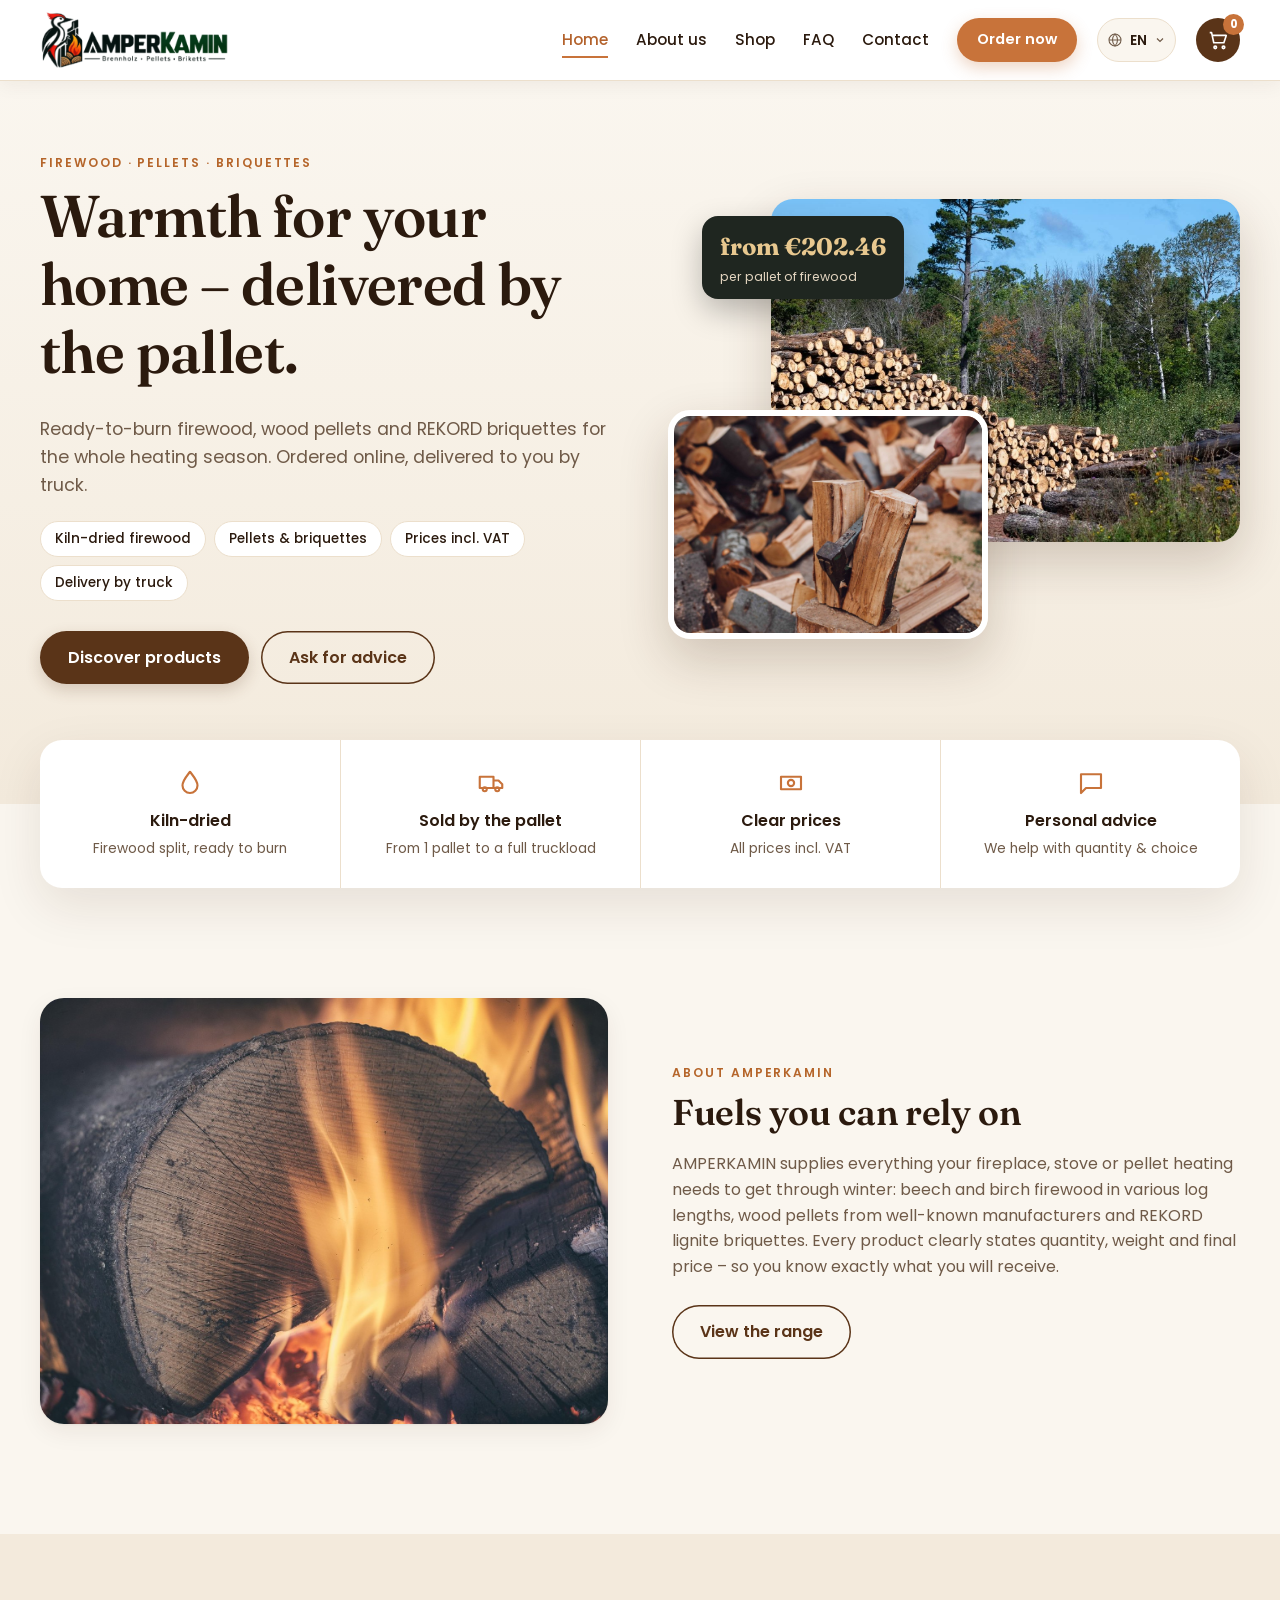
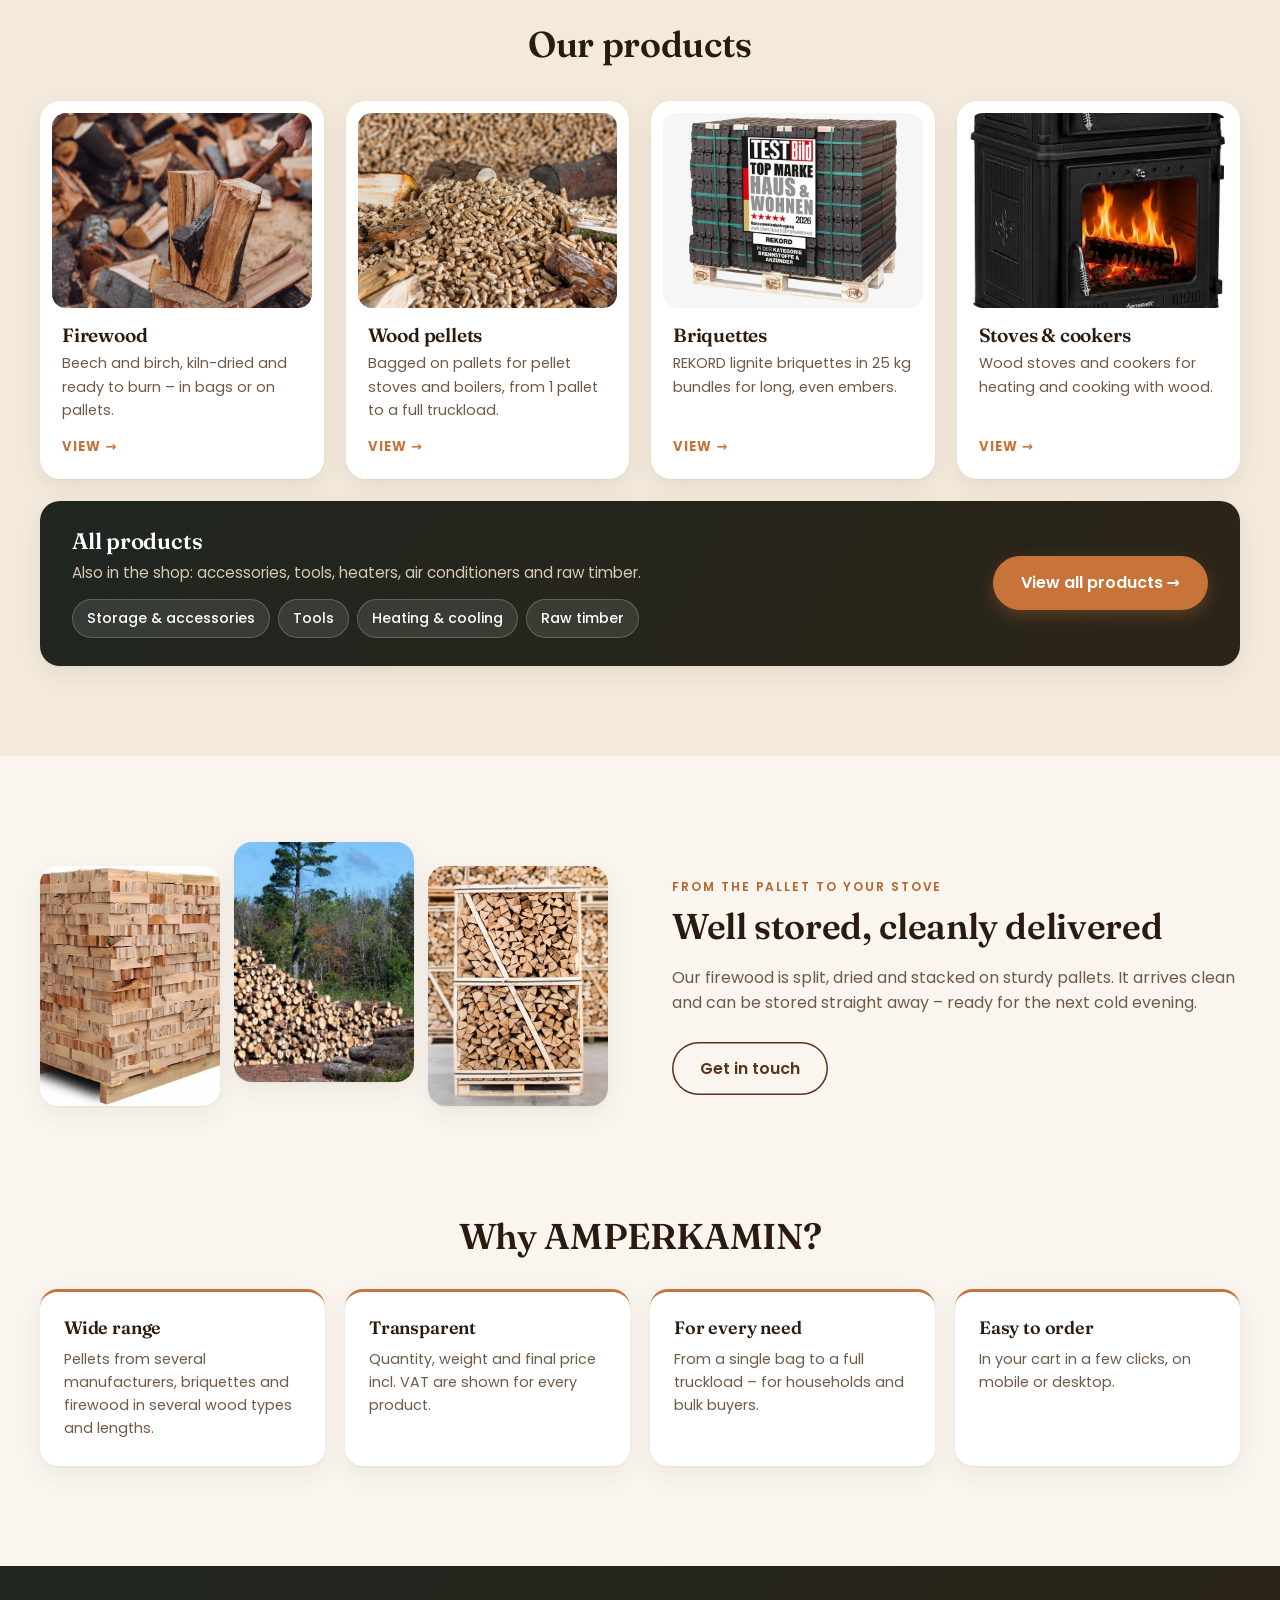
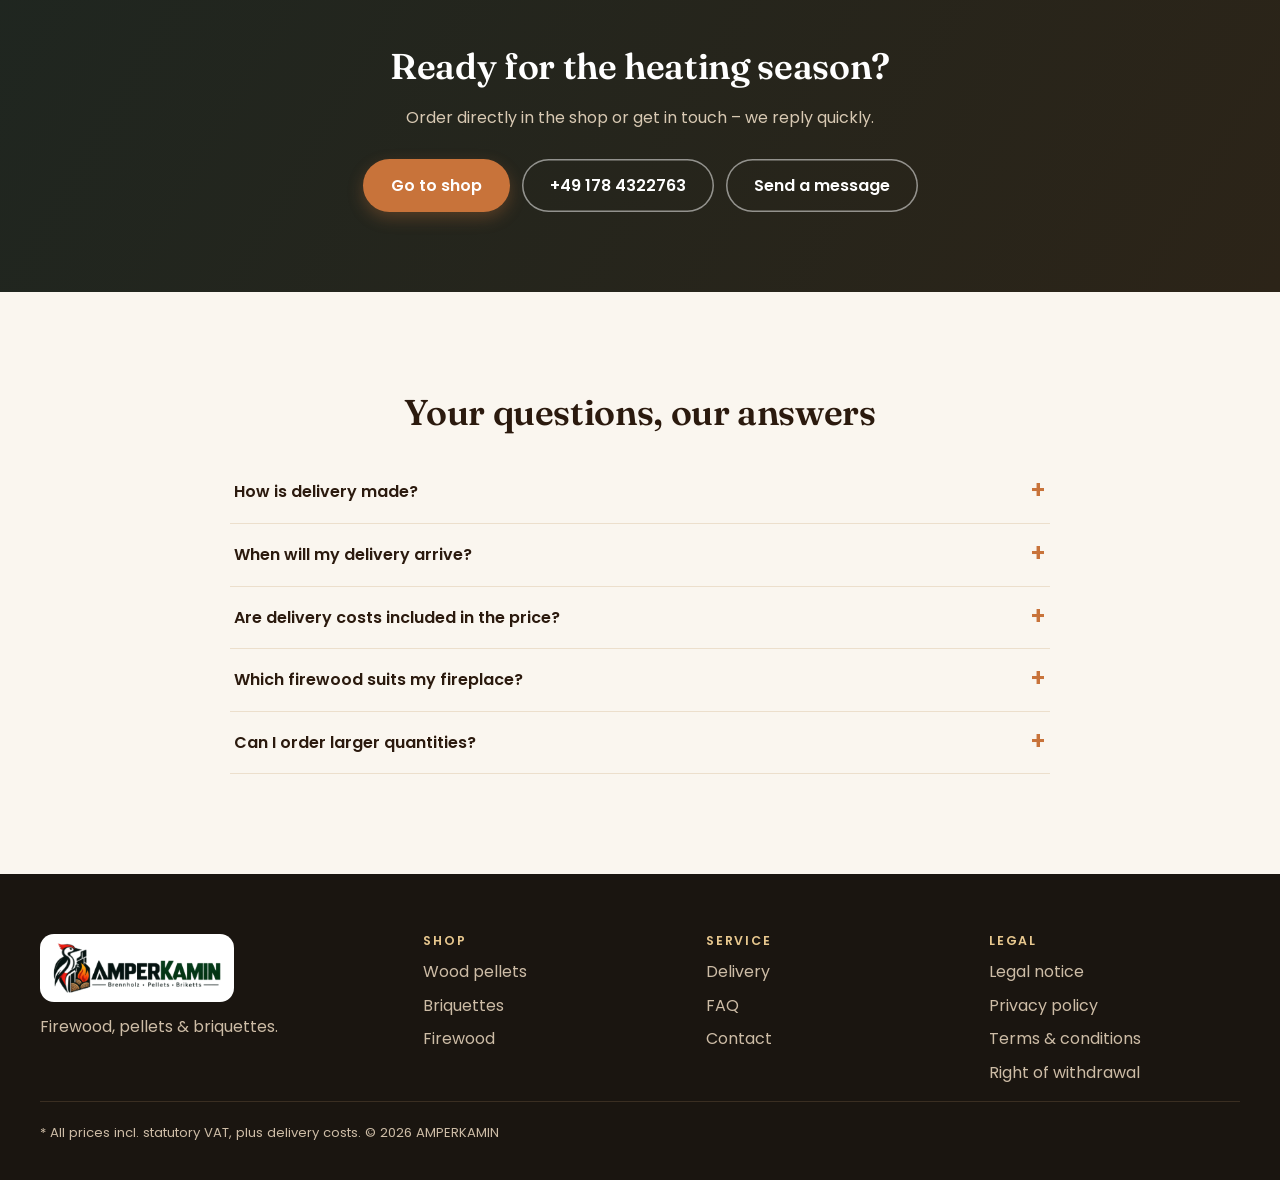
<file: index.html>
<!doctype html>
<html lang="de">
<head>
<meta charset="utf-8">
<meta name="viewport" content="width=device-width, initial-scale=1">
<title>AMPERKAMIN – Brennholz, Pellets & Briketts</title>
<meta name="description" content="Holzpellets, REKORD-Briketts und kammergetrocknetes Brennholz palettenweise bestellen – Preise inkl. MwSt., Lieferung per LKW.">
<meta name="theme-color" content="#1f2620">
<link rel="icon" type="image/png" href="assets/img/favicon.png">
<link rel="preconnect" href="https://fonts.googleapis.com">
<link rel="preconnect" href="https://fonts.gstatic.com" crossorigin>
<link href="https://fonts.googleapis.com/css2?family=Fraunces:opsz,wght@9..144,500;9..144,600&family=Poppins:wght@400;500;600;700&display=swap" rel="stylesheet">
<link rel="stylesheet" href="assets/style.css">
</head>
<body>
<a class="skip" href="#main">Zum Inhalt springen</a>

<header class="header">
  <div class="wrap header__in">
    <a href="index.html" class="logo" aria-label="AMPERKAMIN Startseite"><img src="assets/img/logo-amperkamin.png" alt="AMPERKAMIN – Brennholz · Pellets · Briketts" width="248" height="76"></a>
    <nav class="nav" id="nav" aria-label="Hauptnavigation">
      <a href="index.html" aria-current="page">Startseite</a>
      <a href="ueber-uns.html">Über uns</a>
      <a href="shop.html">Shop</a>
      <a href="#faq">Fragen</a>
      <a href="kontakt.html">Kontakt</a>
    </nav>
    <a href="shop.html" class="btn btn--orange btn--sm header__cta">Bestellen</a>
    <button class="cartbtn" id="openCart" aria-label="Warenkorb öffnen">
      <svg viewBox="0 0 24 24" aria-hidden="true"><path d="M3 4h2l2.4 11h11L21 7H6.2"/><circle cx="9" cy="20" r="1.4"/><circle cx="18" cy="20" r="1.4"/></svg>
      <span class="badge" id="cartCount" aria-live="polite">0</span>
    </button>
    <button class="menubtn" id="menuBtn" aria-label="Menü öffnen" aria-expanded="false" aria-controls="nav"><span></span></button>
  </div>
</header>

<main id="main">
  <!-- Hero -->
  <section class="hero">
    <div class="wrap hero__in">
      <div class="hero__text">
        <p class="eyebrow">Brennholz · Pellets · Briketts</p>
        <h1>Wärme für Ihr Zuhause – direkt auf Palette.</h1>
        <p class="lead">Ofenfertiges Brennholz, Holzpellets und REKORD-Briketts für die ganze Heizsaison. Online bestellt, per LKW zu Ihnen geliefert.</p>
        <ul class="pills">
          <li>Kammergetrocknetes Brennholz</li>
          <li>Pellets &amp; Briketts</li>
          <li>Preise inkl. MwSt.</li>
          <li>Lieferung per LKW</li>
        </ul>
        <div class="hero__cta">
          <a href="shop.html" class="btn">Produkte entdecken</a>
          <a href="kontakt.html" class="btn btn--ghost">Beratung anfragen</a>
        </div>
      </div>
      <div class="hero__collage">
        <img class="hero__img1" src="assets/img/design/holzlager.jpg" alt="Gestapeltes Stammholz am Waldrand" width="1600" height="1067" fetchpriority="high">
        <img class="hero__img2" src="assets/img/design/holzspalten.jpg" alt="Brennholz wird mit der Axt gespalten" width="1600" height="1067">
        <div class="hero__badge"><strong>ab 202,46 €</strong><span>pro Palette Brennholz</span></div>
      </div>
    </div>
  </section>

  <!-- Key facts -->
  <section class="wrap facts" aria-label="Unsere Vorteile">
    <div class="fact">
      <svg viewBox="0 0 24 24" aria-hidden="true"><path d="M12 3c3 4 6 7 6 11a6 6 0 0 1-12 0c0-4 3-7 6-11z"/></svg>
      <strong>Kammergetrocknet</strong><span>Brennholz ofenfertig gespalten</span>
    </div>
    <div class="fact">
      <svg viewBox="0 0 24 24" aria-hidden="true"><path d="M3 7h11v9H3zM14 10h4l3 3v3h-7"/><circle cx="7" cy="17" r="1.6"/><circle cx="17" cy="17" r="1.6"/></svg>
      <strong>Palettenware</strong><span>Von 1 Palette bis zur LKW-Ladung</span>
    </div>
    <div class="fact">
      <svg viewBox="0 0 24 24" aria-hidden="true"><path d="M4 7h16v10H4z"/><circle cx="12" cy="12" r="2.5"/></svg>
      <strong>Klare Preise</strong><span>Alle Preise inkl. MwSt.</span>
    </div>
    <div class="fact">
      <svg viewBox="0 0 24 24" aria-hidden="true"><path d="M4 5h16v11H8l-4 4z"/></svg>
      <strong>Persönliche Beratung</strong><span>Wir helfen bei Menge &amp; Wahl</span>
    </div>
  </section>

  <!-- About -->
  <section id="ueber" class="wrap split">
    <img src="assets/img/design/feuer.jpg" alt="Brennendes Holzscheit im Kamin" loading="lazy">
    <div>
      <p class="eyebrow">Über AMPERKAMIN</p>
      <h2>Brennstoffe, auf die Sie sich verlassen können</h2>
      <p>AMPERKAMIN liefert alles, was Ihren Kamin, Ofen oder Ihre Pelletheizung durch den Winter bringt: Buchen- und Birkenholz in verschiedenen Scheitlängen, Holzpellets bekannter Hersteller und REKORD-Braunkohlebriketts. Jedes Produkt ist mit Menge, Gewicht und Endpreis klar beschrieben – damit Sie genau wissen, was bei Ihnen ankommt.</p>
      <a href="shop.html" class="btn btn--ghost">Zum Sortiment</a>
    </div>
  </section>

  <!-- Categories -->
  <section id="kategorien" class="band">
    <div class="wrap">
      <h2 class="center">Unsere Produkte</h2>
      <div class="catcards">
        <a class="catcard" href="shop.html?cat=kaminholz">
          <img src="assets/img/design/holzspalten.jpg" alt="" loading="lazy">
          <h3>Kaminholz</h3><p>Buche und Birke, kammergetrocknet und ofenfertig – in Säcken oder auf Palette.</p><span class="more-link">Ansehen →</span>
        </a>
        <a class="catcard" href="shop.html?cat=holzpellets">
          <img src="assets/img/design/pellets.jpg" alt="" loading="lazy">
          <h3>Holzpellets</h3><p>Sackware auf Palette für Pelletöfen und -heizungen, von 1 Palette bis zur LKW-Ladung.</p><span class="more-link">Ansehen →</span>
        </a>
        <a class="catcard" href="shop.html?cat=briketts">
          <img src="assets/img/produkte/25kg-palette-testsiegel2026-produktbild_1920_1920x1920-1-800x800.jpg" alt="" loading="lazy">
          <h3>Briketts</h3><p>REKORD-Braunkohlebriketts im 25-kg-Gebinde für lange, gleichmäßige Glut.</p><span class="more-link">Ansehen →</span>
        </a>
        <a class="catcard" href="shop.html?cat=oefen">
          <img src="assets/img/design/kaminofen.jpg" alt="" loading="lazy">
          <h3>Öfen &amp; Herde</h3><p>Kaminöfen und Holz-Küchenherde für Wärme und Kochen mit Holz.</p><span class="more-link">Ansehen →</span>
        </a>
      </div>
      <div class="allprods">
        <div class="allprods__text">
          <h3>Alle Produkte</h3>
          <p>Außerdem im Shop: Zubehör, Werkzeug, Heizgeräte, Klimageräte und Rohholz.</p>
          <ul class="allprods__chips">
            <li><a href="shop.html?cat=zubehoer">Lagerung &amp; Zubehör</a></li>
            <li><a href="shop.html?cat=werkzeug">Werkzeug</a></li>
            <li><a href="shop.html?cat=klima">Heizen &amp; Klima</a></li>
            <li><a href="shop.html?cat=rohholz">Rohholz</a></li>
          </ul>
        </div>
        <a class="btn btn--orange" href="shop.html">Alle Produkte ansehen →</a>
      </div>
    </div>
  </section>

  <!-- Story -->
  <section class="wrap story">
    <div class="story__imgs">
      <img src="assets/img/produkte/Brennholz-Buche-Abschnitte-1-FM-1_2048x2048.jpg" alt="Buchenholz-Abschnitte" loading="lazy">
      <img src="assets/img/design/holzlager.jpg" alt="Holzstapel im Wald" loading="lazy">
      <img src="assets/img/produkte/hele-pallet-beukenhout-recht-blur-inzoom-light_2048x2048.jpg" alt="Palette mit gespaltenem Buchenholz" loading="lazy">
    </div>
    <div>
      <p class="eyebrow">Von der Palette in Ihren Ofen</p>
      <h2>Gut gelagert, sauber geliefert</h2>
      <p>Unser Brennholz wird gespalten, getrocknet und auf stabilen Paletten gestapelt. So kommt es sauber bei Ihnen an und lässt sich direkt einlagern – bereit für den nächsten kalten Abend.</p>
      <a href="kontakt.html" class="btn btn--ghost">Kontakt aufnehmen</a>
    </div>
  </section>

  <!-- Why us -->
  <section class="wrap why">
    <h2 class="center">Warum AMPERKAMIN?</h2>
    <div class="why__grid">
      <article><h3>Große Auswahl</h3><p>Pellets verschiedener Hersteller, Briketts und Brennholz in mehreren Holzarten und Längen.</p></article>
      <article><h3>Transparent</h3><p>Menge, Gewicht und Endpreis inkl. MwSt. stehen bei jedem Produkt.</p></article>
      <article><h3>Für jeden Bedarf</h3><p>Vom Einzelsack bis zur LKW-Ladung – passend für Haushalt und Großabnehmer.</p></article>
      <article><h3>Einfach bestellt</h3><p>In wenigen Klicks im Warenkorb, auf dem Handy wie am Computer.</p></article>
    </div>
  </section>

  <!-- CTA -->
  <section class="ctaband" id="kontakt">
    <div class="wrap">
      <h2>Bereit für die Heizsaison?</h2>
      <p>Bestellen Sie direkt im Shop oder sprechen Sie uns an – wir antworten schnell.</p>
      <div class="ctaband__btns">
        <a href="shop.html" class="btn btn--orange">Zum Shop</a>
        <a href="tel:+491784322763" class="btn btn--outline-light">+49 178 4322763</a>
        <a href="kontakt.html" class="btn btn--outline-light">Nachricht schreiben</a>
      </div>
    </div>
  </section>

  <!-- FAQ -->
  <section id="faq" class="wrap faq-single">
    <h2 class="center">Ihre Fragen, unsere Antworten</h2>
    <details><summary>Wie wird geliefert?</summary><p>Palettenware wird per LKW bis zur Bordsteinkante geliefert. Bitte sorgen Sie für eine befahrbare Zufahrt und einen ebenen Abladeplatz.</p></details>
    <details><summary>Wann kommt meine Lieferung?</summary><p>Nach Ihrer Bestellung melden wir uns, um einen passenden Liefertermin abzustimmen.</p></details>
    <details><summary>Sind die Lieferkosten im Preis enthalten?</summary><p>Die angezeigten Preise enthalten die gesetzliche MwSt. Die Lieferkosten werden vor Abschluss der Bestellung angezeigt.</p></details>
    <details><summary>Welches Brennholz eignet sich für meinen Kamin?</summary><p>Buche brennt lange und gleichmäßig, Birke zündet schnell und brennt mit schönem Flammenbild. Achten Sie auf die passende Scheitlänge (25, 28 oder 33 cm) für Ihren Brennraum.</p></details>
    <details><summary>Kann ich größere Mengen bestellen?</summary><p>Ja – für Großmengen und LKW-Ladungen sprechen Sie uns gerne für ein individuelles Angebot an.</p></details>
  </section>
</main>

<footer class="footer">
  <div class="wrap footer__in">
    <div>
      <a href="index.html" class="logo logo--card" aria-label="AMPERKAMIN Startseite"><img src="assets/img/logo-amperkamin.png" alt="AMPERKAMIN" width="248" height="76" loading="lazy"></a>
      <p>Brennholz, Pellets &amp; Briketts.</p>
    </div>
    <div><h3>Shop</h3><a href="shop.html?cat=holzpellets">Holzpellets</a><a href="shop.html?cat=briketts">Briketts</a><a href="shop.html?cat=kaminholz">Kaminholz</a></div>
    <div><h3>Service</h3><a href="#faq">Lieferung</a><a href="#faq">Häufige Fragen</a><a href="kontakt.html">Kontakt</a></div>
    <div><h3>Rechtliches</h3><a href="impressum.html">Impressum</a><a href="datenschutz.html">Datenschutz</a><a href="agb.html">AGB</a><a href="widerruf.html">Widerrufsbelehrung</a></div>
  </div>
  <p class="wrap footer__legal">* Alle Preise inkl. gesetzl. MwSt., zzgl. Lieferkosten. © 2026 AMPERKAMIN</p>
</footer>

<div class="overlay" id="overlay" hidden></div>
<aside class="drawer" id="drawer" aria-label="Warenkorb" aria-hidden="true" tabindex="-1">
  <div class="drawer__head"><h2>Warenkorb</h2><button class="icon" id="closeCart" aria-label="Warenkorb schließen">✕</button></div>
  <ul class="drawer__list" id="cartList"></ul>
  <div class="drawer__foot">
    <div class="sum"><span>Zwischensumme</span><strong id="cartSum">0,00 €</strong></div>
    <p class="muted small">inkl. MwSt., zzgl. Lieferkosten</p>
    <button class="btn btn--block" id="checkout">Zur Kasse</button>
  </div>
</aside>
<div class="toast" id="toast" role="status" aria-live="polite"></div>

<script src="data/catalogue.js"></script>
<script src="data/neue-produkte.js"></script>
<script src="assets/lang.js"></script>
<script src="assets/i18n.js"></script>
<script src="assets/app.js"></script>
</body>
</html>
</file>
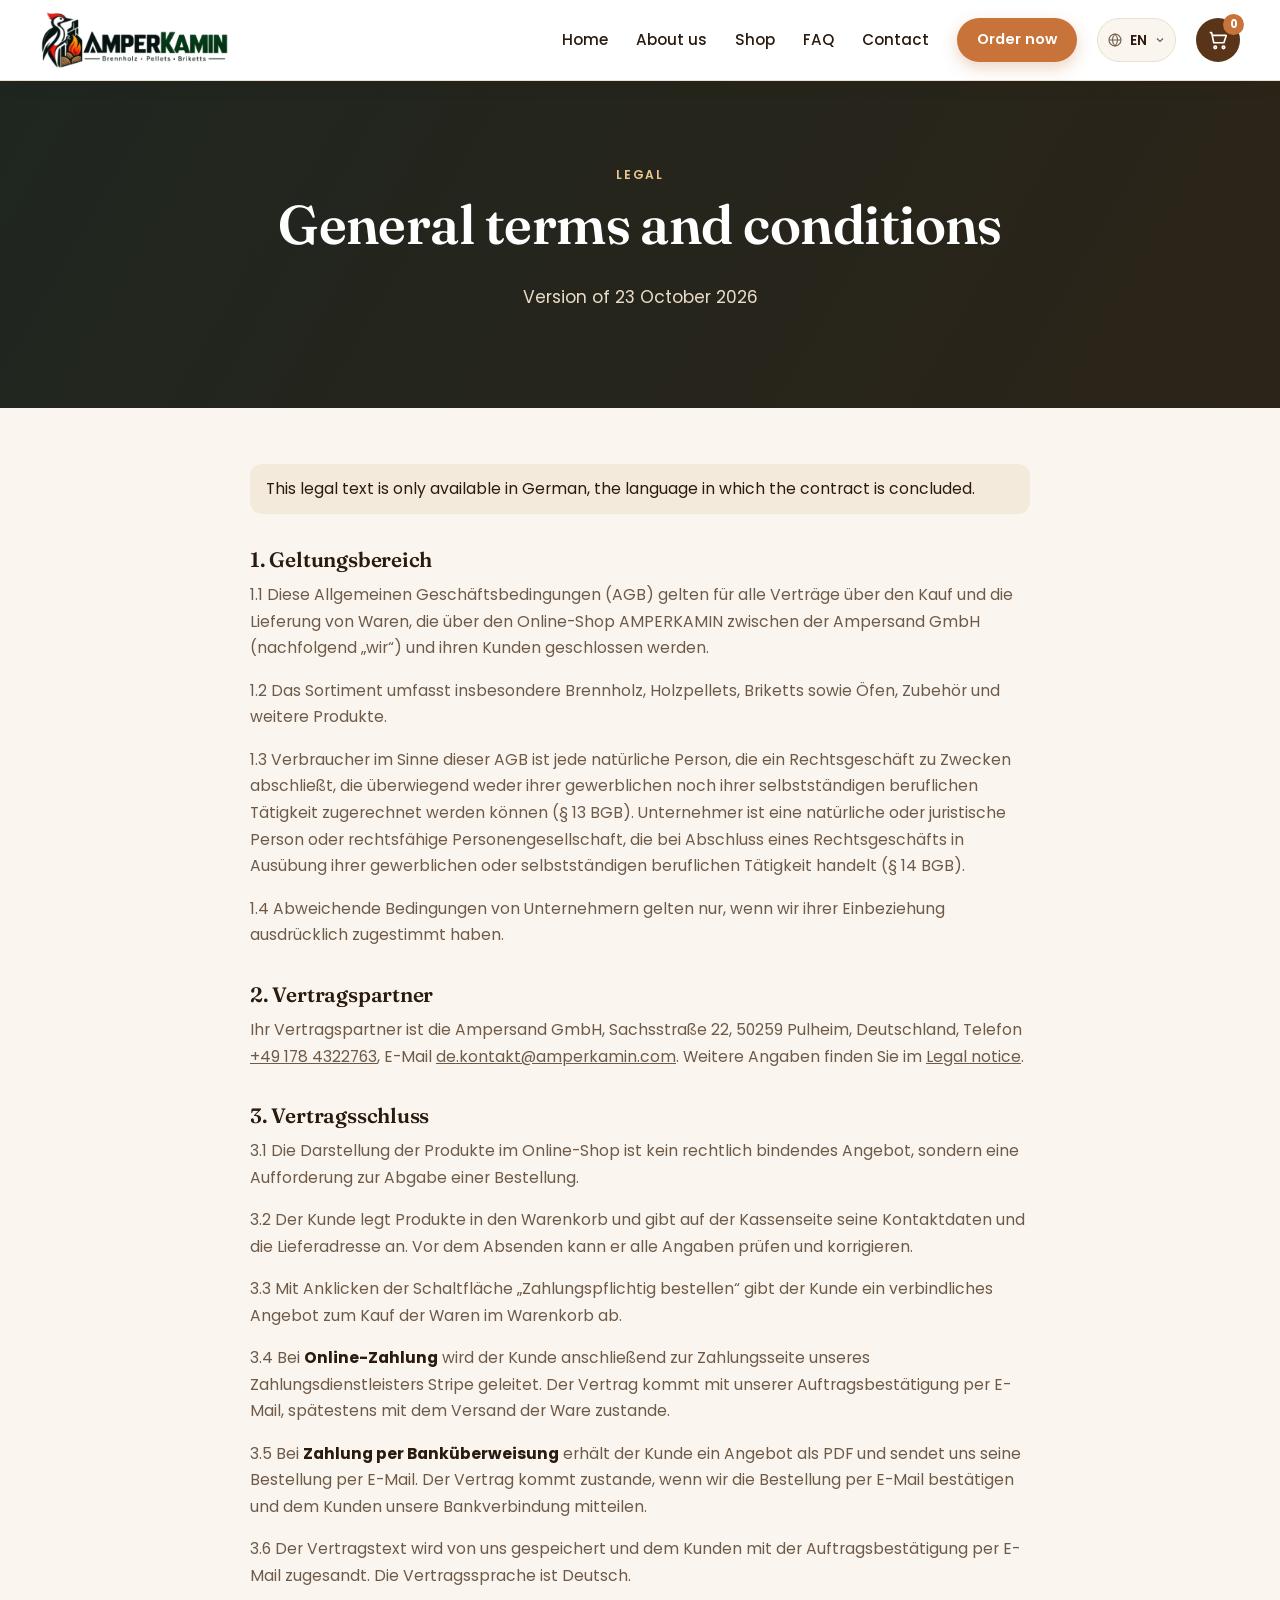
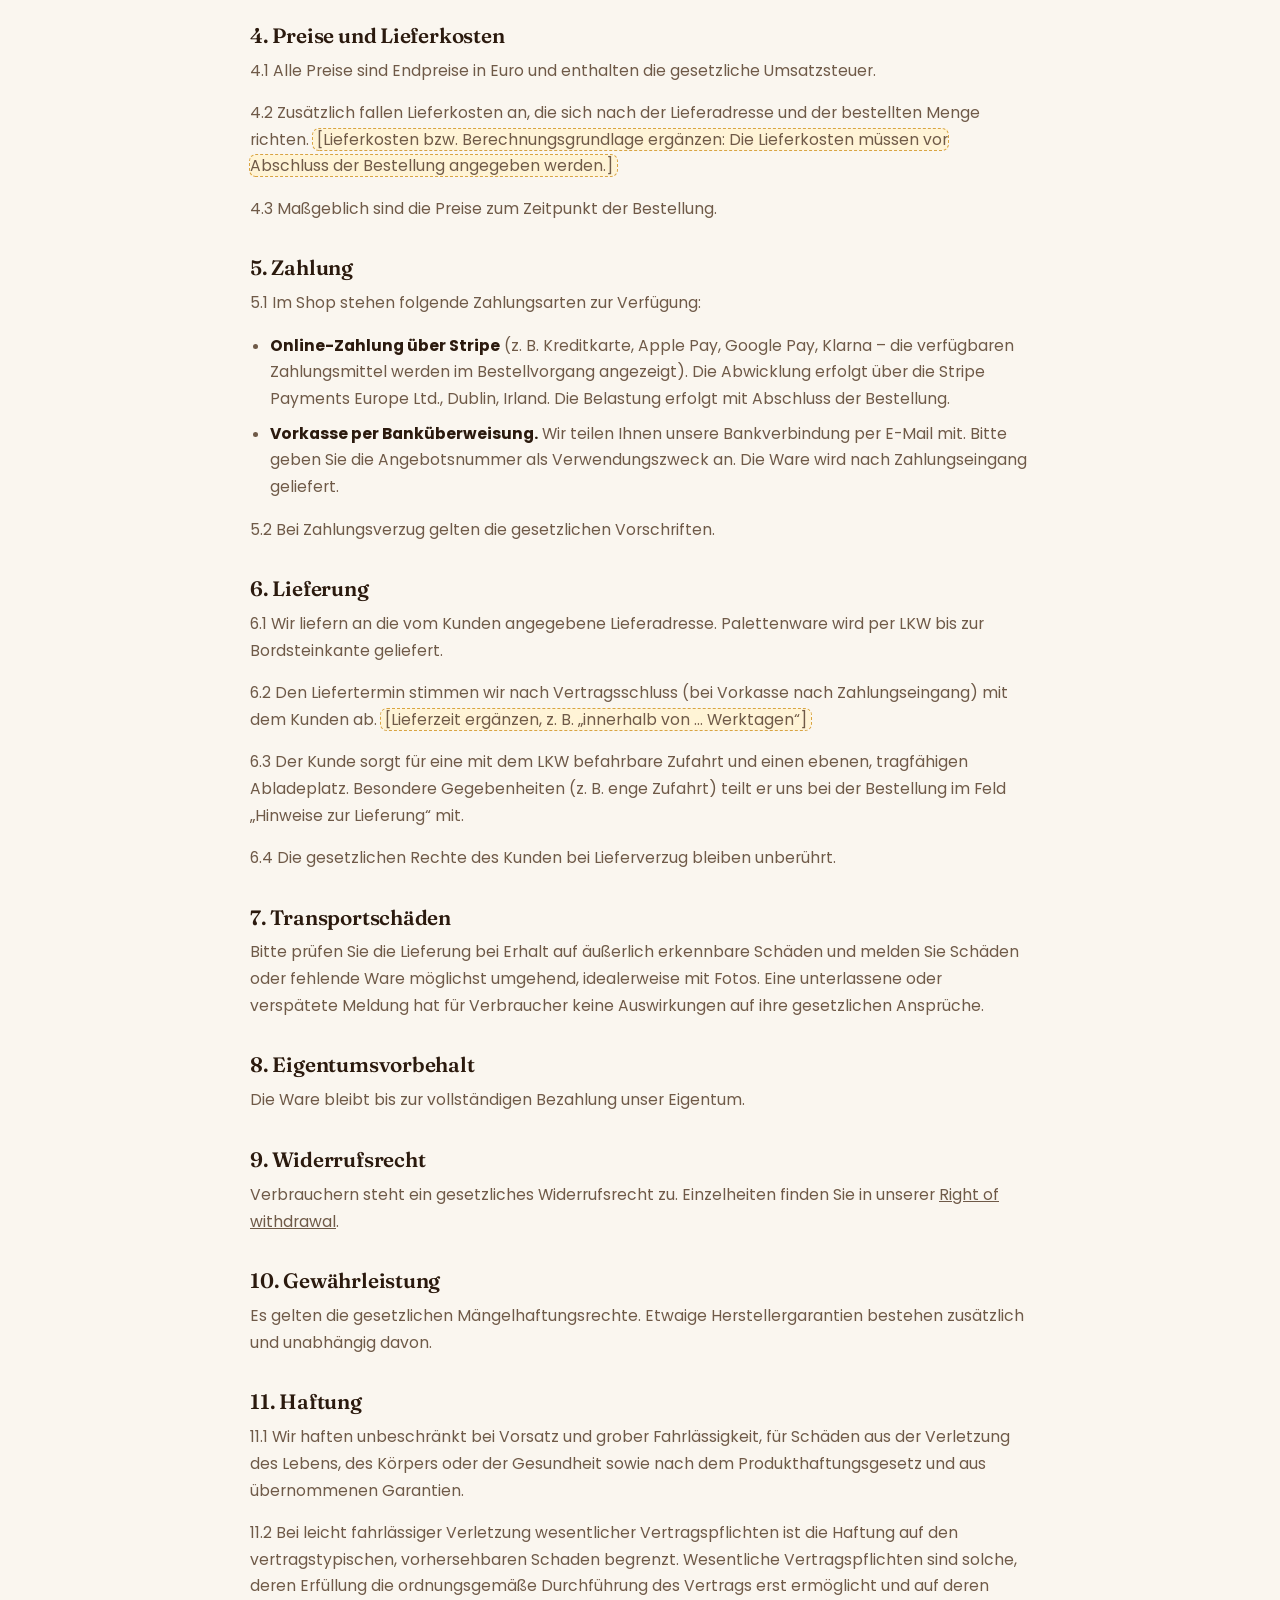
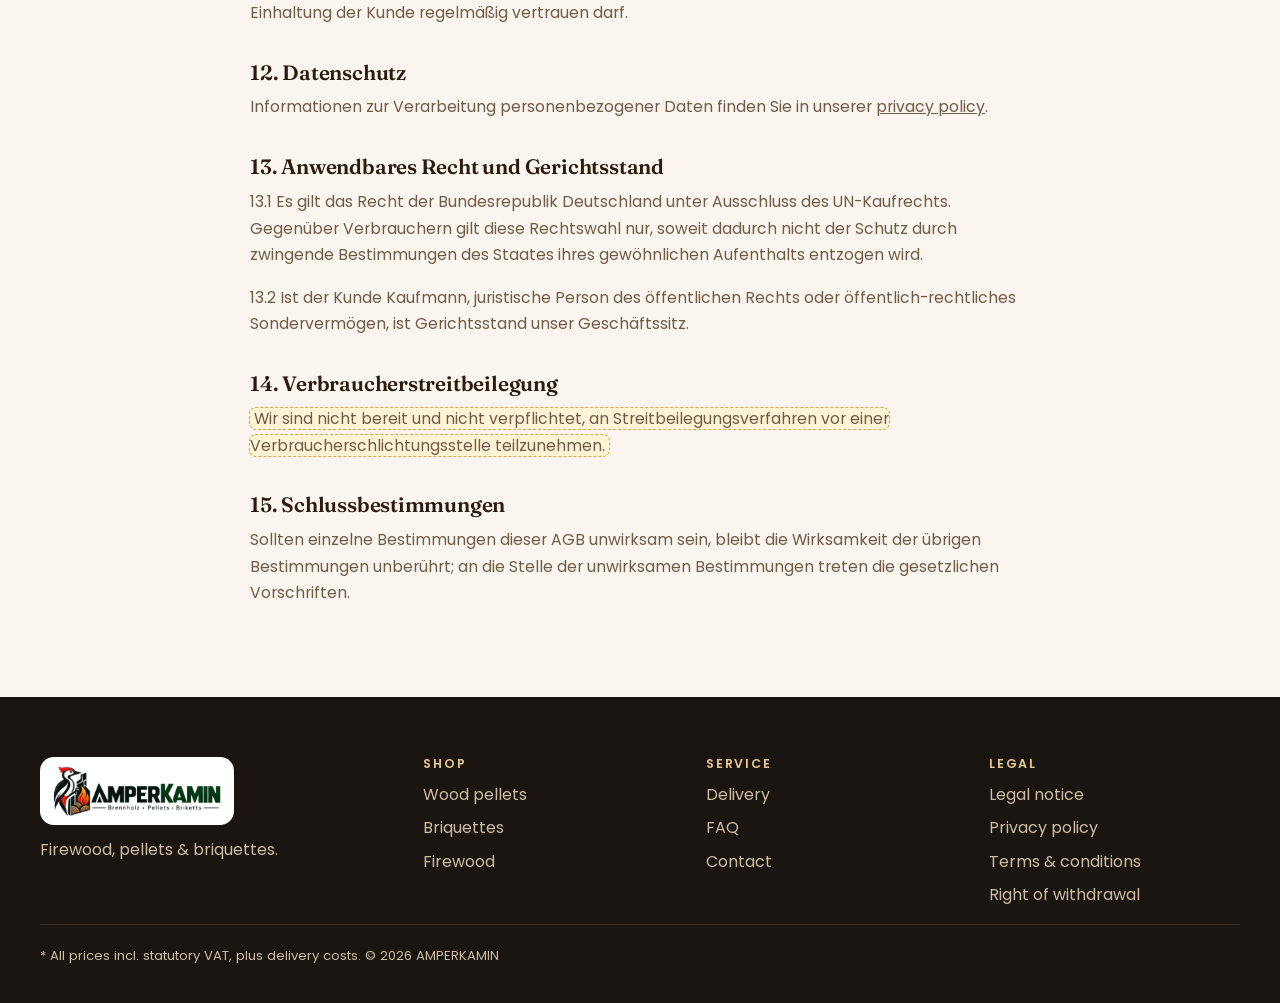
<file: agb.html>
<!doctype html>
<html lang="de">
<head>
<meta charset="utf-8">
<meta name="viewport" content="width=device-width, initial-scale=1">
<title>AGB – AMPERKAMIN</title>
<meta name="description" content="Allgemeine Geschäftsbedingungen des Online-Shops AMPERKAMIN.">
<meta name="theme-color" content="#1f2620">
<link rel="icon" type="image/png" href="assets/img/favicon.png">
<link rel="preconnect" href="https://fonts.googleapis.com">
<link rel="preconnect" href="https://fonts.gstatic.com" crossorigin>
<link href="https://fonts.googleapis.com/css2?family=Fraunces:opsz,wght@9..144,500;9..144,600&family=Poppins:wght@400;500;600;700&display=swap" rel="stylesheet">
<link rel="stylesheet" href="assets/style.css">
</head>
<body>
<a class="skip" href="#main">Zum Inhalt springen</a>

<header class="header">
  <div class="wrap header__in">
    <a href="index.html" class="logo" aria-label="AMPERKAMIN Startseite"><img src="assets/img/logo-amperkamin.png" alt="AMPERKAMIN – Brennholz · Pellets · Briketts" width="248" height="76"></a>
    <nav class="nav" id="nav" aria-label="Hauptnavigation">
      <a href="index.html">Startseite</a>
      <a href="ueber-uns.html">Über uns</a>
      <a href="shop.html">Shop</a>
      <a href="index.html#faq">Fragen</a>
      <a href="kontakt.html">Kontakt</a>
    </nav>
    <a href="shop.html" class="btn btn--orange btn--sm header__cta">Bestellen</a>
    <button class="cartbtn" id="openCart" aria-label="Warenkorb öffnen">
      <svg viewBox="0 0 24 24" aria-hidden="true"><path d="M3 4h2l2.4 11h11L21 7H6.2"/><circle cx="9" cy="20" r="1.4"/><circle cx="18" cy="20" r="1.4"/></svg>
      <span class="badge" id="cartCount" aria-live="polite">0</span>
    </button>
    <button class="menubtn" id="menuBtn" aria-label="Menü öffnen" aria-expanded="false" aria-controls="nav"><span></span></button>
  </div>
</header>

<main id="main">
  <section class="darkhead">
    <div class="wrap">
      <p class="eyebrow">Rechtliches</p>
      <h1>Allgemeine Geschäftsbedingungen</h1>
      <p>Stand: 23. Oktober 2026</p>
    </div>
  </section>

  <article class="wrap prose legal">
    <p class="legal__note">Dieser Rechtstext ist nur auf Deutsch verfügbar. Der Vertrag wird in deutscher Sprache geschlossen.</p>

    <h2>1. Geltungsbereich</h2>
    <p>1.1 Diese Allgemeinen Geschäftsbedingungen (AGB) gelten für alle Verträge über den Kauf und die Lieferung von Waren, die über den Online-Shop AMPERKAMIN zwischen der Ampersand GmbH (nachfolgend „wir“) und ihren Kunden geschlossen werden.</p>
    <p>1.2 Das Sortiment umfasst insbesondere Brennholz, Holzpellets, Briketts sowie Öfen, Zubehör und weitere Produkte.</p>
    <p>1.3 Verbraucher im Sinne dieser AGB ist jede natürliche Person, die ein Rechtsgeschäft zu Zwecken abschließt, die überwiegend weder ihrer gewerblichen noch ihrer selbstständigen beruflichen Tätigkeit zugerechnet werden können (§ 13 BGB). Unternehmer ist eine natürliche oder juristische Person oder rechtsfähige Personengesellschaft, die bei Abschluss eines Rechtsgeschäfts in Ausübung ihrer gewerblichen oder selbstständigen beruflichen Tätigkeit handelt (§ 14 BGB).</p>
    <p>1.4 Abweichende Bedingungen von Unternehmern gelten nur, wenn wir ihrer Einbeziehung ausdrücklich zugestimmt haben.</p>

    <h2>2. Vertragspartner</h2>
    <p>Ihr Vertragspartner ist die Ampersand GmbH, Sachsstraße 22, 50259 Pulheim, Deutschland, Telefon <a href="tel:+491784322763">+49 178 4322763</a>, E-Mail <a href="mailto:de.kontakt@amperkamin.com">de.kontakt@amperkamin.com</a>. Weitere Angaben finden Sie im <a href="impressum.html">Impressum</a>.</p>

    <h2>3. Vertragsschluss</h2>
    <p>3.1 Die Darstellung der Produkte im Online-Shop ist kein rechtlich bindendes Angebot, sondern eine Aufforderung zur Abgabe einer Bestellung.</p>
    <p>3.2 Der Kunde legt Produkte in den Warenkorb und gibt auf der Kassenseite seine Kontaktdaten und die Lieferadresse an. Vor dem Absenden kann er alle Angaben prüfen und korrigieren.</p>
    <p>3.3 Mit Anklicken der Schaltfläche „Zahlungspflichtig bestellen“ gibt der Kunde ein verbindliches Angebot zum Kauf der Waren im Warenkorb ab.</p>
    <p>3.4 Bei <strong>Online-Zahlung</strong> wird der Kunde anschließend zur Zahlungsseite unseres Zahlungsdienstleisters Stripe geleitet. Der Vertrag kommt mit unserer Auftragsbestätigung per E-Mail, spätestens mit dem Versand der Ware zustande.</p>
    <p>3.5 Bei <strong>Zahlung per Banküberweisung</strong> erhält der Kunde ein Angebot als PDF und sendet uns seine Bestellung per E-Mail. Der Vertrag kommt zustande, wenn wir die Bestellung per E-Mail bestätigen und dem Kunden unsere Bankverbindung mitteilen.</p>
    <p>3.6 Der Vertragstext wird von uns gespeichert und dem Kunden mit der Auftragsbestätigung per E-Mail zugesandt. Die Vertragssprache ist Deutsch.</p>

    <h2>4. Preise und Lieferkosten</h2>
    <p>4.1 Alle Preise sind Endpreise in Euro und enthalten die gesetzliche Umsatzsteuer.</p>
    <p>4.2 Zusätzlich fallen Lieferkosten an, die sich nach der Lieferadresse und der bestellten Menge richten. <span class="ph">[Lieferkosten bzw. Berechnungsgrundlage ergänzen: Die Lieferkosten müssen vor Abschluss der Bestellung angegeben werden.]</span></p>
    <p>4.3 Maßgeblich sind die Preise zum Zeitpunkt der Bestellung.</p>

    <h2>5. Zahlung</h2>
    <p>5.1 Im Shop stehen folgende Zahlungsarten zur Verfügung:</p>
    <ul>
      <li><strong>Online-Zahlung über Stripe</strong> (z. B. Kreditkarte, Apple Pay, Google Pay, Klarna – die verfügbaren Zahlungsmittel werden im Bestellvorgang angezeigt). Die Abwicklung erfolgt über die Stripe Payments Europe Ltd., Dublin, Irland. Die Belastung erfolgt mit Abschluss der Bestellung.</li>
      <li><strong>Vorkasse per Banküberweisung.</strong> Wir teilen Ihnen unsere Bankverbindung per E-Mail mit. Bitte geben Sie die Angebotsnummer als Verwendungszweck an. Die Ware wird nach Zahlungseingang geliefert.</li>
    </ul>
    <p>5.2 Bei Zahlungsverzug gelten die gesetzlichen Vorschriften.</p>

    <h2>6. Lieferung</h2>
    <p>6.1 Wir liefern an die vom Kunden angegebene Lieferadresse. Palettenware wird per LKW bis zur Bordsteinkante geliefert.</p>
    <p>6.2 Den Liefertermin stimmen wir nach Vertragsschluss (bei Vorkasse nach Zahlungseingang) mit dem Kunden ab. <span class="ph">[Lieferzeit ergänzen, z. B. „innerhalb von … Werktagen“]</span></p>
    <p>6.3 Der Kunde sorgt für eine mit dem LKW befahrbare Zufahrt und einen ebenen, tragfähigen Abladeplatz. Besondere Gegebenheiten (z. B. enge Zufahrt) teilt er uns bei der Bestellung im Feld „Hinweise zur Lieferung“ mit.</p>
    <p>6.4 Die gesetzlichen Rechte des Kunden bei Lieferverzug bleiben unberührt.</p>

    <h2>7. Transportschäden</h2>
    <p>Bitte prüfen Sie die Lieferung bei Erhalt auf äußerlich erkennbare Schäden und melden Sie Schäden oder fehlende Ware möglichst umgehend, idealerweise mit Fotos. Eine unterlassene oder verspätete Meldung hat für Verbraucher keine Auswirkungen auf ihre gesetzlichen Ansprüche.</p>

    <h2>8. Eigentumsvorbehalt</h2>
    <p>Die Ware bleibt bis zur vollständigen Bezahlung unser Eigentum.</p>

    <h2>9. Widerrufsrecht</h2>
    <p>Verbrauchern steht ein gesetzliches Widerrufsrecht zu. Einzelheiten finden Sie in unserer <a href="widerruf.html">Widerrufsbelehrung</a>.</p>

    <h2>10. Gewährleistung</h2>
    <p>Es gelten die gesetzlichen Mängelhaftungsrechte. Etwaige Herstellergarantien bestehen zusätzlich und unabhängig davon.</p>

    <h2>11. Haftung</h2>
    <p>11.1 Wir haften unbeschränkt bei Vorsatz und grober Fahrlässigkeit, für Schäden aus der Verletzung des Lebens, des Körpers oder der Gesundheit sowie nach dem Produkthaftungsgesetz und aus übernommenen Garantien.</p>
    <p>11.2 Bei leicht fahrlässiger Verletzung wesentlicher Vertragspflichten ist die Haftung auf den vertragstypischen, vorhersehbaren Schaden begrenzt. Wesentliche Vertragspflichten sind solche, deren Erfüllung die ordnungsgemäße Durchführung des Vertrags erst ermöglicht und auf deren Einhaltung der Kunde regelmäßig vertrauen darf.</p>

    <h2>12. Datenschutz</h2>
    <p>Informationen zur Verarbeitung personenbezogener Daten finden Sie in unserer <a href="datenschutz.html">Datenschutzerklärung</a>.</p>

    <h2>13. Anwendbares Recht und Gerichtsstand</h2>
    <p>13.1 Es gilt das Recht der Bundesrepublik Deutschland unter Ausschluss des UN-Kaufrechts. Gegenüber Verbrauchern gilt diese Rechtswahl nur, soweit dadurch nicht der Schutz durch zwingende Bestimmungen des Staates ihres gewöhnlichen Aufenthalts entzogen wird.</p>
    <p>13.2 Ist der Kunde Kaufmann, juristische Person des öffentlichen Rechts oder öffentlich-rechtliches Sondervermögen, ist Gerichtsstand unser Geschäftssitz.</p>

    <h2>14. Verbraucherstreitbeilegung</h2>
    <p><span class="ph">Wir sind nicht bereit und nicht verpflichtet, an Streitbeilegungsverfahren vor einer Verbraucherschlichtungsstelle teilzunehmen.</span></p>

    <h2>15. Schlussbestimmungen</h2>
    <p>Sollten einzelne Bestimmungen dieser AGB unwirksam sein, bleibt die Wirksamkeit der übrigen Bestimmungen unberührt; an die Stelle der unwirksamen Bestimmungen treten die gesetzlichen Vorschriften.</p>
  </article>
</main>

<footer class="footer">
  <div class="wrap footer__in">
    <div>
      <a href="index.html" class="logo logo--card" aria-label="AMPERKAMIN Startseite"><img src="assets/img/logo-amperkamin.png" alt="AMPERKAMIN" width="248" height="76" loading="lazy"></a>
      <p>Brennholz, Pellets &amp; Briketts.</p>
    </div>
    <div><h3>Shop</h3><a href="shop.html?cat=holzpellets">Holzpellets</a><a href="shop.html?cat=briketts">Briketts</a><a href="shop.html?cat=kaminholz">Kaminholz</a></div>
    <div><h3>Service</h3><a href="index.html#faq">Lieferung</a><a href="index.html#faq">Häufige Fragen</a><a href="kontakt.html">Kontakt</a></div>
    <div><h3>Rechtliches</h3><a href="impressum.html">Impressum</a><a href="datenschutz.html">Datenschutz</a><a href="agb.html">AGB</a><a href="widerruf.html">Widerrufsbelehrung</a></div>
  </div>
  <p class="wrap footer__legal">* Alle Preise inkl. gesetzl. MwSt., zzgl. Lieferkosten. © 2026 AMPERKAMIN</p>
</footer>

<div class="overlay" id="overlay" hidden></div>
<aside class="drawer" id="drawer" aria-label="Warenkorb" aria-hidden="true" tabindex="-1">
  <div class="drawer__head"><h2>Warenkorb</h2><button class="icon" id="closeCart" aria-label="Warenkorb schließen">✕</button></div>
  <ul class="drawer__list" id="cartList"></ul>
  <div class="drawer__foot">
    <div class="sum"><span>Zwischensumme</span><strong id="cartSum">0,00 €</strong></div>
    <p class="muted small">inkl. MwSt., zzgl. Lieferkosten</p>
    <button class="btn btn--block" id="checkout">Zur Kasse</button>
  </div>
</aside>
<div class="toast" id="toast" role="status" aria-live="polite"></div>

<script src="data/catalogue.js"></script>
<script src="data/neue-produkte.js"></script>
<script src="assets/lang.js"></script>
<script src="assets/i18n.js"></script>
<script src="assets/app.js"></script>
</body>
</html>
</file>
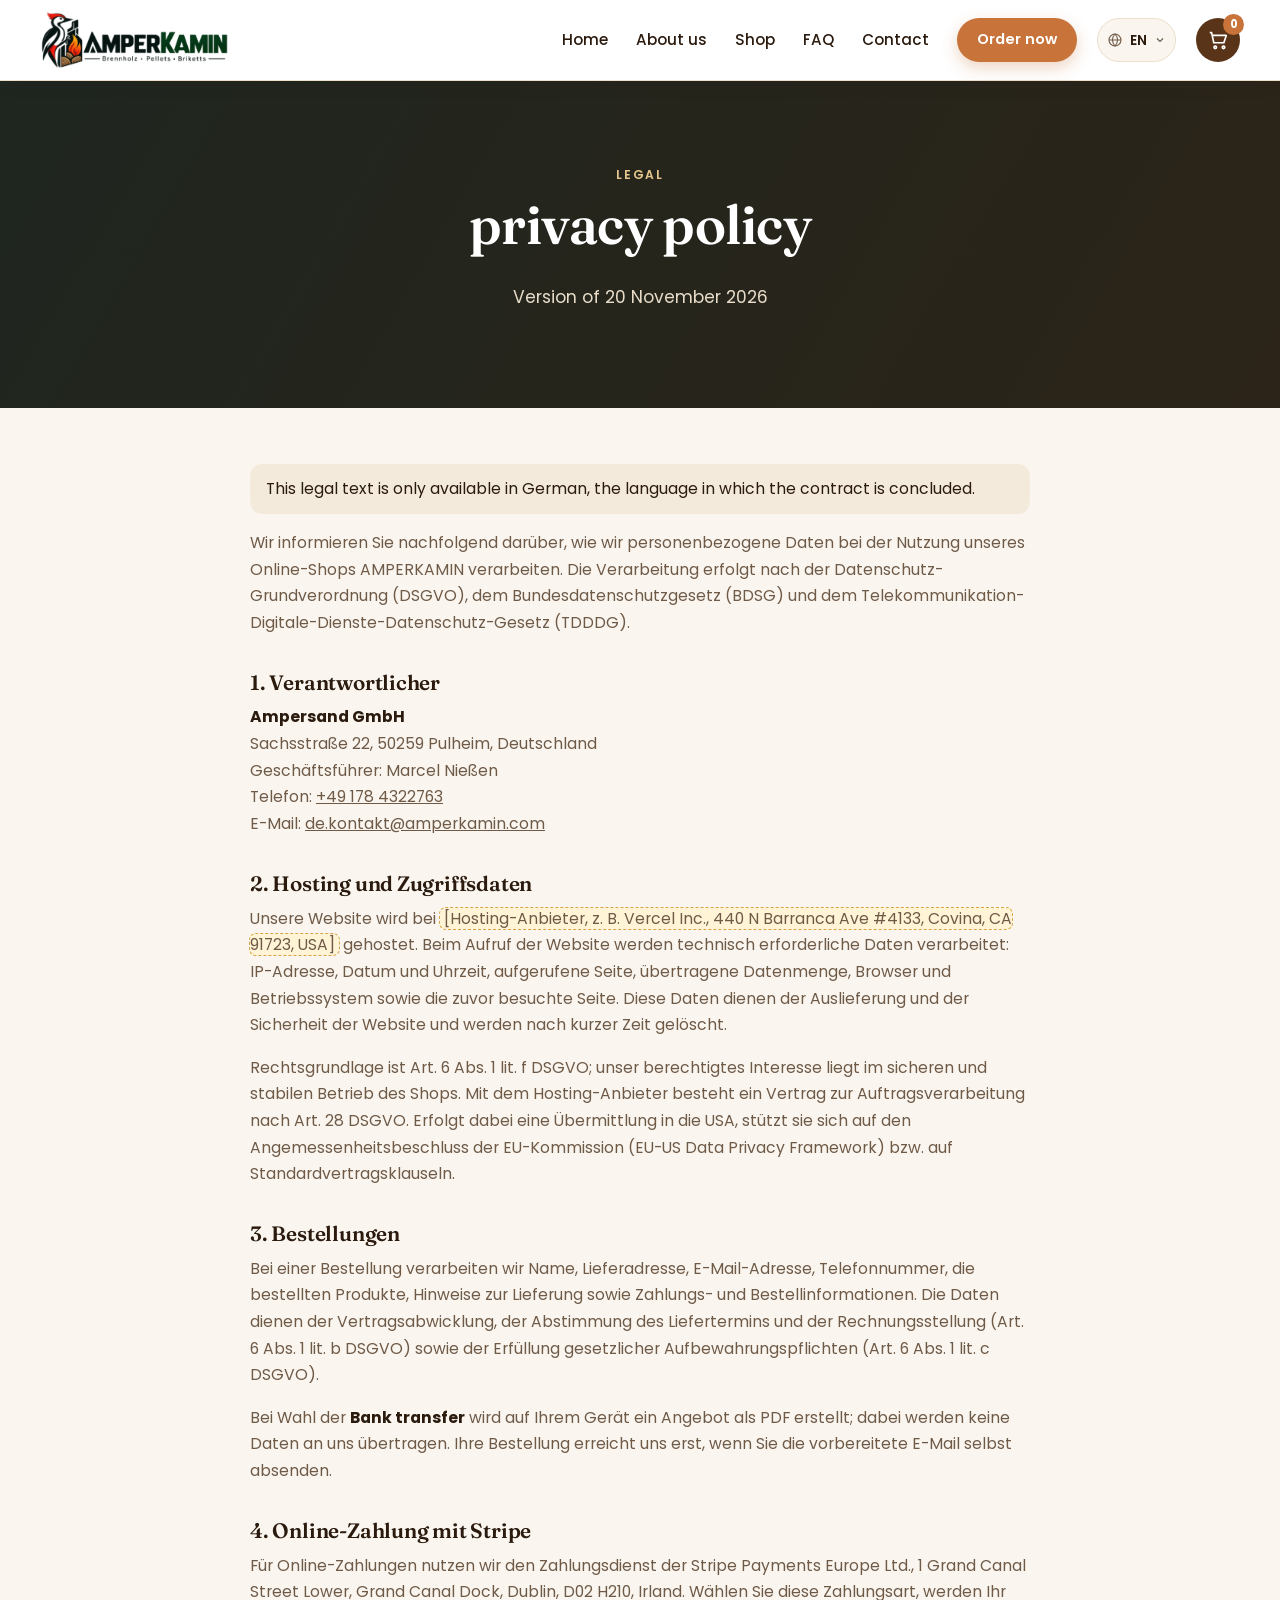
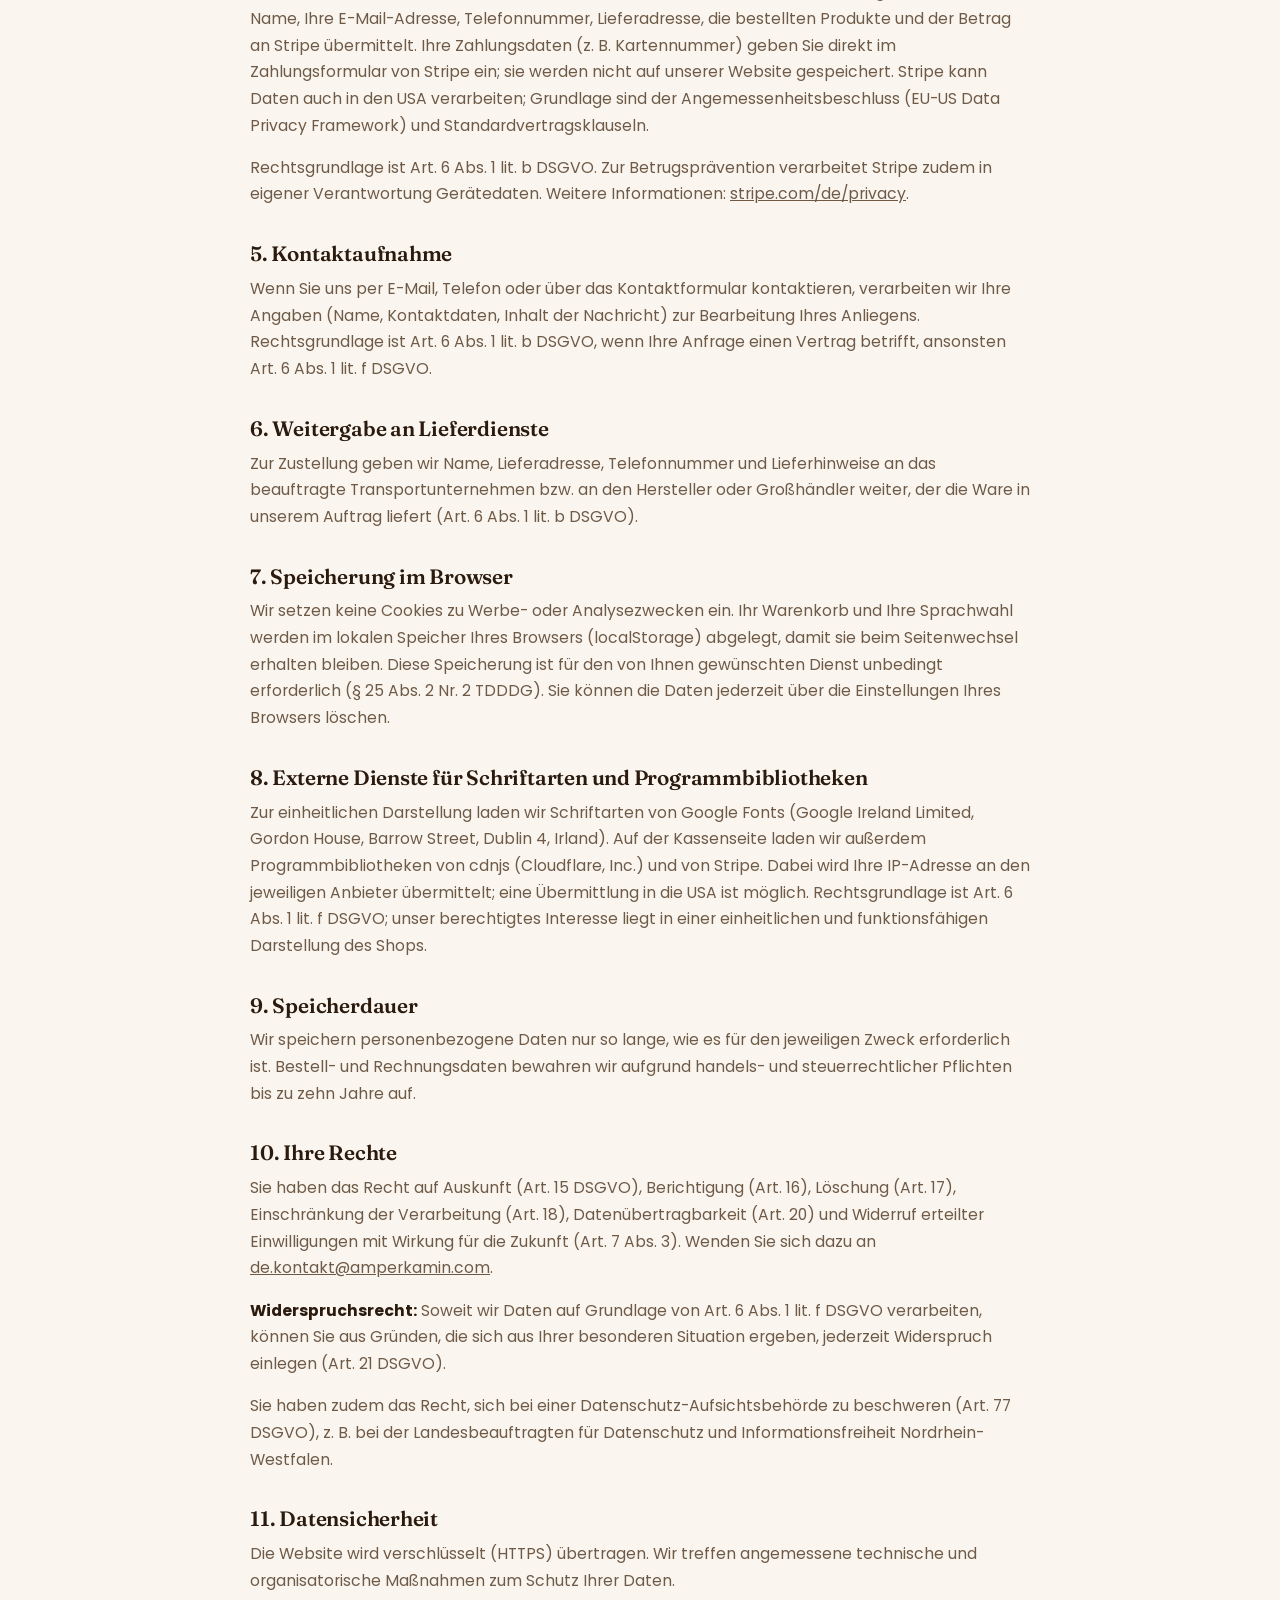
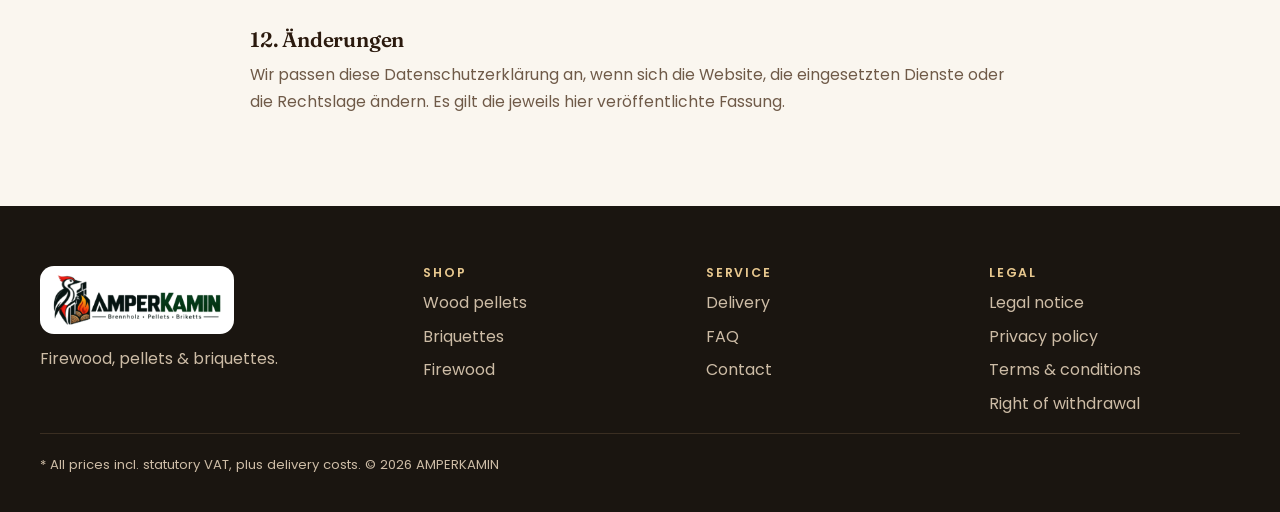
<file: datenschutz.html>
<!doctype html>
<html lang="de">
<head>
<meta charset="utf-8">
<meta name="viewport" content="width=device-width, initial-scale=1">
<title>Datenschutzerklärung – AMPERKAMIN</title>
<meta name="description" content="Datenschutzerklärung des Online-Shops AMPERKAMIN.">
<meta name="theme-color" content="#1f2620">
<link rel="icon" type="image/png" href="assets/img/favicon.png">
<link rel="preconnect" href="https://fonts.googleapis.com">
<link rel="preconnect" href="https://fonts.gstatic.com" crossorigin>
<link href="https://fonts.googleapis.com/css2?family=Fraunces:opsz,wght@9..144,500;9..144,600&family=Poppins:wght@400;500;600;700&display=swap" rel="stylesheet">
<link rel="stylesheet" href="assets/style.css">
</head>
<body>
<a class="skip" href="#main">Zum Inhalt springen</a>

<header class="header">
  <div class="wrap header__in">
    <a href="index.html" class="logo" aria-label="AMPERKAMIN Startseite"><img src="assets/img/logo-amperkamin.png" alt="AMPERKAMIN – Brennholz · Pellets · Briketts" width="248" height="76"></a>
    <nav class="nav" id="nav" aria-label="Hauptnavigation">
      <a href="index.html">Startseite</a>
      <a href="ueber-uns.html">Über uns</a>
      <a href="shop.html">Shop</a>
      <a href="index.html#faq">Fragen</a>
      <a href="kontakt.html">Kontakt</a>
    </nav>
    <a href="shop.html" class="btn btn--orange btn--sm header__cta">Bestellen</a>
    <button class="cartbtn" id="openCart" aria-label="Warenkorb öffnen">
      <svg viewBox="0 0 24 24" aria-hidden="true"><path d="M3 4h2l2.4 11h11L21 7H6.2"/><circle cx="9" cy="20" r="1.4"/><circle cx="18" cy="20" r="1.4"/></svg>
      <span class="badge" id="cartCount" aria-live="polite">0</span>
    </button>
    <button class="menubtn" id="menuBtn" aria-label="Menü öffnen" aria-expanded="false" aria-controls="nav"><span></span></button>
  </div>
</header>

<main id="main">
  <section class="darkhead">
    <div class="wrap">
      <p class="eyebrow">Rechtliches</p>
      <h1>Datenschutzerklärung</h1>
      <p>Stand: 20. November 2026</p>
    </div>
  </section>

  <article class="wrap prose legal">
    <p class="legal__note">Dieser Rechtstext ist nur auf Deutsch verfügbar. Der Vertrag wird in deutscher Sprache geschlossen.</p>

    <p>Wir informieren Sie nachfolgend darüber, wie wir personenbezogene Daten bei der Nutzung unseres Online-Shops AMPERKAMIN verarbeiten. Die Verarbeitung erfolgt nach der Datenschutz-Grundverordnung (DSGVO), dem Bundesdatenschutzgesetz (BDSG) und dem Telekommunikation-Digitale-Dienste-Datenschutz-Gesetz (TDDDG).</p>

    <h2>1. Verantwortlicher</h2>
    <p><strong>Ampersand GmbH</strong><br>Sachsstraße 22, 50259 Pulheim, Deutschland<br>Geschäftsführer: Marcel Nießen<br>Telefon: <a href="tel:+491784322763">+49 178 4322763</a><br>E-Mail: <a href="mailto:de.kontakt@amperkamin.com">de.kontakt@amperkamin.com</a></p>

    <h2>2. Hosting und Zugriffsdaten</h2>
    <p>Unsere Website wird bei <span class="ph">[Hosting-Anbieter, z. B. Vercel Inc., 440 N Barranca Ave #4133, Covina, CA 91723, USA]</span> gehostet. Beim Aufruf der Website werden technisch erforderliche Daten verarbeitet: IP-Adresse, Datum und Uhrzeit, aufgerufene Seite, übertragene Datenmenge, Browser und Betriebssystem sowie die zuvor besuchte Seite. Diese Daten dienen der Auslieferung und der Sicherheit der Website und werden nach kurzer Zeit gelöscht.</p>
    <p>Rechtsgrundlage ist Art. 6 Abs. 1 lit. f DSGVO; unser berechtigtes Interesse liegt im sicheren und stabilen Betrieb des Shops. Mit dem Hosting-Anbieter besteht ein Vertrag zur Auftragsverarbeitung nach Art. 28 DSGVO. Erfolgt dabei eine Übermittlung in die USA, stützt sie sich auf den Angemessenheitsbeschluss der EU-Kommission (EU-US Data Privacy Framework) bzw. auf Standardvertragsklauseln.</p>

    <h2>3. Bestellungen</h2>
    <p>Bei einer Bestellung verarbeiten wir Name, Lieferadresse, E-Mail-Adresse, Telefonnummer, die bestellten Produkte, Hinweise zur Lieferung sowie Zahlungs- und Bestellinformationen. Die Daten dienen der Vertragsabwicklung, der Abstimmung des Liefertermins und der Rechnungsstellung (Art. 6 Abs. 1 lit. b DSGVO) sowie der Erfüllung gesetzlicher Aufbewahrungspflichten (Art. 6 Abs. 1 lit. c DSGVO).</p>
    <p>Bei Wahl der <strong>Banküberweisung</strong> wird auf Ihrem Gerät ein Angebot als PDF erstellt; dabei werden keine Daten an uns übertragen. Ihre Bestellung erreicht uns erst, wenn Sie die vorbereitete E-Mail selbst absenden.</p>

    <h2>4. Online-Zahlung mit Stripe</h2>
    <p>Für Online-Zahlungen nutzen wir den Zahlungsdienst der Stripe Payments Europe Ltd., 1 Grand Canal Street Lower, Grand Canal Dock, Dublin, D02 H210, Irland. Wählen Sie diese Zahlungsart, werden Ihr Name, Ihre E-Mail-Adresse, Telefonnummer, Lieferadresse, die bestellten Produkte und der Betrag an Stripe übermittelt. Ihre Zahlungsdaten (z. B. Kartennummer) geben Sie direkt im Zahlungsformular von Stripe ein; sie werden nicht auf unserer Website gespeichert. Stripe kann Daten auch in den USA verarbeiten; Grundlage sind der Angemessenheitsbeschluss (EU-US Data Privacy Framework) und Standardvertragsklauseln.</p>
    <p>Rechtsgrundlage ist Art. 6 Abs. 1 lit. b DSGVO. Zur Betrugsprävention verarbeitet Stripe zudem in eigener Verantwortung Gerätedaten. Weitere Informationen: <a href="https://stripe.com/de/privacy" target="_blank" rel="noopener">stripe.com/de/privacy</a>.</p>

    <h2>5. Kontaktaufnahme</h2>
    <p>Wenn Sie uns per E-Mail, Telefon oder über das Kontaktformular kontaktieren, verarbeiten wir Ihre Angaben (Name, Kontaktdaten, Inhalt der Nachricht) zur Bearbeitung Ihres Anliegens. Rechtsgrundlage ist Art. 6 Abs. 1 lit. b DSGVO, wenn Ihre Anfrage einen Vertrag betrifft, ansonsten Art. 6 Abs. 1 lit. f DSGVO.</p>

    <h2>6. Weitergabe an Lieferdienste</h2>
    <p>Zur Zustellung geben wir Name, Lieferadresse, Telefonnummer und Lieferhinweise an das beauftragte Transportunternehmen bzw. an den Hersteller oder Großhändler weiter, der die Ware in unserem Auftrag liefert (Art. 6 Abs. 1 lit. b DSGVO).</p>

    <h2>7. Speicherung im Browser</h2>
    <p>Wir setzen keine Cookies zu Werbe- oder Analysezwecken ein. Ihr Warenkorb und Ihre Sprachwahl werden im lokalen Speicher Ihres Browsers (localStorage) abgelegt, damit sie beim Seitenwechsel erhalten bleiben. Diese Speicherung ist für den von Ihnen gewünschten Dienst unbedingt erforderlich (§ 25 Abs. 2 Nr. 2 TDDDG). Sie können die Daten jederzeit über die Einstellungen Ihres Browsers löschen.</p>

    <h2>8. Externe Dienste für Schriftarten und Programmbibliotheken</h2>
    <p>Zur einheitlichen Darstellung laden wir Schriftarten von Google Fonts (Google Ireland Limited, Gordon House, Barrow Street, Dublin 4, Irland). Auf der Kassenseite laden wir außerdem Programmbibliotheken von cdnjs (Cloudflare, Inc.) und von Stripe. Dabei wird Ihre IP-Adresse an den jeweiligen Anbieter übermittelt; eine Übermittlung in die USA ist möglich. Rechtsgrundlage ist Art. 6 Abs. 1 lit. f DSGVO; unser berechtigtes Interesse liegt in einer einheitlichen und funktionsfähigen Darstellung des Shops.</p>

    <h2>9. Speicherdauer</h2>
    <p>Wir speichern personenbezogene Daten nur so lange, wie es für den jeweiligen Zweck erforderlich ist. Bestell- und Rechnungsdaten bewahren wir aufgrund handels- und steuerrechtlicher Pflichten bis zu zehn Jahre auf.</p>

    <h2>10. Ihre Rechte</h2>
    <p>Sie haben das Recht auf Auskunft (Art. 15 DSGVO), Berichtigung (Art. 16), Löschung (Art. 17), Einschränkung der Verarbeitung (Art. 18), Datenübertragbarkeit (Art. 20) und Widerruf erteilter Einwilligungen mit Wirkung für die Zukunft (Art. 7 Abs. 3). Wenden Sie sich dazu an <a href="mailto:de.kontakt@amperkamin.com">de.kontakt@amperkamin.com</a>.</p>
    <p><strong>Widerspruchsrecht:</strong> Soweit wir Daten auf Grundlage von Art. 6 Abs. 1 lit. f DSGVO verarbeiten, können Sie aus Gründen, die sich aus Ihrer besonderen Situation ergeben, jederzeit Widerspruch einlegen (Art. 21 DSGVO).</p>
    <p>Sie haben zudem das Recht, sich bei einer Datenschutz-Aufsichtsbehörde zu beschweren (Art. 77 DSGVO), z. B. bei der Landesbeauftragten für Datenschutz und Informationsfreiheit Nordrhein-Westfalen.</p>

    <h2>11. Datensicherheit</h2>
    <p>Die Website wird verschlüsselt (HTTPS) übertragen. Wir treffen angemessene technische und organisatorische Maßnahmen zum Schutz Ihrer Daten.</p>

    <h2>12. Änderungen</h2>
    <p>Wir passen diese Datenschutzerklärung an, wenn sich die Website, die eingesetzten Dienste oder die Rechtslage ändern. Es gilt die jeweils hier veröffentlichte Fassung.</p>
  </article>
</main>

<footer class="footer">
  <div class="wrap footer__in">
    <div>
      <a href="index.html" class="logo logo--card" aria-label="AMPERKAMIN Startseite"><img src="assets/img/logo-amperkamin.png" alt="AMPERKAMIN" width="248" height="76" loading="lazy"></a>
      <p>Brennholz, Pellets &amp; Briketts.</p>
    </div>
    <div><h3>Shop</h3><a href="shop.html?cat=holzpellets">Holzpellets</a><a href="shop.html?cat=briketts">Briketts</a><a href="shop.html?cat=kaminholz">Kaminholz</a></div>
    <div><h3>Service</h3><a href="index.html#faq">Lieferung</a><a href="index.html#faq">Häufige Fragen</a><a href="kontakt.html">Kontakt</a></div>
    <div><h3>Rechtliches</h3><a href="impressum.html">Impressum</a><a href="datenschutz.html">Datenschutz</a><a href="agb.html">AGB</a><a href="widerruf.html">Widerrufsbelehrung</a></div>
  </div>
  <p class="wrap footer__legal">* Alle Preise inkl. gesetzl. MwSt., zzgl. Lieferkosten. © 2026 AMPERKAMIN</p>
</footer>

<div class="overlay" id="overlay" hidden></div>
<aside class="drawer" id="drawer" aria-label="Warenkorb" aria-hidden="true" tabindex="-1">
  <div class="drawer__head"><h2>Warenkorb</h2><button class="icon" id="closeCart" aria-label="Warenkorb schließen">✕</button></div>
  <ul class="drawer__list" id="cartList"></ul>
  <div class="drawer__foot">
    <div class="sum"><span>Zwischensumme</span><strong id="cartSum">0,00 €</strong></div>
    <p class="muted small">inkl. MwSt., zzgl. Lieferkosten</p>
    <button class="btn btn--block" id="checkout">Zur Kasse</button>
  </div>
</aside>
<div class="toast" id="toast" role="status" aria-live="polite"></div>

<script src="data/catalogue.js"></script>
<script src="data/neue-produkte.js"></script>
<script src="assets/lang.js"></script>
<script src="assets/i18n.js"></script>
<script src="assets/app.js"></script>
</body>
</html>
</file>
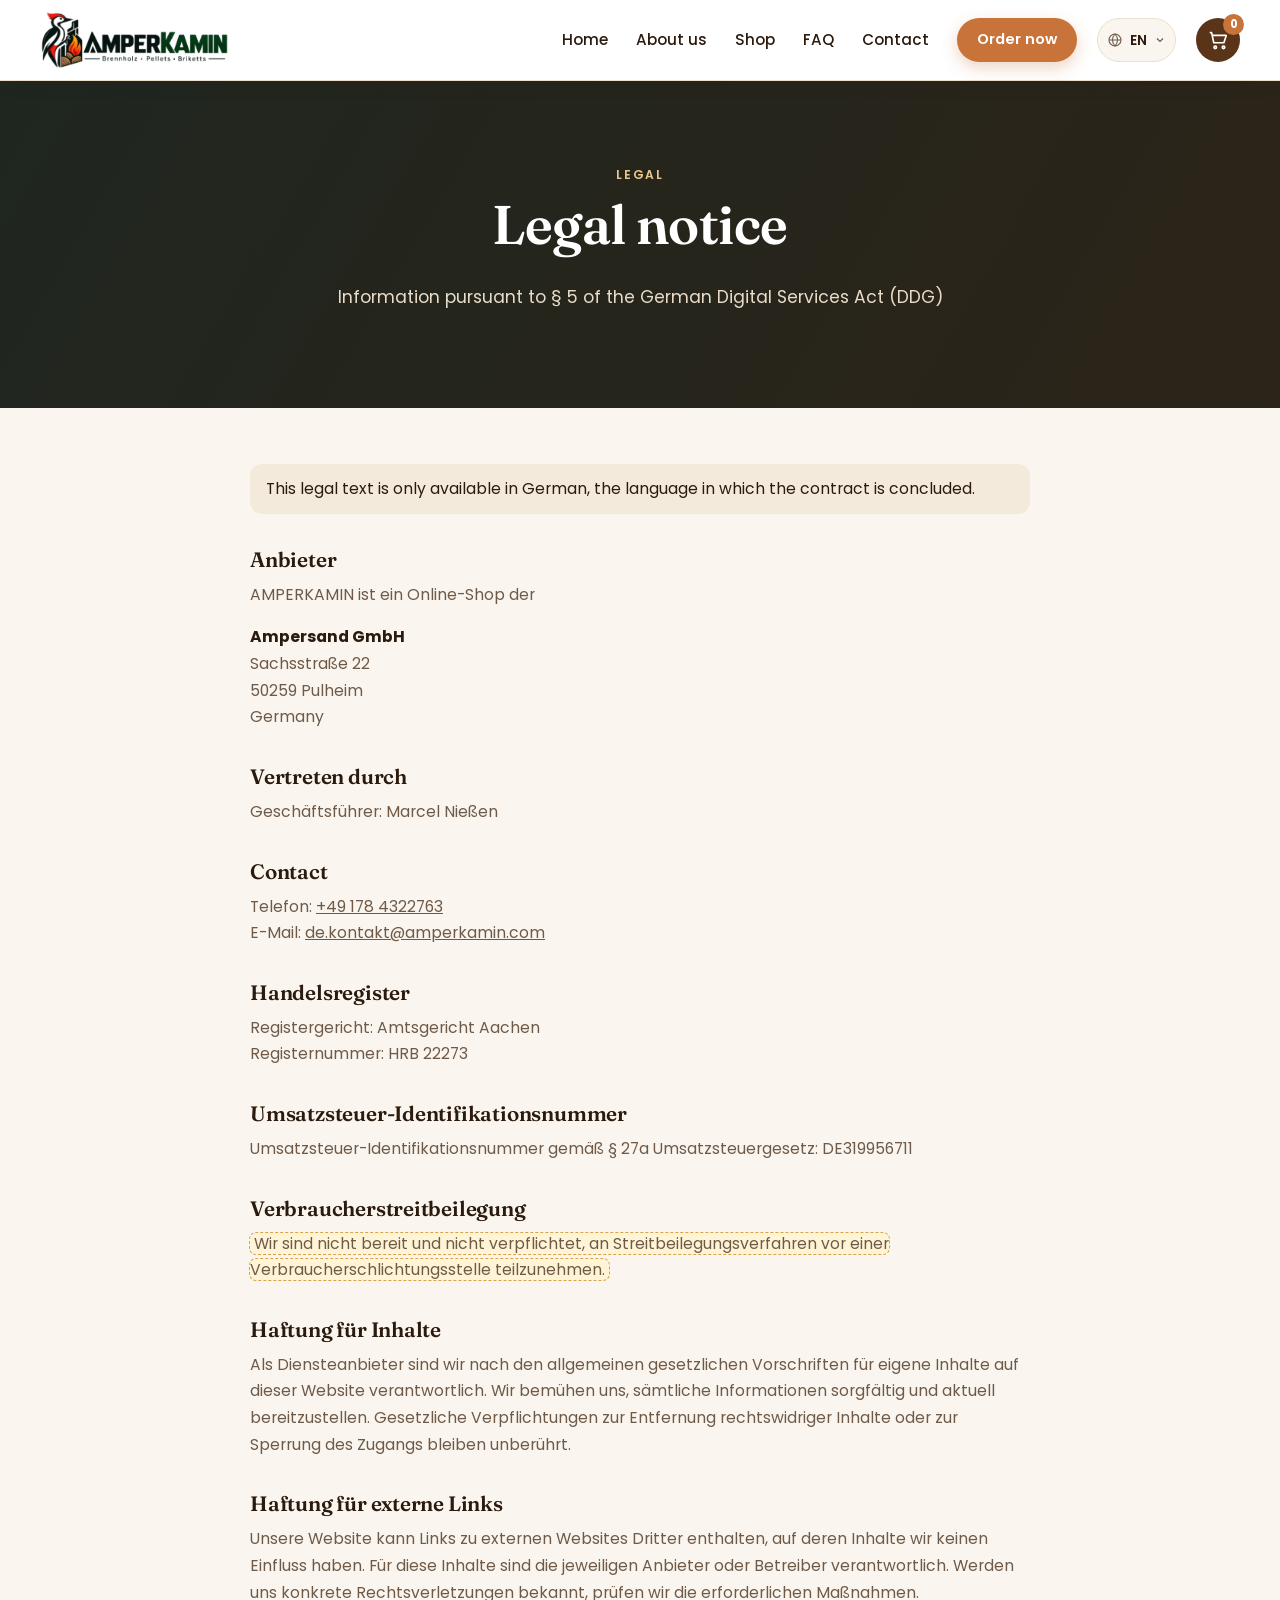
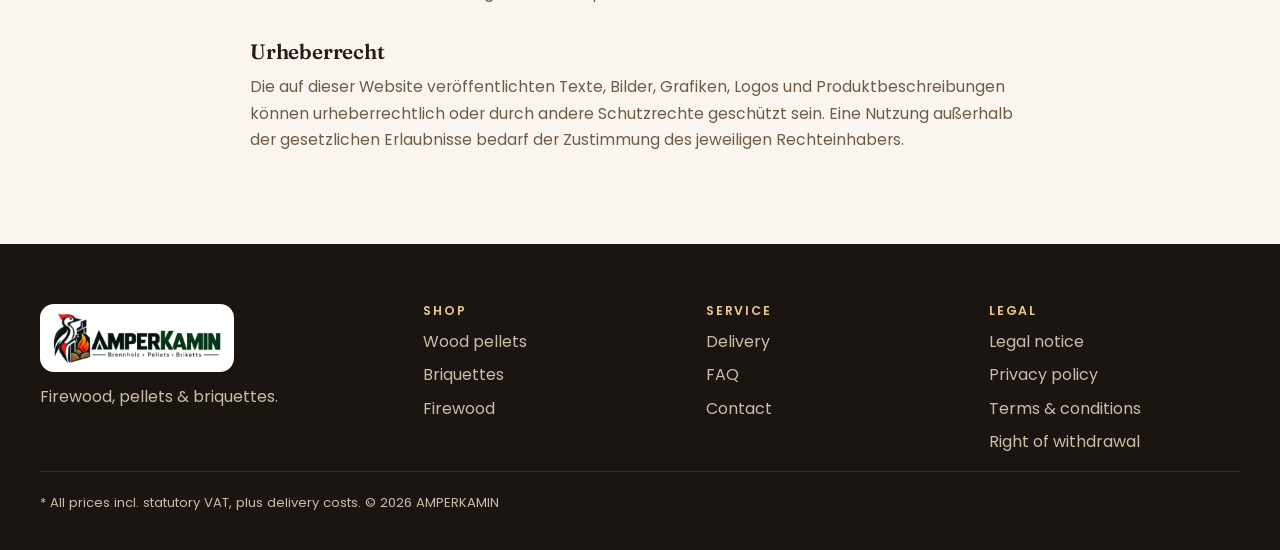
<file: impressum.html>
<!doctype html>
<html lang="de">
<head>
<meta charset="utf-8">
<meta name="viewport" content="width=device-width, initial-scale=1">
<title>Impressum – AMPERKAMIN</title>
<meta name="description" content="Impressum und Anbieterkennzeichnung von AMPERKAMIN, einem Online-Shop der Ampersand GmbH.">
<meta name="theme-color" content="#1f2620">
<link rel="icon" type="image/png" href="assets/img/favicon.png">
<link rel="preconnect" href="https://fonts.googleapis.com">
<link rel="preconnect" href="https://fonts.gstatic.com" crossorigin>
<link href="https://fonts.googleapis.com/css2?family=Fraunces:opsz,wght@9..144,500;9..144,600&family=Poppins:wght@400;500;600;700&display=swap" rel="stylesheet">
<link rel="stylesheet" href="assets/style.css">
</head>
<body>
<a class="skip" href="#main">Zum Inhalt springen</a>

<header class="header">
  <div class="wrap header__in">
    <a href="index.html" class="logo" aria-label="AMPERKAMIN Startseite"><img src="assets/img/logo-amperkamin.png" alt="AMPERKAMIN – Brennholz · Pellets · Briketts" width="248" height="76"></a>
    <nav class="nav" id="nav" aria-label="Hauptnavigation">
      <a href="index.html">Startseite</a>
      <a href="ueber-uns.html">Über uns</a>
      <a href="shop.html">Shop</a>
      <a href="index.html#faq">Fragen</a>
      <a href="kontakt.html">Kontakt</a>
    </nav>
    <a href="shop.html" class="btn btn--orange btn--sm header__cta">Bestellen</a>
    <button class="cartbtn" id="openCart" aria-label="Warenkorb öffnen">
      <svg viewBox="0 0 24 24" aria-hidden="true"><path d="M3 4h2l2.4 11h11L21 7H6.2"/><circle cx="9" cy="20" r="1.4"/><circle cx="18" cy="20" r="1.4"/></svg>
      <span class="badge" id="cartCount" aria-live="polite">0</span>
    </button>
    <button class="menubtn" id="menuBtn" aria-label="Menü öffnen" aria-expanded="false" aria-controls="nav"><span></span></button>
  </div>
</header>

<main id="main">
  <section class="darkhead">
    <div class="wrap">
      <p class="eyebrow">Rechtliches</p>
      <h1>Impressum</h1>
      <p>Angaben gemäß § 5 Digitale-Dienste-Gesetz (DDG)</p>
    </div>
  </section>

  <article class="wrap prose legal">
    <p class="legal__note">Dieser Rechtstext ist nur auf Deutsch verfügbar. Der Vertrag wird in deutscher Sprache geschlossen.</p>

    <h2>Anbieter</h2>
    <p>AMPERKAMIN ist ein Online-Shop der</p>
    <p><strong>Ampersand GmbH</strong><br>Sachsstraße 22<br>50259 Pulheim<br>Deutschland</p>

    <h2>Vertreten durch</h2>
    <p>Geschäftsführer: Marcel Nießen</p>

    <h2>Kontakt</h2>
    <p>Telefon: <a href="tel:+491784322763">+49 178 4322763</a><br>E-Mail: <a href="mailto:de.kontakt@amperkamin.com">de.kontakt@amperkamin.com</a></p>

    <h2>Handelsregister</h2>
    <p>Registergericht: Amtsgericht Aachen<br>Registernummer: HRB 22273</p>

    <h2>Umsatzsteuer-Identifikationsnummer</h2>
    <p>Umsatzsteuer-Identifikationsnummer gemäß § 27a Umsatzsteuergesetz: DE319956711</p>

    <h2>Verbraucherstreitbeilegung</h2>
    <p><span class="ph">Wir sind nicht bereit und nicht verpflichtet, an Streitbeilegungsverfahren vor einer Verbraucherschlichtungsstelle teilzunehmen.</span></p>

    <h2>Haftung für Inhalte</h2>
    <p>Als Diensteanbieter sind wir nach den allgemeinen gesetzlichen Vorschriften für eigene Inhalte auf dieser Website verantwortlich. Wir bemühen uns, sämtliche Informationen sorgfältig und aktuell bereitzustellen. Gesetzliche Verpflichtungen zur Entfernung rechtswidriger Inhalte oder zur Sperrung des Zugangs bleiben unberührt.</p>

    <h2>Haftung für externe Links</h2>
    <p>Unsere Website kann Links zu externen Websites Dritter enthalten, auf deren Inhalte wir keinen Einfluss haben. Für diese Inhalte sind die jeweiligen Anbieter oder Betreiber verantwortlich. Werden uns konkrete Rechtsverletzungen bekannt, prüfen wir die erforderlichen Maßnahmen.</p>

    <h2>Urheberrecht</h2>
    <p>Die auf dieser Website veröffentlichten Texte, Bilder, Grafiken, Logos und Produktbeschreibungen können urheberrechtlich oder durch andere Schutzrechte geschützt sein. Eine Nutzung außerhalb der gesetzlichen Erlaubnisse bedarf der Zustimmung des jeweiligen Rechteinhabers.</p>
  </article>
</main>

<footer class="footer">
  <div class="wrap footer__in">
    <div>
      <a href="index.html" class="logo logo--card" aria-label="AMPERKAMIN Startseite"><img src="assets/img/logo-amperkamin.png" alt="AMPERKAMIN" width="248" height="76" loading="lazy"></a>
      <p>Brennholz, Pellets &amp; Briketts.</p>
    </div>
    <div><h3>Shop</h3><a href="shop.html?cat=holzpellets">Holzpellets</a><a href="shop.html?cat=briketts">Briketts</a><a href="shop.html?cat=kaminholz">Kaminholz</a></div>
    <div><h3>Service</h3><a href="index.html#faq">Lieferung</a><a href="index.html#faq">Häufige Fragen</a><a href="kontakt.html">Kontakt</a></div>
    <div><h3>Rechtliches</h3><a href="impressum.html">Impressum</a><a href="datenschutz.html">Datenschutz</a><a href="agb.html">AGB</a><a href="widerruf.html">Widerrufsbelehrung</a></div>
  </div>
  <p class="wrap footer__legal">* Alle Preise inkl. gesetzl. MwSt., zzgl. Lieferkosten. © 2026 AMPERKAMIN</p>
</footer>

<div class="overlay" id="overlay" hidden></div>
<aside class="drawer" id="drawer" aria-label="Warenkorb" aria-hidden="true" tabindex="-1">
  <div class="drawer__head"><h2>Warenkorb</h2><button class="icon" id="closeCart" aria-label="Warenkorb schließen">✕</button></div>
  <ul class="drawer__list" id="cartList"></ul>
  <div class="drawer__foot">
    <div class="sum"><span>Zwischensumme</span><strong id="cartSum">0,00 €</strong></div>
    <p class="muted small">inkl. MwSt., zzgl. Lieferkosten</p>
    <button class="btn btn--block" id="checkout">Zur Kasse</button>
  </div>
</aside>
<div class="toast" id="toast" role="status" aria-live="polite"></div>

<script src="data/catalogue.js"></script>
<script src="data/neue-produkte.js"></script>
<script src="assets/lang.js"></script>
<script src="assets/i18n.js"></script>
<script src="assets/app.js"></script>
</body>
</html>
</file>
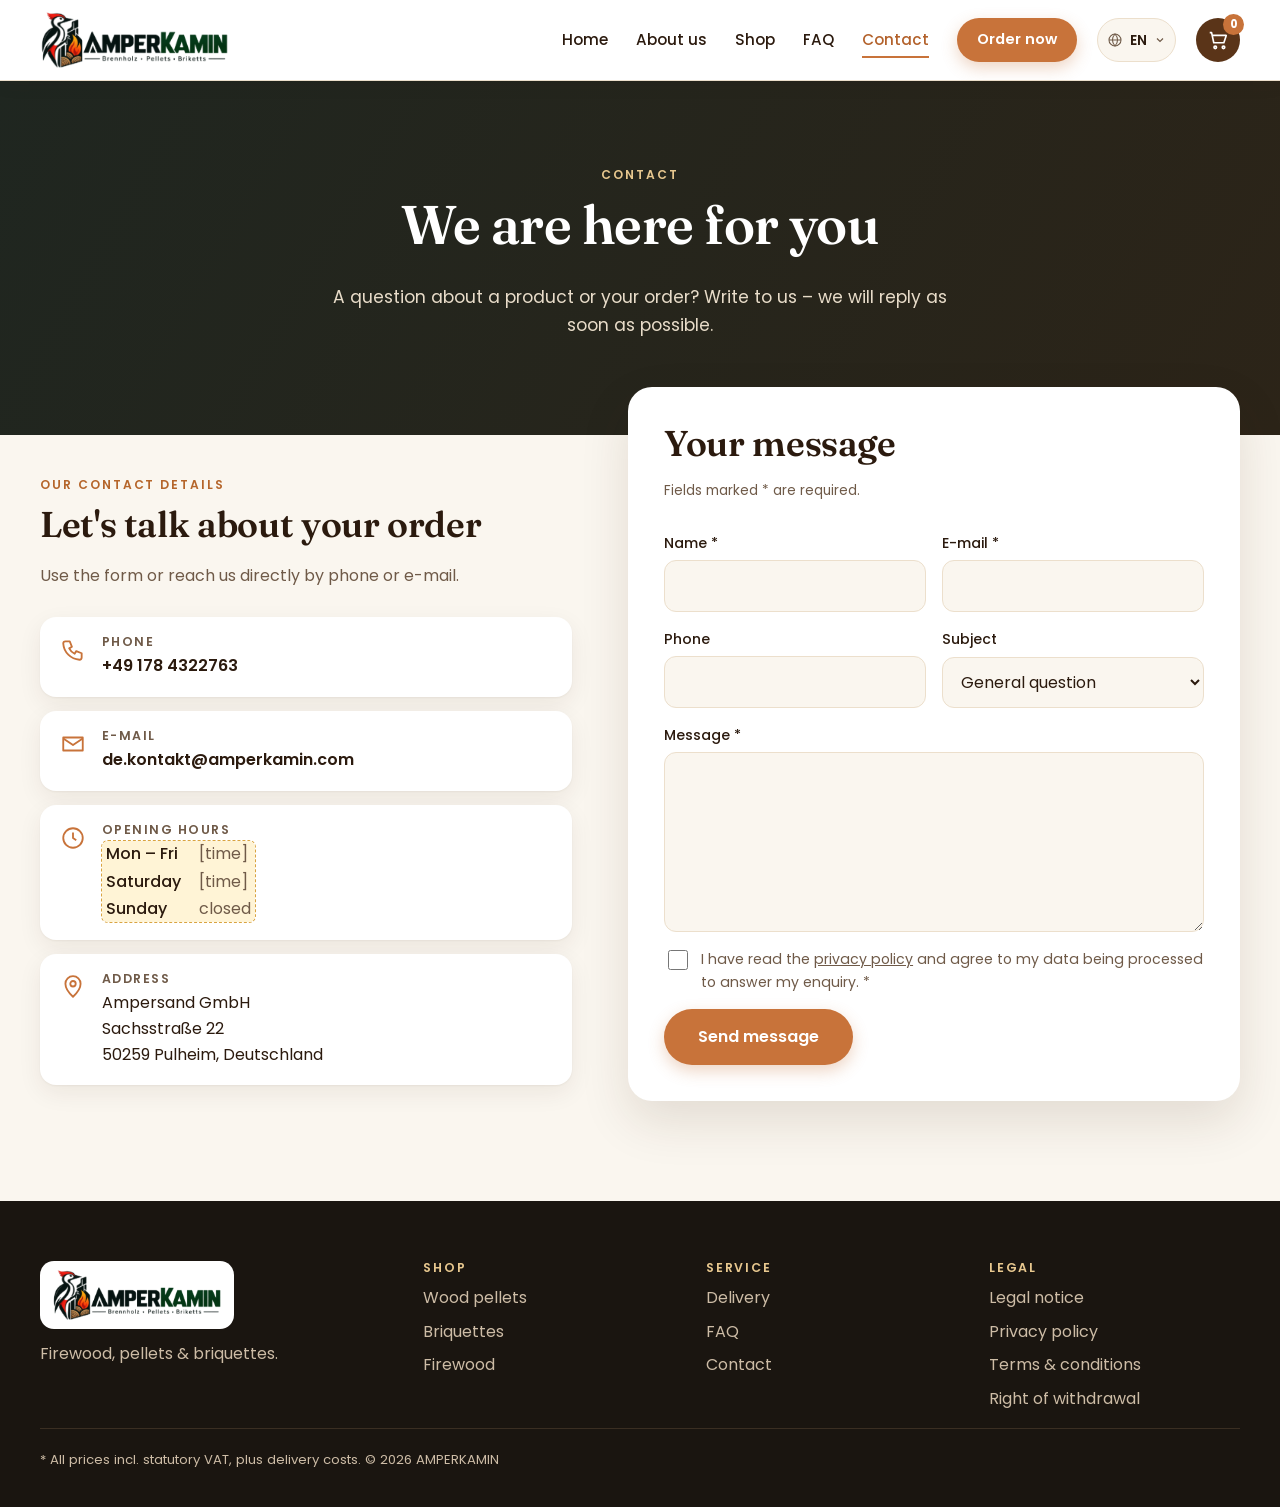
<file: kontakt.html>
<!doctype html>
<html lang="de">
<head>
<meta charset="utf-8">
<meta name="viewport" content="width=device-width, initial-scale=1">
<title>Kontakt – AMPERKAMIN</title>
<meta name="description" content="Fragen zu Brennholz, Pellets oder Ihrer Bestellung? Kontaktieren Sie AMPERKAMIN per Formular, E-Mail oder Telefon.">
<meta name="theme-color" content="#1f2620">
<link rel="icon" type="image/png" href="assets/img/favicon.png">
<link rel="preconnect" href="https://fonts.googleapis.com">
<link rel="preconnect" href="https://fonts.gstatic.com" crossorigin>
<link href="https://fonts.googleapis.com/css2?family=Fraunces:opsz,wght@9..144,500;9..144,600&family=Poppins:wght@400;500;600;700&display=swap" rel="stylesheet">
<link rel="stylesheet" href="assets/style.css">
</head>
<body>
<a class="skip" href="#main">Zum Inhalt springen</a>

<header class="header">
  <div class="wrap header__in">
    <a href="index.html" class="logo" aria-label="AMPERKAMIN Startseite"><img src="assets/img/logo-amperkamin.png" alt="AMPERKAMIN – Brennholz · Pellets · Briketts" width="248" height="76"></a>
    <nav class="nav" id="nav" aria-label="Hauptnavigation">
      <a href="index.html">Startseite</a>
      <a href="ueber-uns.html">Über uns</a>
      <a href="shop.html">Shop</a>
      <a href="index.html#faq">Fragen</a>
      <a href="kontakt.html" aria-current="page">Kontakt</a>
    </nav>
    <a href="shop.html" class="btn btn--orange btn--sm header__cta">Bestellen</a>
    <button class="cartbtn" id="openCart" aria-label="Warenkorb öffnen">
      <svg viewBox="0 0 24 24" aria-hidden="true"><path d="M3 4h2l2.4 11h11L21 7H6.2"/><circle cx="9" cy="20" r="1.4"/><circle cx="18" cy="20" r="1.4"/></svg>
      <span class="badge" id="cartCount" aria-live="polite">0</span>
    </button>
    <button class="menubtn" id="menuBtn" aria-label="Menü öffnen" aria-expanded="false" aria-controls="nav"><span></span></button>
  </div>
</header>

<main id="main">
  <section class="darkhead">
    <div class="wrap">
      <p class="eyebrow">Kontakt</p>
      <h1>Wir sind für Sie da</h1>
      <p>Eine Frage zu einem Produkt oder Ihrer Bestellung? Schreiben Sie uns – wir antworten so schnell wie möglich.</p>
    </div>
  </section>

  <section class="wrap contact">
    <div class="contact__info">
      <p class="eyebrow">Unsere Kontaktdaten</p>
      <h2>Sprechen wir über Ihre Bestellung</h2>
      <p class="muted">Nutzen Sie das Formular oder erreichen Sie uns direkt per Telefon oder E-Mail.</p>

      <ul class="infolist">
        <li>
          <svg viewBox="0 0 24 24" aria-hidden="true"><path d="M5 4h4l2 5-2.5 1.5a11 11 0 0 0 5 5L15 13l5 2v4a2 2 0 0 1-2 2A16 16 0 0 1 3 6a2 2 0 0 1 2-2"/></svg>
          <div><h3>Telefon</h3><a href="tel:+491784322763">+49 178 4322763</a></div>
        </li>
        <li>
          <svg viewBox="0 0 24 24" aria-hidden="true"><path d="M3 6h18v12H3z"/><path d="m3 7 9 6 9-6"/></svg>
          <div><h3>E-Mail</h3><a href="mailto:de.kontakt@amperkamin.com">de.kontakt@amperkamin.com</a></div>
        </li>
        <li>
          <svg viewBox="0 0 24 24" aria-hidden="true"><circle cx="12" cy="12" r="9"/><path d="M12 7v5l3 2"/></svg>
          <div><h3>Öffnungszeiten</h3>
            <dl class="hours ph">
              <dt>Mo – Fr</dt><dd>[Uhrzeit]</dd>
              <dt>Samstag</dt><dd>[Uhrzeit]</dd>
              <dt>Sonntag</dt><dd>geschlossen</dd>
            </dl>
          </div>
        </li>
        <li>
          <svg viewBox="0 0 24 24" aria-hidden="true"><path d="M12 21s-7-6.5-7-12a7 7 0 0 1 14 0c0 5.5-7 12-7 12z"/><circle cx="12" cy="9" r="2.5"/></svg>
          <div><h3>Adresse</h3><address>Ampersand GmbH<br>Sachsstraße 22<br>50259 Pulheim, Deutschland</address></div>
        </li>
      </ul>
    </div>

    <form class="form" id="contactForm" novalidate>
      <h2>Ihre Nachricht</h2>
      <p class="muted small">Felder mit * sind Pflichtfelder.</p>
      <div class="form__row">
        <label>Name *<input name="name" autocomplete="name" required></label>
        <label>E-Mail *<input name="email" type="email" autocomplete="email" required></label>
      </div>
      <div class="form__row">
        <label>Telefon<input name="tel" type="tel" autocomplete="tel"></label>
        <label>Betreff
          <select name="betreff" id="betreff">
            <option>Allgemeine Frage</option>
            <option>Frage zu einem Produkt</option>
            <option>Frage zu meiner Bestellung</option>
            <option>Angebot für Großmengen</option>
            <option>Anfrage Öfen &amp; Zubehör</option>
          </select>
        </label>
      </div>
      <label>Nachricht *<textarea name="message" rows="6" required></textarea></label>
      <label class="hp" aria-hidden="true">Bitte leer lassen<input name="website" tabindex="-1" autocomplete="off"></label>
      <label class="check"><input type="checkbox" name="consent" required><span>Ich habe die <a href="datenschutz.html" target="_blank">Datenschutzerklärung</a> gelesen und bin mit der Verarbeitung meiner Angaben zur Beantwortung der Anfrage einverstanden. *</span></label>
      <p class="form__error" id="formError" role="alert" hidden></p>
      <button class="btn btn--orange" type="submit">Nachricht senden</button>
      <div class="form__ok" id="formOk" hidden role="status">
        <svg viewBox="0 0 24 24" aria-hidden="true"><circle cx="12" cy="12" r="10"/><path d="m8 12 3 3 5-6"/></svg>
        <h3>Vielen Dank!</h3><p>Ihre Nachricht ist eingegangen. Wir melden uns schnellstmöglich bei Ihnen.</p>
      </div>
    </form>
  </section>
</main>

<footer class="footer">
  <div class="wrap footer__in">
    <div>
      <a href="index.html" class="logo logo--card" aria-label="AMPERKAMIN Startseite"><img src="assets/img/logo-amperkamin.png" alt="AMPERKAMIN" width="248" height="76" loading="lazy"></a>
      <p>Brennholz, Pellets &amp; Briketts.</p>
    </div>
    <div><h3>Shop</h3><a href="shop.html?cat=holzpellets">Holzpellets</a><a href="shop.html?cat=briketts">Briketts</a><a href="shop.html?cat=kaminholz">Kaminholz</a></div>
    <div><h3>Service</h3><a href="index.html#faq">Lieferung</a><a href="index.html#faq">Häufige Fragen</a><a href="kontakt.html">Kontakt</a></div>
    <div><h3>Rechtliches</h3><a href="impressum.html">Impressum</a><a href="datenschutz.html">Datenschutz</a><a href="agb.html">AGB</a><a href="widerruf.html">Widerrufsbelehrung</a></div>
  </div>
  <p class="wrap footer__legal">* Alle Preise inkl. gesetzl. MwSt., zzgl. Lieferkosten. © 2026 AMPERKAMIN</p>
</footer>

<div class="overlay" id="overlay" hidden></div>
<aside class="drawer" id="drawer" aria-label="Warenkorb" aria-hidden="true" tabindex="-1">
  <div class="drawer__head"><h2>Warenkorb</h2><button class="icon" id="closeCart" aria-label="Warenkorb schließen">✕</button></div>
  <ul class="drawer__list" id="cartList"></ul>
  <div class="drawer__foot">
    <div class="sum"><span>Zwischensumme</span><strong id="cartSum">0,00 €</strong></div>
    <p class="muted small">inkl. MwSt., zzgl. Lieferkosten</p>
    <button class="btn btn--block" id="checkout">Zur Kasse</button>
  </div>
</aside>
<div class="toast" id="toast" role="status" aria-live="polite"></div>

<script src="data/catalogue.js"></script>
<script src="data/neue-produkte.js"></script>
<script src="assets/lang.js"></script>
<script src="assets/i18n.js"></script>
<script src="assets/app.js"></script>
</body>
</html>
</file>
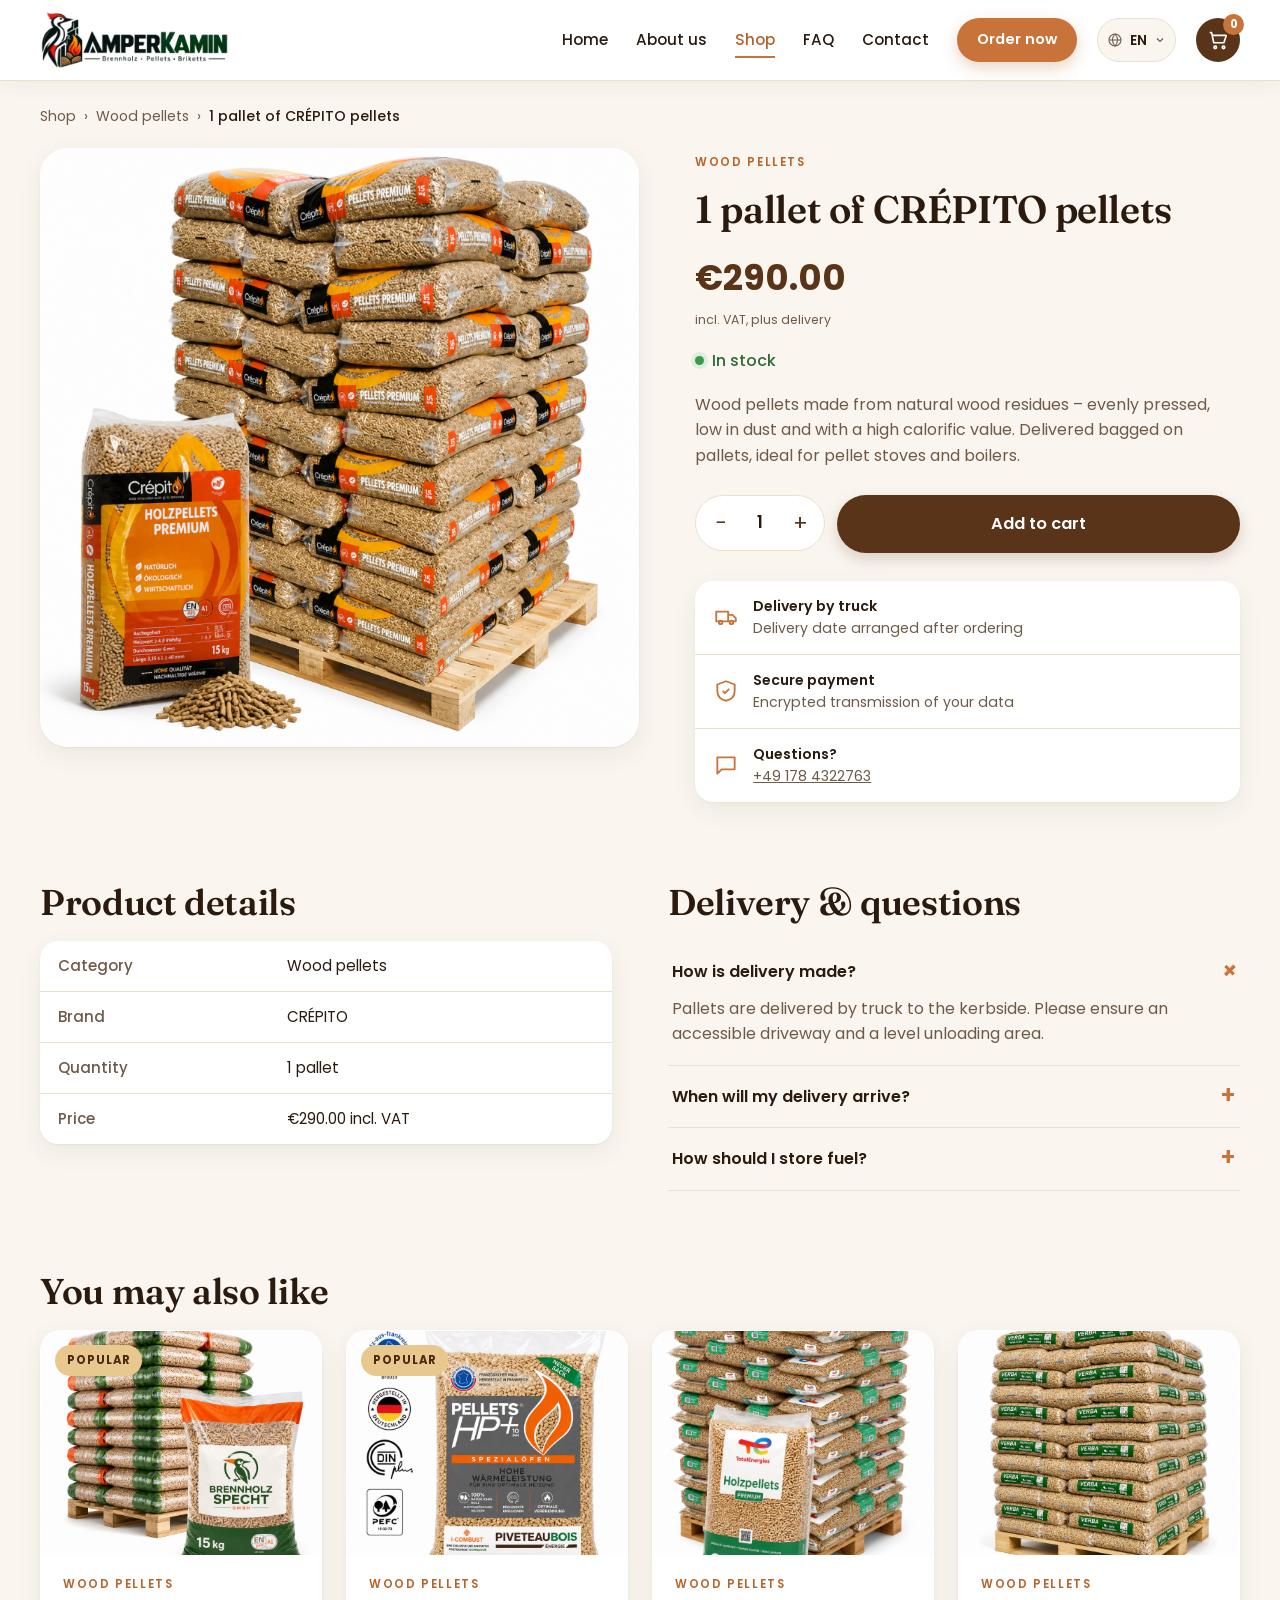
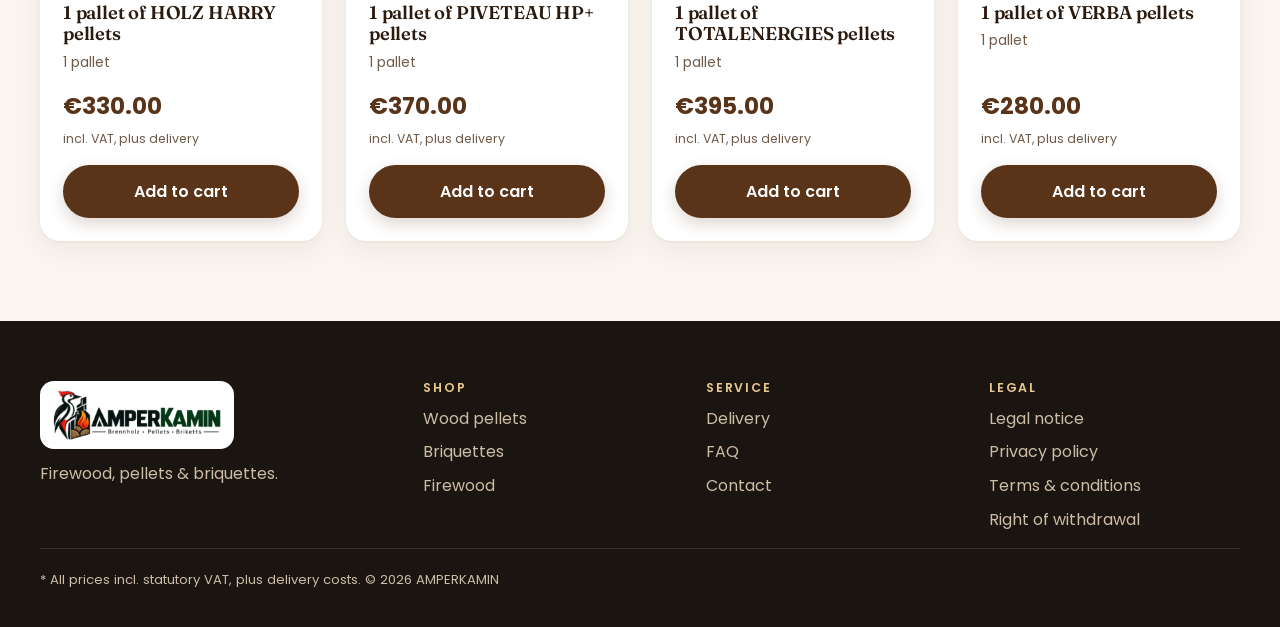
<file: produkt.html>
<!doctype html>
<html lang="de">
<head>
<meta charset="utf-8">
<meta name="viewport" content="width=device-width, initial-scale=1">
<title>Produkt – AMPERKAMIN</title>
<meta name="theme-color" content="#5a3418">
<link rel="icon" type="image/png" href="assets/img/favicon.png">
<link rel="preconnect" href="https://fonts.googleapis.com">
<link rel="preconnect" href="https://fonts.gstatic.com" crossorigin>
<link href="https://fonts.googleapis.com/css2?family=Fraunces:opsz,wght@9..144,500;9..144,600&family=Poppins:wght@400;500;600;700&display=swap" rel="stylesheet">
<link rel="stylesheet" href="assets/style.css">
</head>
<body>
<a class="skip" href="#pd">Zum Produkt springen</a>

<header class="header">
  <div class="wrap header__in">
    <a href="index.html" class="logo" aria-label="AMPERKAMIN Startseite"><img src="assets/img/logo-amperkamin.png" alt="AMPERKAMIN – Brennholz · Pellets · Briketts" width="248" height="76"></a>
    <nav class="nav" id="nav" aria-label="Hauptnavigation">
      <a href="index.html">Startseite</a>
      <a href="ueber-uns.html">Über uns</a>
      <a href="shop.html" aria-current="page">Shop</a>
      <a href="index.html#faq">Fragen</a>
      <a href="kontakt.html">Kontakt</a>
    </nav>
    <a href="shop.html" class="btn btn--orange btn--sm header__cta">Bestellen</a>
    <button class="cartbtn" id="openCart" aria-label="Warenkorb öffnen">
      <svg viewBox="0 0 24 24" aria-hidden="true"><path d="M3 4h2l2.4 11h11L21 7H6.2"/><circle cx="9" cy="20" r="1.4"/><circle cx="18" cy="20" r="1.4"/></svg>
      <span class="badge" id="cartCount" aria-live="polite">0</span>
    </button>
    <button class="menubtn" id="menuBtn" aria-label="Menü öffnen" aria-expanded="false" aria-controls="nav"><span></span></button>
  </div>
</header>

<main class="wrap">
  <nav class="crumbs" aria-label="Brotkrumen">
    <a href="shop.html">Shop</a><span aria-hidden="true">›</span>
    <a id="crumbCat" href="shop.html">Kategorie</a><span aria-hidden="true">›</span>
    <span id="crumbTitle" aria-current="page"></span>
  </nav>

  <section class="pd" id="pd"></section>

  <section class="pd__details">
    <div>
      <h2>Produktdetails</h2>
      <table class="specs"><tbody id="specs"></tbody></table>
    </div>
    <div class="qa">
      <h2>Lieferung &amp; Fragen</h2>
      <details open><summary>Wie wird geliefert?</summary><p>Palettenware wird per LKW bis zur Bordsteinkante geliefert. Bitte sorgen Sie für eine befahrbare Zufahrt und einen ebenen Abladeplatz.</p></details>
      <details><summary>Wann kommt meine Lieferung?</summary><p>Nach Ihrer Bestellung melden wir uns, um einen passenden Liefertermin abzustimmen.</p></details>
      <details><summary>Wie lagere ich Brennstoffe richtig?</summary><p>Trocken, gut belüftet und vor Regen geschützt. Pellets und Briketts am besten in der Originalverpackung lagern.</p></details>
    </div>
  </section>

  <section class="related">
    <h2>Das könnte Sie auch interessieren</h2>
    <div class="grid" id="related"></div>
  </section>
</main>

<footer class="footer" id="kontakt">
  <div class="wrap footer__in">
    <div>
      <a href="index.html" class="logo logo--card" aria-label="AMPERKAMIN Startseite"><img src="assets/img/logo-amperkamin.png" alt="AMPERKAMIN" width="248" height="76" loading="lazy"></a>
      <p>Brennholz, Pellets &amp; Briketts.</p>
    </div>
    <div><h3>Shop</h3><a href="shop.html?cat=holzpellets">Holzpellets</a><a href="shop.html?cat=briketts">Briketts</a><a href="shop.html?cat=kaminholz">Kaminholz</a></div>
    <div><h3>Service</h3><a href="index.html#faq">Lieferung</a><a href="index.html#faq">Häufige Fragen</a><a href="kontakt.html">Kontakt</a></div>
    <div><h3>Rechtliches</h3><a href="impressum.html">Impressum</a><a href="datenschutz.html">Datenschutz</a><a href="agb.html">AGB</a><a href="widerruf.html">Widerrufsbelehrung</a></div>
  </div>
  <p class="wrap footer__legal">* Alle Preise inkl. gesetzl. MwSt., zzgl. Lieferkosten. © 2026 AMPERKAMIN</p>
</footer>

<div class="overlay" id="overlay" hidden></div>
<aside class="drawer" id="drawer" aria-label="Warenkorb" aria-hidden="true" tabindex="-1">
  <div class="drawer__head"><h2>Warenkorb</h2><button class="icon" id="closeCart" aria-label="Warenkorb schließen">✕</button></div>
  <ul class="drawer__list" id="cartList"></ul>
  <div class="drawer__foot">
    <div class="sum"><span>Zwischensumme</span><strong id="cartSum">0,00 €</strong></div>
    <p class="muted small">inkl. MwSt., zzgl. Lieferkosten</p>
    <button class="btn btn--block" id="checkout">Zur Kasse</button>
  </div>
</aside>
<div class="toast" id="toast" role="status" aria-live="polite"></div>

<script src="data/catalogue.js"></script>
<script src="data/neue-produkte.js"></script>
<script src="assets/lang.js"></script>
<script src="assets/i18n.js"></script>
<script src="assets/app.js"></script>
</body>
</html>
</file>
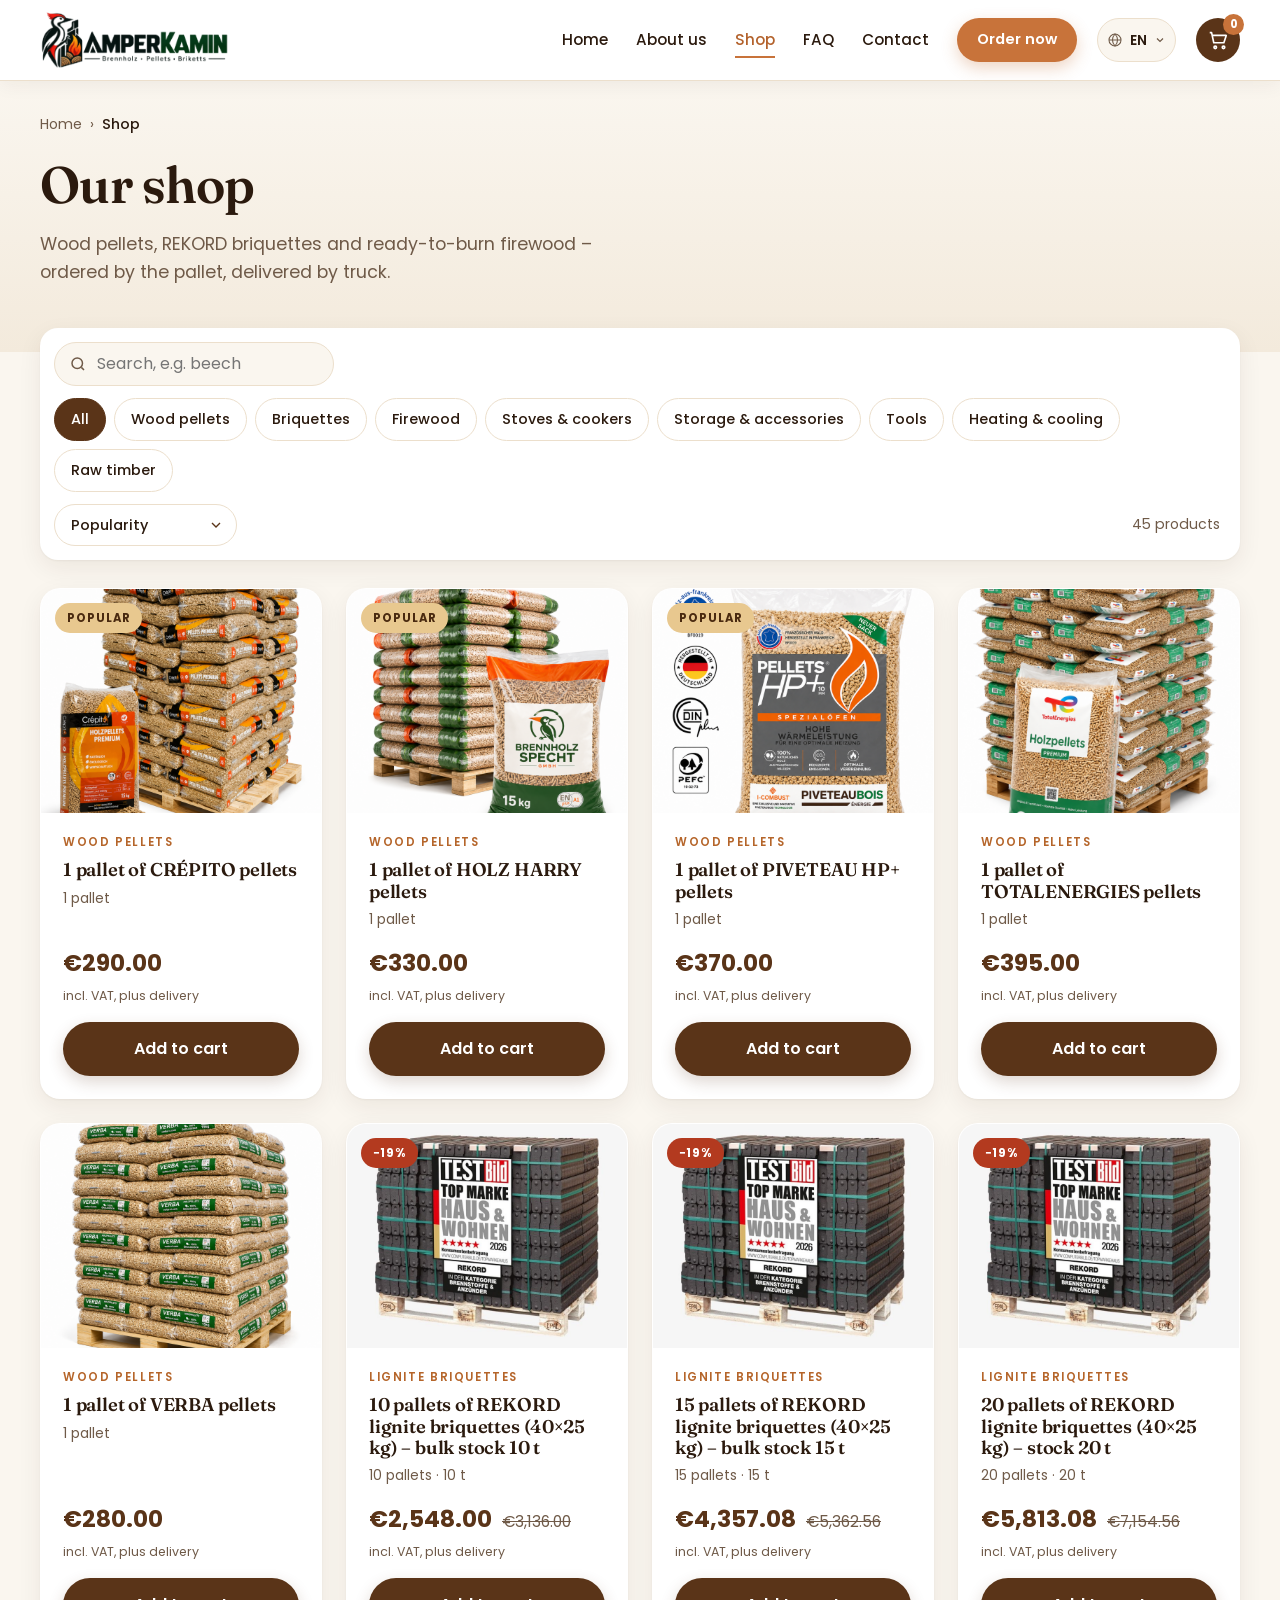
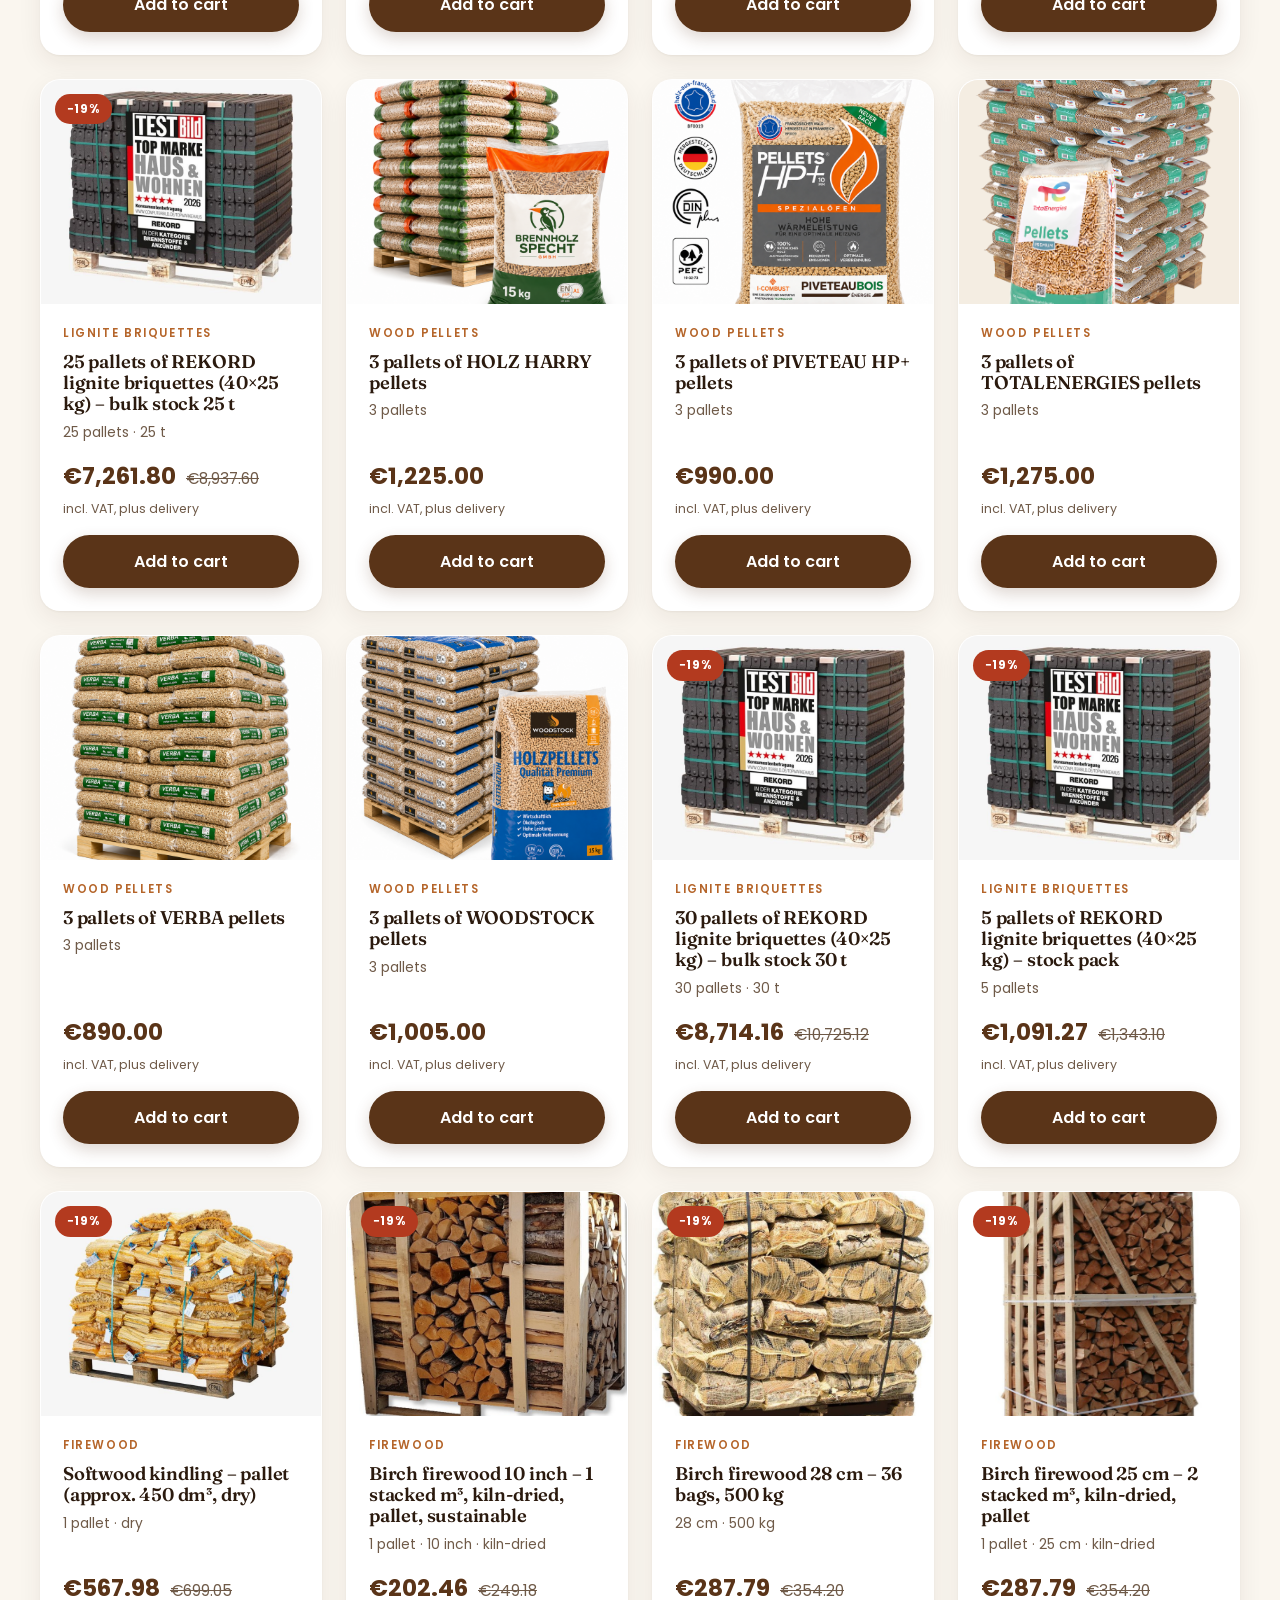
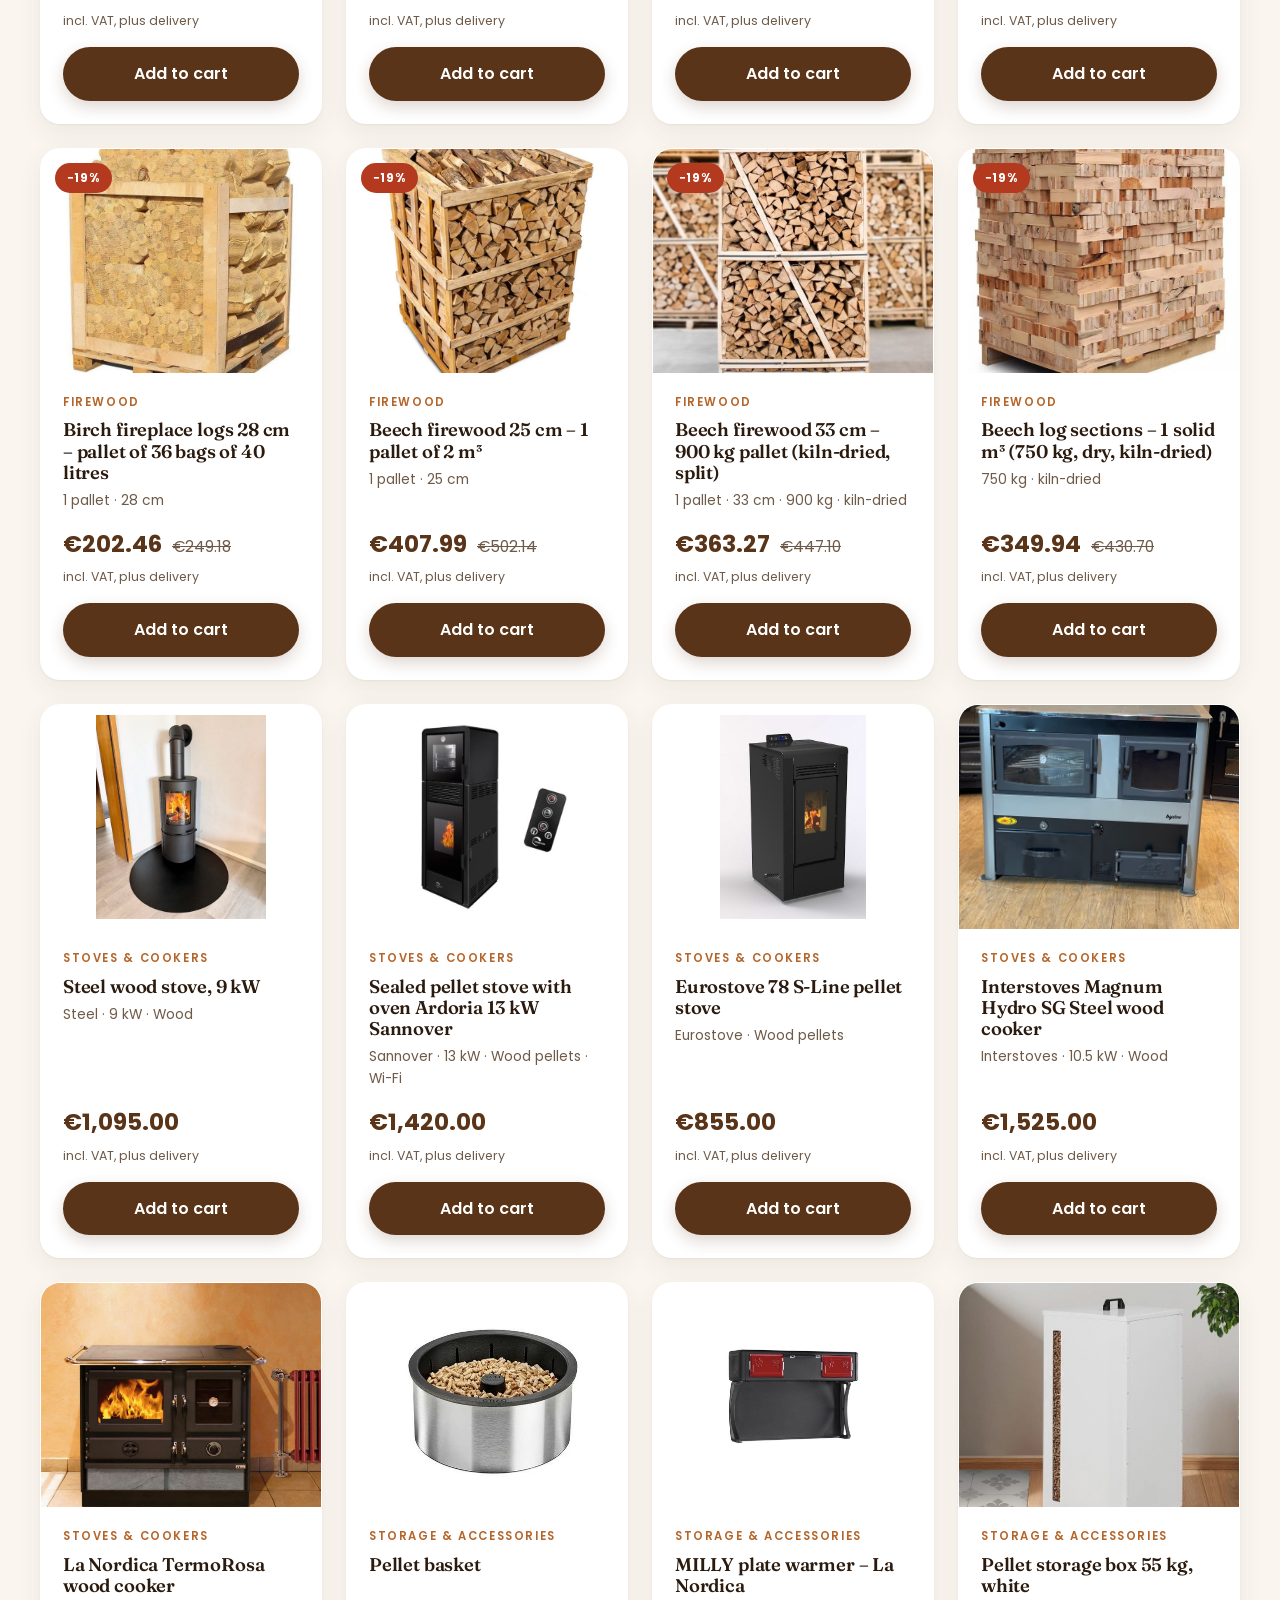
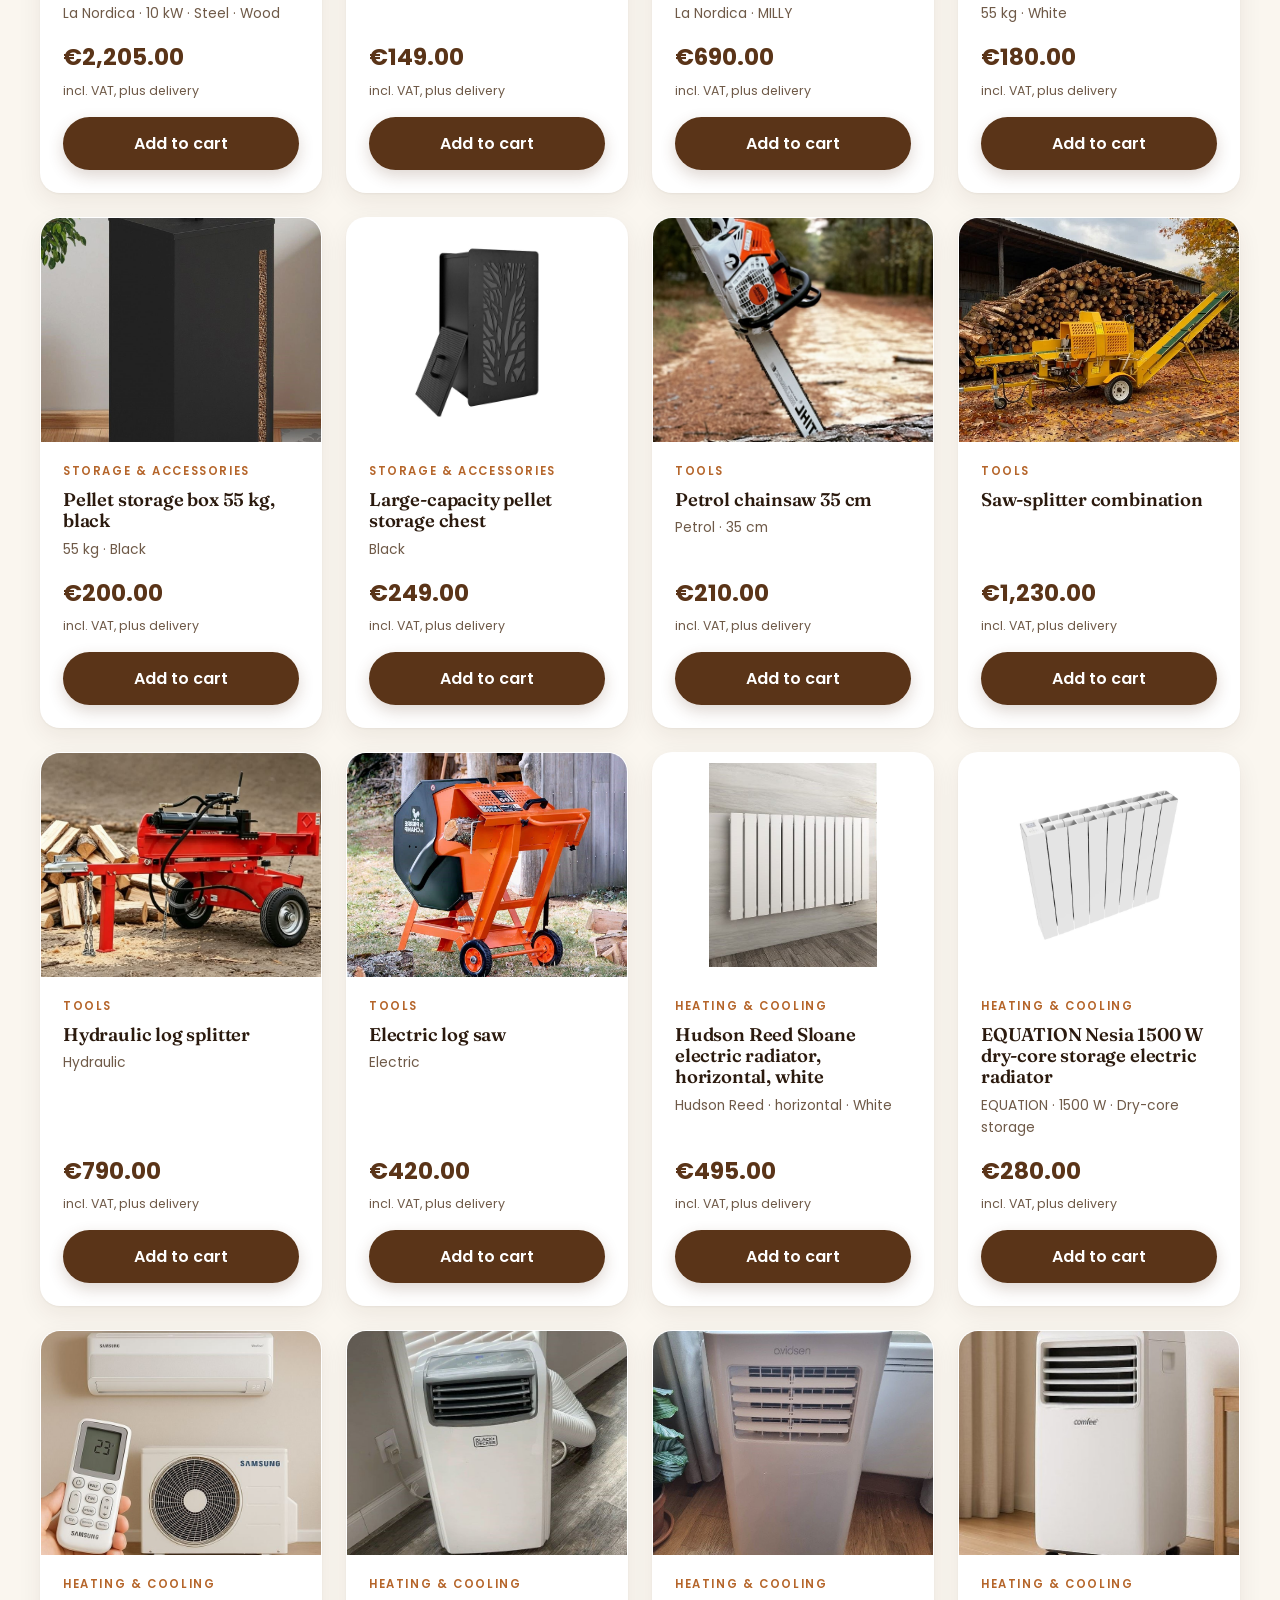
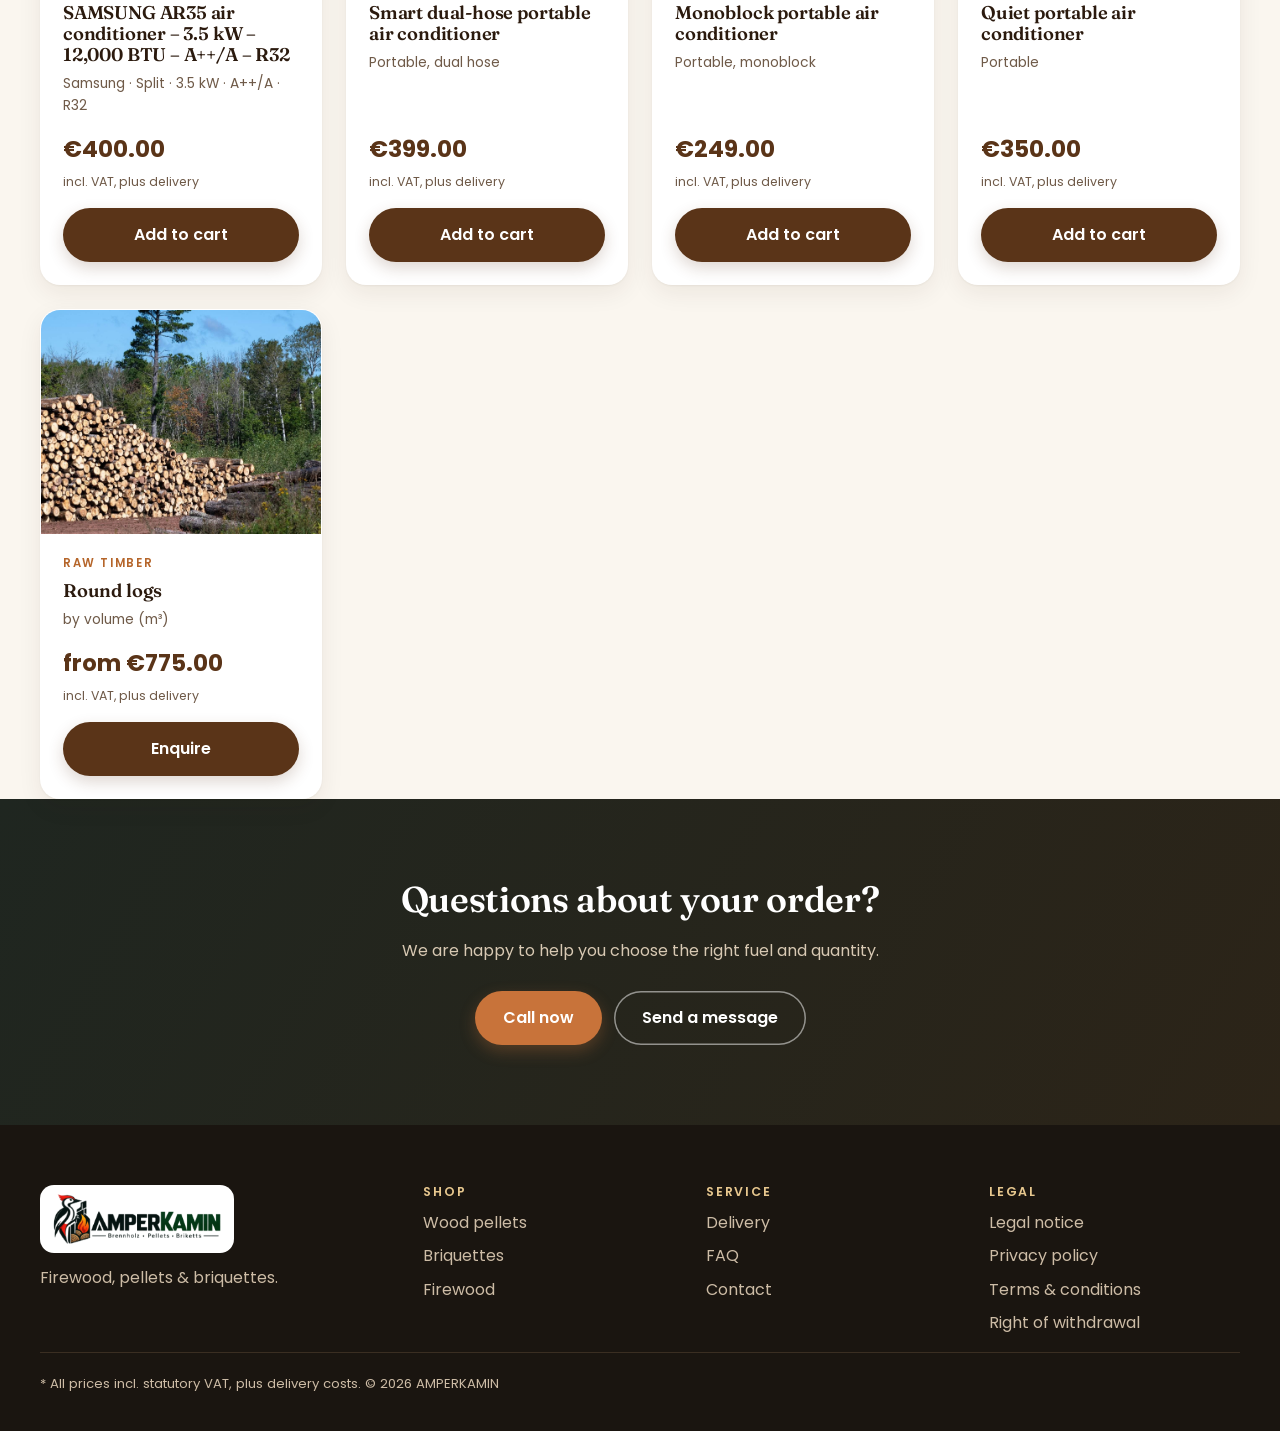
<file: shop.html>
<!doctype html>
<html lang="de">
<head>
<meta charset="utf-8">
<meta name="viewport" content="width=device-width, initial-scale=1">
<title>Shop – AMPERKAMIN · Brennholz, Pellets & Briketts</title>
<meta name="description" content="Holzpellets, Braunkohlebriketts und kammergetrocknetes Brennholz palettenweise online bestellen – Preise inkl. MwSt.">
<meta name="theme-color" content="#1f2620">
<link rel="icon" type="image/png" href="assets/img/favicon.png">
<link rel="preconnect" href="https://fonts.googleapis.com">
<link rel="preconnect" href="https://fonts.gstatic.com" crossorigin>
<link href="https://fonts.googleapis.com/css2?family=Fraunces:opsz,wght@9..144,500;9..144,600&family=Poppins:wght@400;500;600;700&display=swap" rel="stylesheet">
<link rel="stylesheet" href="assets/style.css">
</head>
<body>
<a class="skip" href="#produkte">Zum Sortiment springen</a>

<header class="header">
  <div class="wrap header__in">
    <a href="index.html" class="logo" aria-label="AMPERKAMIN Startseite"><img src="assets/img/logo-amperkamin.png" alt="AMPERKAMIN – Brennholz · Pellets · Briketts" width="248" height="76"></a>
    <nav class="nav" id="nav" aria-label="Hauptnavigation">
      <a href="index.html">Startseite</a>
      <a href="ueber-uns.html">Über uns</a>
      <a href="shop.html" aria-current="page">Shop</a>
      <a href="index.html#faq">Fragen</a>
      <a href="kontakt.html">Kontakt</a>
    </nav>
    <a href="#produkte" class="btn btn--orange btn--sm header__cta">Bestellen</a>
    <button class="cartbtn" id="openCart" aria-label="Warenkorb öffnen">
      <svg viewBox="0 0 24 24" aria-hidden="true"><path d="M3 4h2l2.4 11h11L21 7H6.2"/><circle cx="9" cy="20" r="1.4"/><circle cx="18" cy="20" r="1.4"/></svg>
      <span class="badge" id="cartCount" aria-live="polite">0</span>
    </button>
    <button class="menubtn" id="menuBtn" aria-label="Menü öffnen" aria-expanded="false" aria-controls="nav"><span></span></button>
  </div>
</header>

<main>
  <section class="pagehead">
    <div class="wrap">
      <nav class="crumbs" aria-label="Brotkrumen"><a href="index.html">Startseite</a><span aria-hidden="true">›</span><span aria-current="page">Shop</span></nav>
      <h1>Unser Shop</h1>
      <p class="lead">Holzpellets, REKORD-Briketts und ofenfertiges Brennholz – palettenweise bestellt, per LKW geliefert.</p>
    </div>
  </section>

  <section id="produkte" class="shop wrap" aria-labelledby="shopTitle">
    <h2 id="shopTitle" class="sr">Produkte</h2>
    <div class="toolbar">
      <label class="search">
        <span class="sr">Produkte suchen</span>
        <svg viewBox="0 0 24 24" aria-hidden="true"><circle cx="11" cy="11" r="7"/><path d="m20 20-3.5-3.5"/></svg>
        <input id="q" type="search" placeholder="Suchen, z. B. Buche" autocomplete="off">
      </label>
      <div class="chips" id="chips" role="group" aria-label="Kategorie filtern"></div>
      <label class="select"><span class="sr">Sortieren</span>
        <select id="sort">
          <option value="pop">Beliebtheit</option>
          <option value="asc">Preis aufsteigend</option>
          <option value="desc">Preis absteigend</option>
          <option value="sale">Angebote zuerst</option>
        </select>
      </label>
      <p class="muted toolbar__count" id="resultInfo" aria-live="polite"></p>
    </div>
    <div class="grid" id="grid"></div>
    <p class="empty" id="empty" hidden>Keine Produkte gefunden. <button class="link" id="reset">Filter zurücksetzen</button></p>
  </section>

  <section class="ctaband">
    <div class="wrap">
      <h2>Fragen zu Ihrer Bestellung?</h2>
      <p>Wir helfen Ihnen gerne bei der Wahl des passenden Brennstoffs und der richtigen Menge.</p>
      <div class="ctaband__btns"><a href="tel:+491784322763" class="btn btn--orange">Jetzt anrufen</a><a href="kontakt.html" class="btn btn--outline-light">Nachricht schreiben</a></div>
    </div>
  </section>
</main>

<footer class="footer">
  <div class="wrap footer__in">
    <div>
      <a href="index.html" class="logo logo--card" aria-label="AMPERKAMIN Startseite"><img src="assets/img/logo-amperkamin.png" alt="AMPERKAMIN" width="248" height="76" loading="lazy"></a>
      <p>Brennholz, Pellets &amp; Briketts.</p>
    </div>
    <div><h3>Shop</h3><a href="shop.html?cat=holzpellets">Holzpellets</a><a href="shop.html?cat=briketts">Briketts</a><a href="shop.html?cat=kaminholz">Kaminholz</a></div>
    <div><h3>Service</h3><a href="index.html#faq">Lieferung</a><a href="index.html#faq">Häufige Fragen</a><a href="kontakt.html">Kontakt</a></div>
    <div><h3>Rechtliches</h3><a href="impressum.html">Impressum</a><a href="datenschutz.html">Datenschutz</a><a href="agb.html">AGB</a><a href="widerruf.html">Widerrufsbelehrung</a></div>
  </div>
  <p class="wrap footer__legal">* Alle Preise inkl. gesetzl. MwSt., zzgl. Lieferkosten. © 2026 AMPERKAMIN</p>
</footer>

<div class="overlay" id="overlay" hidden></div>
<aside class="drawer" id="drawer" aria-label="Warenkorb" aria-hidden="true" tabindex="-1">
  <div class="drawer__head"><h2>Warenkorb</h2><button class="icon" id="closeCart" aria-label="Warenkorb schließen">✕</button></div>
  <ul class="drawer__list" id="cartList"></ul>
  <div class="drawer__foot">
    <div class="sum"><span>Zwischensumme</span><strong id="cartSum">0,00 €</strong></div>
    <p class="muted small">inkl. MwSt., zzgl. Lieferkosten</p>
    <button class="btn btn--block" id="checkout">Zur Kasse</button>
  </div>
</aside>
<div class="toast" id="toast" role="status" aria-live="polite"></div>

<script src="data/catalogue.js"></script>
<script src="data/neue-produkte.js"></script>
<script src="assets/lang.js"></script>
<script src="assets/i18n.js"></script>
<script src="assets/app.js"></script>
</body>
</html>
</file>
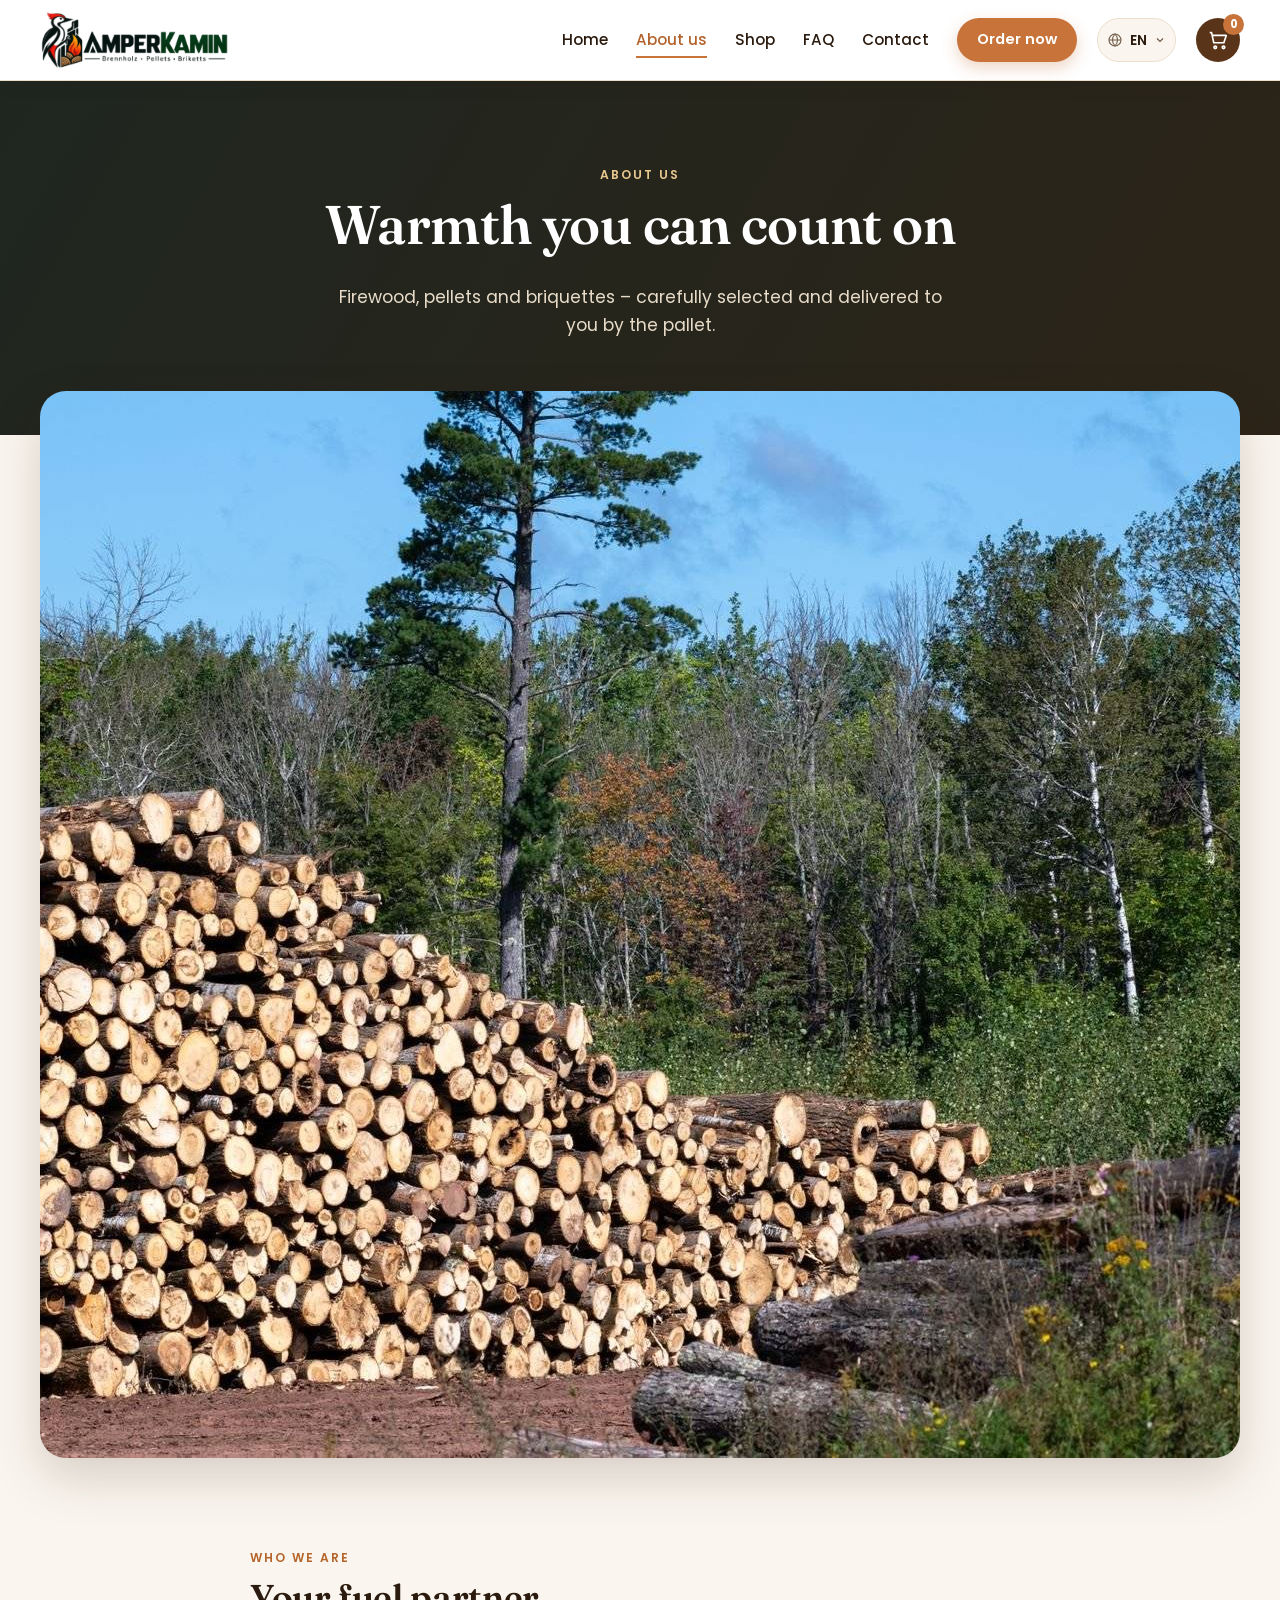
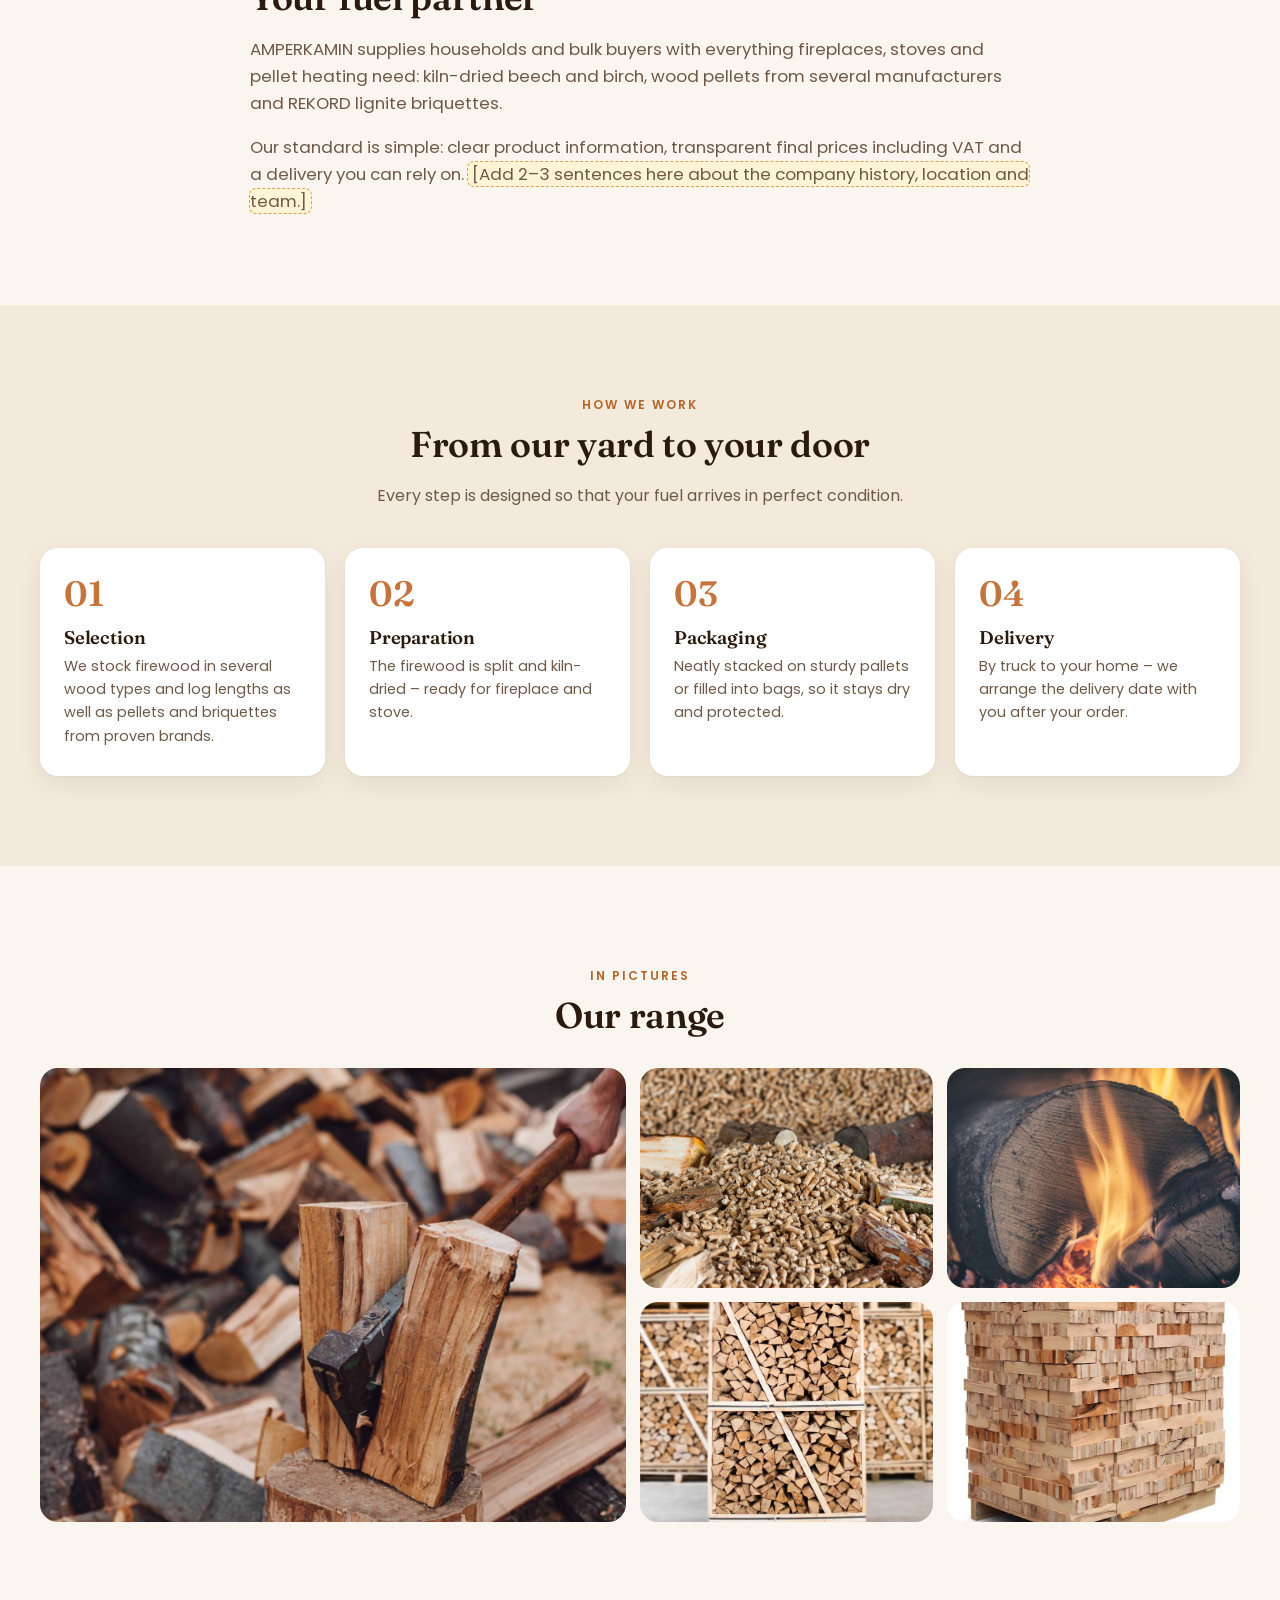
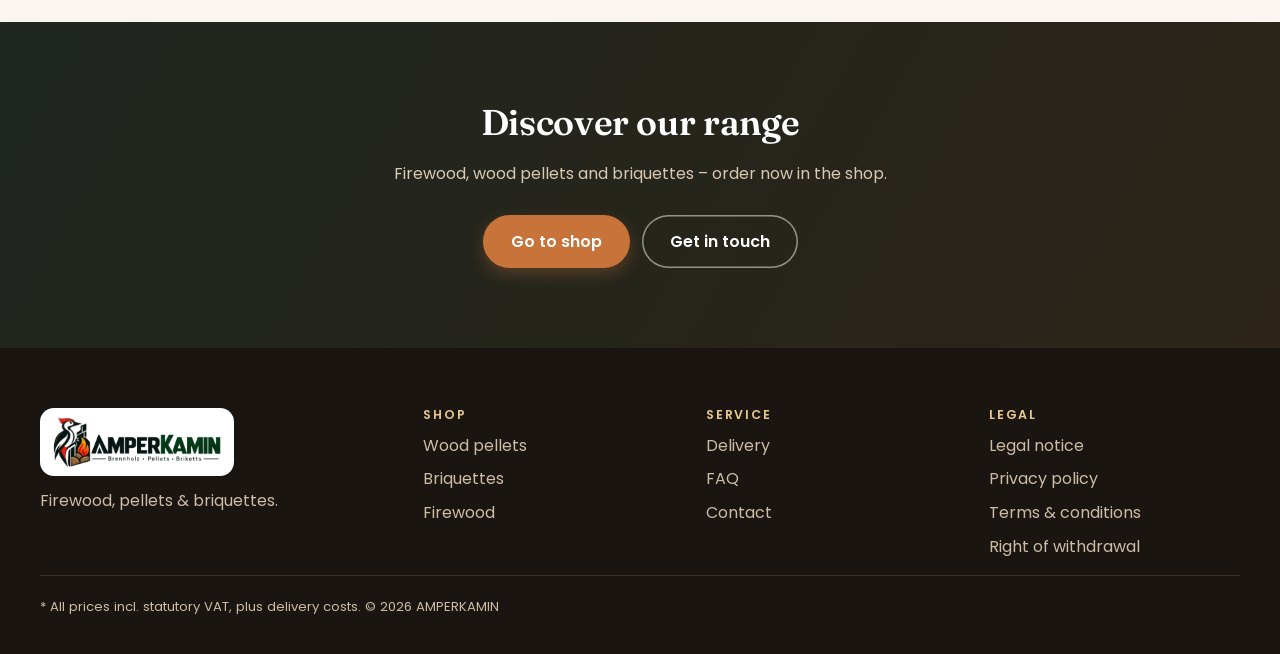
<file: ueber-uns.html>
<!doctype html>
<html lang="de">
<head>
<meta charset="utf-8">
<meta name="viewport" content="width=device-width, initial-scale=1">
<title>Über uns – AMPERKAMIN</title>
<meta name="description" content="AMPERKAMIN liefert Brennholz, Holzpellets und Briketts palettenweise – erfahren Sie, wie wir arbeiten.">
<meta name="theme-color" content="#1f2620">
<link rel="icon" type="image/png" href="assets/img/favicon.png">
<link rel="preconnect" href="https://fonts.googleapis.com">
<link rel="preconnect" href="https://fonts.gstatic.com" crossorigin>
<link href="https://fonts.googleapis.com/css2?family=Fraunces:opsz,wght@9..144,500;9..144,600&family=Poppins:wght@400;500;600;700&display=swap" rel="stylesheet">
<link rel="stylesheet" href="assets/style.css">
</head>
<body>
<a class="skip" href="#main">Zum Inhalt springen</a>

<header class="header">
  <div class="wrap header__in">
    <a href="index.html" class="logo" aria-label="AMPERKAMIN Startseite"><img src="assets/img/logo-amperkamin.png" alt="AMPERKAMIN – Brennholz · Pellets · Briketts" width="248" height="76"></a>
    <nav class="nav" id="nav" aria-label="Hauptnavigation">
      <a href="index.html">Startseite</a>
      <a href="ueber-uns.html" aria-current="page">Über uns</a>
      <a href="shop.html">Shop</a>
      <a href="index.html#faq">Fragen</a>
      <a href="kontakt.html">Kontakt</a>
    </nav>
    <a href="shop.html" class="btn btn--orange btn--sm header__cta">Bestellen</a>
    <button class="cartbtn" id="openCart" aria-label="Warenkorb öffnen">
      <svg viewBox="0 0 24 24" aria-hidden="true"><path d="M3 4h2l2.4 11h11L21 7H6.2"/><circle cx="9" cy="20" r="1.4"/><circle cx="18" cy="20" r="1.4"/></svg>
      <span class="badge" id="cartCount" aria-live="polite">0</span>
    </button>
    <button class="menubtn" id="menuBtn" aria-label="Menü öffnen" aria-expanded="false" aria-controls="nav"><span></span></button>
  </div>
</header>

<main id="main">
  <section class="darkhead">
    <div class="wrap">
      <p class="eyebrow">Über uns</p>
      <h1>Wärme mit Verlass</h1>
      <p>Brennholz, Pellets und Briketts – sorgfältig ausgewählt und palettenweise zu Ihnen geliefert.</p>
    </div>
  </section>

  <section class="wrap">
    <img class="widepic" src="assets/img/design/holzlager.jpg" alt="Gestapeltes Stammholz am Waldrand" width="1600" height="1067">
  </section>

  <section class="wrap prose">
    <p class="eyebrow">Wer wir sind</p>
    <h2>Ihr Partner für Brennstoffe</h2>
    <p>AMPERKAMIN versorgt Haushalte und Großabnehmer mit allem, was Kamin, Kaminofen und Pelletheizung brauchen: kammergetrocknetes Buchen- und Birkenholz, Holzpellets verschiedener Hersteller und REKORD-Braunkohlebriketts.</p>
    <p>Unser Anspruch ist einfach: verständliche Produktangaben, klare Endpreise inklusive Mehrwertsteuer und eine Lieferung, auf die Sie sich verlassen können. <span class="ph">[Hier 2–3 Sätze zur Geschichte des Unternehmens, Standort und Team ergänzen.]</span></p>
  </section>

  <section class="band">
    <div class="wrap">
      <p class="eyebrow center">Unsere Arbeitsweise</p>
      <h2 class="center">Vom Lager bis vor Ihre Tür</h2>
      <p class="center muted narrow">Jeder Schritt ist darauf ausgerichtet, dass Ihr Brennstoff in einwandfreiem Zustand bei Ihnen ankommt.</p>
      <ol class="method">
        <li><span>01</span><h3>Auswahl</h3><p>Wir führen Brennholz in mehreren Holzarten und Scheitlängen sowie Pellets und Briketts bewährter Marken.</p></li>
        <li><span>02</span><h3>Aufbereitung</h3><p>Das Brennholz wird gespalten und kammergetrocknet – ofenfertig für Kamin und Ofen.</p></li>
        <li><span>03</span><h3>Verpackung</h3><p>Sauber auf stabile Paletten gestapelt oder in Säcken abgefüllt, damit es trocken und geschützt bleibt.</p></li>
        <li><span>04</span><h3>Lieferung</h3><p>Per LKW zu Ihnen nach Hause – den Liefertermin stimmen wir nach Ihrer Bestellung mit Ihnen ab.</p></li>
      </ol>
    </div>
  </section>

  <section class="wrap gallery-sec">
    <p class="eyebrow center">In Bildern</p>
    <h2 class="center">Unser Sortiment</h2>
    <div class="gallery">
      <img src="assets/img/design/holzspalten.jpg" alt="Brennholz wird gespalten" loading="lazy">
      <img src="assets/img/design/pellets.jpg" alt="Holzpellets" loading="lazy">
      <img src="assets/img/design/feuer.jpg" alt="Holzscheit im Feuer" loading="lazy">
      <img src="assets/img/produkte/hele-pallet-beukenhout-recht-blur-inzoom-light_2048x2048.jpg" alt="Palette mit Buchenholz" loading="lazy">
      <img src="assets/img/produkte/Brennholz-Buche-Abschnitte-1-FM-1_2048x2048.jpg" alt="Buchenholz-Abschnitte" loading="lazy">
    </div>
  </section>

  <section class="ctaband">
    <div class="wrap">
      <h2>Entdecken Sie unser Sortiment</h2>
      <p>Brennholz, Holzpellets und Briketts – jetzt im Shop bestellen.</p>
      <div class="ctaband__btns"><a href="shop.html" class="btn btn--orange">Zum Shop</a><a href="kontakt.html" class="btn btn--outline-light">Kontakt aufnehmen</a></div>
    </div>
  </section>
</main>

<footer class="footer">
  <div class="wrap footer__in">
    <div>
      <a href="index.html" class="logo logo--card" aria-label="AMPERKAMIN Startseite"><img src="assets/img/logo-amperkamin.png" alt="AMPERKAMIN" width="248" height="76" loading="lazy"></a>
      <p>Brennholz, Pellets &amp; Briketts.</p>
    </div>
    <div><h3>Shop</h3><a href="shop.html?cat=holzpellets">Holzpellets</a><a href="shop.html?cat=briketts">Briketts</a><a href="shop.html?cat=kaminholz">Kaminholz</a></div>
    <div><h3>Service</h3><a href="index.html#faq">Lieferung</a><a href="index.html#faq">Häufige Fragen</a><a href="kontakt.html">Kontakt</a></div>
    <div><h3>Rechtliches</h3><a href="impressum.html">Impressum</a><a href="datenschutz.html">Datenschutz</a><a href="agb.html">AGB</a><a href="widerruf.html">Widerrufsbelehrung</a></div>
  </div>
  <p class="wrap footer__legal">* Alle Preise inkl. gesetzl. MwSt., zzgl. Lieferkosten. © 2026 AMPERKAMIN</p>
</footer>

<div class="overlay" id="overlay" hidden></div>
<aside class="drawer" id="drawer" aria-label="Warenkorb" aria-hidden="true" tabindex="-1">
  <div class="drawer__head"><h2>Warenkorb</h2><button class="icon" id="closeCart" aria-label="Warenkorb schließen">✕</button></div>
  <ul class="drawer__list" id="cartList"></ul>
  <div class="drawer__foot">
    <div class="sum"><span>Zwischensumme</span><strong id="cartSum">0,00 €</strong></div>
    <p class="muted small">inkl. MwSt., zzgl. Lieferkosten</p>
    <button class="btn btn--block" id="checkout">Zur Kasse</button>
  </div>
</aside>
<div class="toast" id="toast" role="status" aria-live="polite"></div>

<script src="data/catalogue.js"></script>
<script src="data/neue-produkte.js"></script>
<script src="assets/lang.js"></script>
<script src="assets/i18n.js"></script>
<script src="assets/app.js"></script>
</body>
</html>
</file>
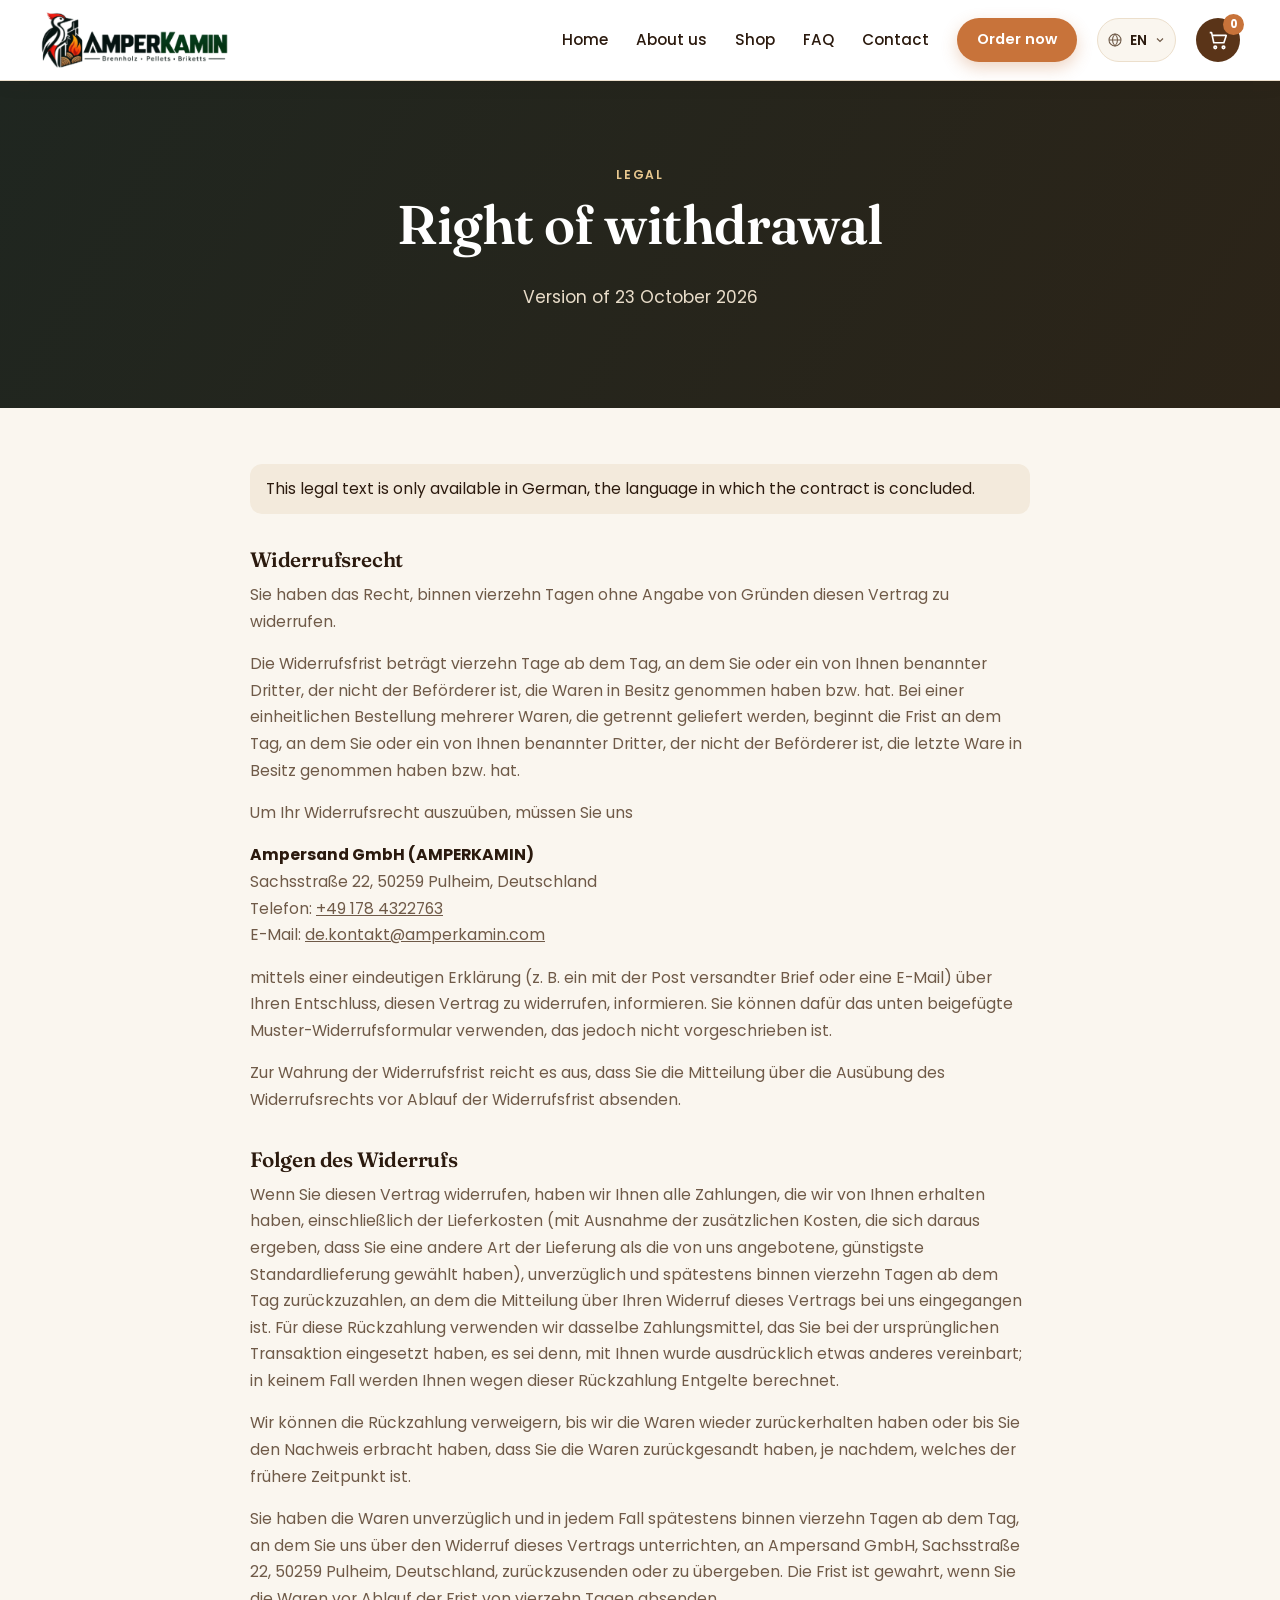
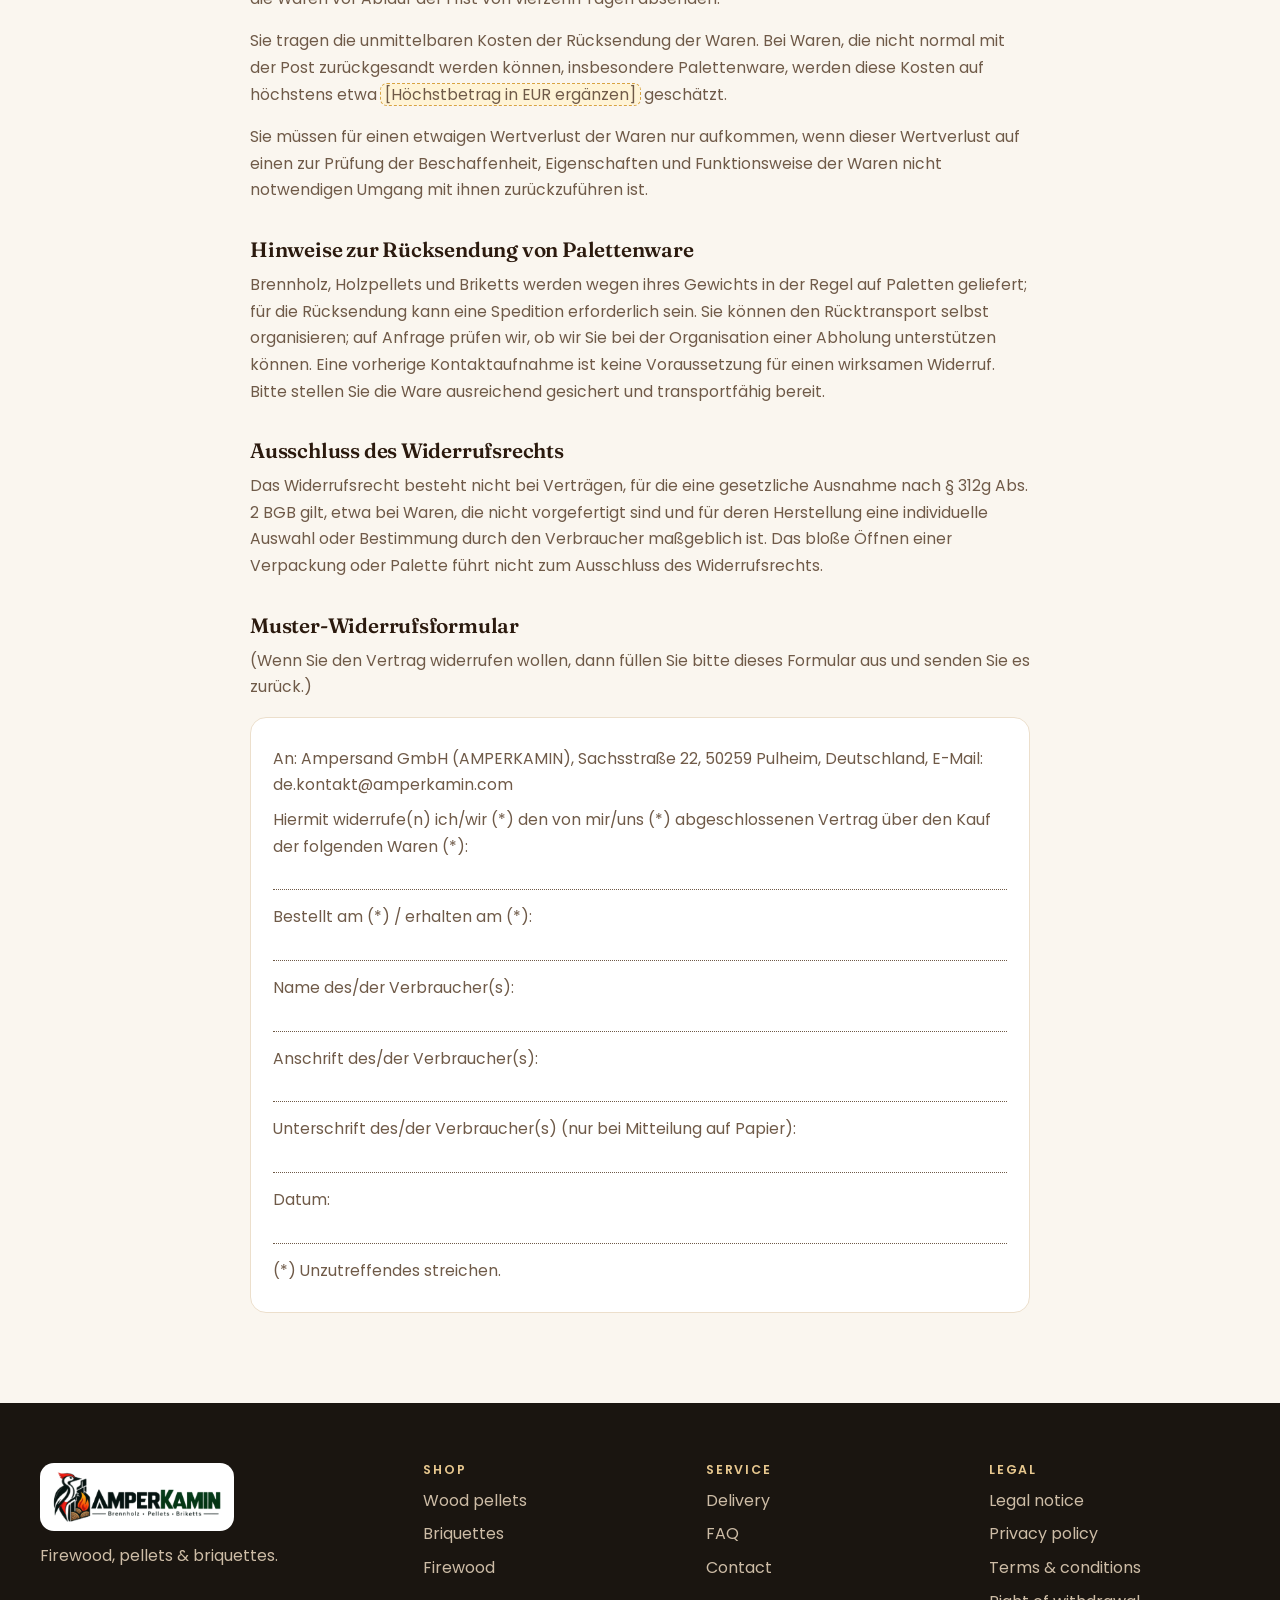
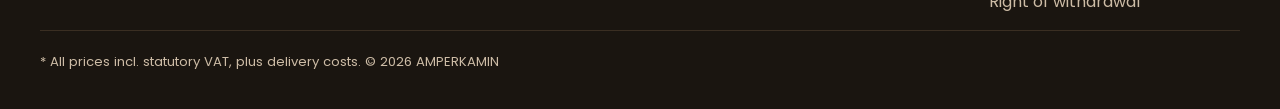
<file: widerruf.html>
<!doctype html>
<html lang="de">
<head>
<meta charset="utf-8">
<meta name="viewport" content="width=device-width, initial-scale=1">
<title>Widerrufsbelehrung – AMPERKAMIN</title>
<meta name="description" content="Widerrufsbelehrung und Muster-Widerrufsformular von AMPERKAMIN.">
<meta name="theme-color" content="#1f2620">
<link rel="icon" type="image/png" href="assets/img/favicon.png">
<link rel="preconnect" href="https://fonts.googleapis.com">
<link rel="preconnect" href="https://fonts.gstatic.com" crossorigin>
<link href="https://fonts.googleapis.com/css2?family=Fraunces:opsz,wght@9..144,500;9..144,600&family=Poppins:wght@400;500;600;700&display=swap" rel="stylesheet">
<link rel="stylesheet" href="assets/style.css">
</head>
<body>
<a class="skip" href="#main">Zum Inhalt springen</a>

<header class="header">
  <div class="wrap header__in">
    <a href="index.html" class="logo" aria-label="AMPERKAMIN Startseite"><img src="assets/img/logo-amperkamin.png" alt="AMPERKAMIN – Brennholz · Pellets · Briketts" width="248" height="76"></a>
    <nav class="nav" id="nav" aria-label="Hauptnavigation">
      <a href="index.html">Startseite</a>
      <a href="ueber-uns.html">Über uns</a>
      <a href="shop.html">Shop</a>
      <a href="index.html#faq">Fragen</a>
      <a href="kontakt.html">Kontakt</a>
    </nav>
    <a href="shop.html" class="btn btn--orange btn--sm header__cta">Bestellen</a>
    <button class="cartbtn" id="openCart" aria-label="Warenkorb öffnen">
      <svg viewBox="0 0 24 24" aria-hidden="true"><path d="M3 4h2l2.4 11h11L21 7H6.2"/><circle cx="9" cy="20" r="1.4"/><circle cx="18" cy="20" r="1.4"/></svg>
      <span class="badge" id="cartCount" aria-live="polite">0</span>
    </button>
    <button class="menubtn" id="menuBtn" aria-label="Menü öffnen" aria-expanded="false" aria-controls="nav"><span></span></button>
  </div>
</header>

<main id="main">
  <section class="darkhead">
    <div class="wrap">
      <p class="eyebrow">Rechtliches</p>
      <h1>Widerrufsbelehrung</h1>
      <p>Stand: 23. Oktober 2026</p>
    </div>
  </section>

  <article class="wrap prose legal">
    <p class="legal__note">Dieser Rechtstext ist nur auf Deutsch verfügbar. Der Vertrag wird in deutscher Sprache geschlossen.</p>

    <h2>Widerrufsrecht</h2>
    <p>Sie haben das Recht, binnen vierzehn Tagen ohne Angabe von Gründen diesen Vertrag zu widerrufen.</p>
    <p>Die Widerrufsfrist beträgt vierzehn Tage ab dem Tag, an dem Sie oder ein von Ihnen benannter Dritter, der nicht der Beförderer ist, die Waren in Besitz genommen haben bzw. hat. Bei einer einheitlichen Bestellung mehrerer Waren, die getrennt geliefert werden, beginnt die Frist an dem Tag, an dem Sie oder ein von Ihnen benannter Dritter, der nicht der Beförderer ist, die letzte Ware in Besitz genommen haben bzw. hat.</p>
    <p>Um Ihr Widerrufsrecht auszuüben, müssen Sie uns</p>
    <p><strong>Ampersand GmbH (AMPERKAMIN)</strong><br>Sachsstraße 22, 50259 Pulheim, Deutschland<br>Telefon: <a href="tel:+491784322763">+49 178 4322763</a><br>E-Mail: <a href="mailto:de.kontakt@amperkamin.com">de.kontakt@amperkamin.com</a></p>
    <p>mittels einer eindeutigen Erklärung (z. B. ein mit der Post versandter Brief oder eine E-Mail) über Ihren Entschluss, diesen Vertrag zu widerrufen, informieren. Sie können dafür das unten beigefügte Muster-Widerrufsformular verwenden, das jedoch nicht vorgeschrieben ist.</p>
    <p>Zur Wahrung der Widerrufsfrist reicht es aus, dass Sie die Mitteilung über die Ausübung des Widerrufsrechts vor Ablauf der Widerrufsfrist absenden.</p>

    <h2>Folgen des Widerrufs</h2>
    <p>Wenn Sie diesen Vertrag widerrufen, haben wir Ihnen alle Zahlungen, die wir von Ihnen erhalten haben, einschließlich der Lieferkosten (mit Ausnahme der zusätzlichen Kosten, die sich daraus ergeben, dass Sie eine andere Art der Lieferung als die von uns angebotene, günstigste Standardlieferung gewählt haben), unverzüglich und spätestens binnen vierzehn Tagen ab dem Tag zurückzuzahlen, an dem die Mitteilung über Ihren Widerruf dieses Vertrags bei uns eingegangen ist. Für diese Rückzahlung verwenden wir dasselbe Zahlungsmittel, das Sie bei der ursprünglichen Transaktion eingesetzt haben, es sei denn, mit Ihnen wurde ausdrücklich etwas anderes vereinbart; in keinem Fall werden Ihnen wegen dieser Rückzahlung Entgelte berechnet.</p>
    <p>Wir können die Rückzahlung verweigern, bis wir die Waren wieder zurückerhalten haben oder bis Sie den Nachweis erbracht haben, dass Sie die Waren zurückgesandt haben, je nachdem, welches der frühere Zeitpunkt ist.</p>
    <p>Sie haben die Waren unverzüglich und in jedem Fall spätestens binnen vierzehn Tagen ab dem Tag, an dem Sie uns über den Widerruf dieses Vertrags unterrichten, an Ampersand GmbH, Sachsstraße 22, 50259 Pulheim, Deutschland, zurückzusenden oder zu übergeben. Die Frist ist gewahrt, wenn Sie die Waren vor Ablauf der Frist von vierzehn Tagen absenden.</p>
    <p>Sie tragen die unmittelbaren Kosten der Rücksendung der Waren. Bei Waren, die nicht normal mit der Post zurückgesandt werden können, insbesondere Palettenware, werden diese Kosten auf höchstens etwa <span class="ph">[Höchstbetrag in EUR ergänzen]</span> geschätzt.</p>
    <p>Sie müssen für einen etwaigen Wertverlust der Waren nur aufkommen, wenn dieser Wertverlust auf einen zur Prüfung der Beschaffenheit, Eigenschaften und Funktionsweise der Waren nicht notwendigen Umgang mit ihnen zurückzuführen ist.</p>

    <h2>Hinweise zur Rücksendung von Palettenware</h2>
    <p>Brennholz, Holzpellets und Briketts werden wegen ihres Gewichts in der Regel auf Paletten geliefert; für die Rücksendung kann eine Spedition erforderlich sein. Sie können den Rücktransport selbst organisieren; auf Anfrage prüfen wir, ob wir Sie bei der Organisation einer Abholung unterstützen können. Eine vorherige Kontaktaufnahme ist keine Voraussetzung für einen wirksamen Widerruf. Bitte stellen Sie die Ware ausreichend gesichert und transportfähig bereit.</p>

    <h2>Ausschluss des Widerrufsrechts</h2>
    <p>Das Widerrufsrecht besteht nicht bei Verträgen, für die eine gesetzliche Ausnahme nach § 312g Abs. 2 BGB gilt, etwa bei Waren, die nicht vorgefertigt sind und für deren Herstellung eine individuelle Auswahl oder Bestimmung durch den Verbraucher maßgeblich ist. Das bloße Öffnen einer Verpackung oder Palette führt nicht zum Ausschluss des Widerrufsrechts.</p>

    <h2>Muster-Widerrufsformular</h2>
    <p>(Wenn Sie den Vertrag widerrufen wollen, dann füllen Sie bitte dieses Formular aus und senden Sie es zurück.)</p>
    <div class="legal__form">
      <p>An: Ampersand GmbH (AMPERKAMIN), Sachsstraße 22, 50259 Pulheim, Deutschland, E-Mail: de.kontakt@amperkamin.com</p>
      <p>Hiermit widerrufe(n) ich/wir (*) den von mir/uns (*) abgeschlossenen Vertrag über den Kauf der folgenden Waren (*):</p>
      <p class="legal__line"></p>
      <p>Bestellt am (*) / erhalten am (*):</p>
      <p class="legal__line"></p>
      <p>Name des/der Verbraucher(s):</p>
      <p class="legal__line"></p>
      <p>Anschrift des/der Verbraucher(s):</p>
      <p class="legal__line"></p>
      <p>Unterschrift des/der Verbraucher(s) (nur bei Mitteilung auf Papier):</p>
      <p class="legal__line"></p>
      <p>Datum:</p>
      <p class="legal__line"></p>
      <p class="small">(*) Unzutreffendes streichen.</p>
    </div>
  </article>
</main>

<footer class="footer">
  <div class="wrap footer__in">
    <div>
      <a href="index.html" class="logo logo--card" aria-label="AMPERKAMIN Startseite"><img src="assets/img/logo-amperkamin.png" alt="AMPERKAMIN" width="248" height="76" loading="lazy"></a>
      <p>Brennholz, Pellets &amp; Briketts.</p>
    </div>
    <div><h3>Shop</h3><a href="shop.html?cat=holzpellets">Holzpellets</a><a href="shop.html?cat=briketts">Briketts</a><a href="shop.html?cat=kaminholz">Kaminholz</a></div>
    <div><h3>Service</h3><a href="index.html#faq">Lieferung</a><a href="index.html#faq">Häufige Fragen</a><a href="kontakt.html">Kontakt</a></div>
    <div><h3>Rechtliches</h3><a href="impressum.html">Impressum</a><a href="datenschutz.html">Datenschutz</a><a href="agb.html">AGB</a><a href="widerruf.html">Widerrufsbelehrung</a></div>
  </div>
  <p class="wrap footer__legal">* Alle Preise inkl. gesetzl. MwSt., zzgl. Lieferkosten. © 2026 AMPERKAMIN</p>
</footer>

<div class="overlay" id="overlay" hidden></div>
<aside class="drawer" id="drawer" aria-label="Warenkorb" aria-hidden="true" tabindex="-1">
  <div class="drawer__head"><h2>Warenkorb</h2><button class="icon" id="closeCart" aria-label="Warenkorb schließen">✕</button></div>
  <ul class="drawer__list" id="cartList"></ul>
  <div class="drawer__foot">
    <div class="sum"><span>Zwischensumme</span><strong id="cartSum">0,00 €</strong></div>
    <p class="muted small">inkl. MwSt., zzgl. Lieferkosten</p>
    <button class="btn btn--block" id="checkout">Zur Kasse</button>
  </div>
</aside>
<div class="toast" id="toast" role="status" aria-live="polite"></div>

<script src="data/catalogue.js"></script>
<script src="data/neue-produkte.js"></script>
<script src="assets/lang.js"></script>
<script src="assets/i18n.js"></script>
<script src="assets/app.js"></script>
</body>
</html>
</file>
<file: assets/style.css>
:root{
  --bg:#faf6ef; --bg-2:#f3eadc; --card:#fff; --ink:#2b1a0e; --muted:#6f5a48; --line:#ecdfcc;
  --brown:#5a3418; --brown-2:#7a4a26; --amber:#b5652a; --orange:#c8733a; --orange-2:#b3622c;
  --gold:#e8c88f; --gold-ink:#4a2a10; --forest:#1f2620; --forest-2:#2c2418;
  --radius:20px; --shadow:0 1px 2px rgba(60,30,10,.05),0 8px 24px rgba(60,30,10,.07);
  --serif:"Fraunces",Georgia,serif; --sans:"Poppins",system-ui,sans-serif;
}
*{box-sizing:border-box}
[hidden]{display:none!important}
html{scroll-behavior:smooth;scroll-padding-top:90px}
body{margin:0;background:var(--bg);color:var(--ink);font:400 16px/1.6 var(--sans);-webkit-font-smoothing:antialiased}
img{max-width:100%;display:block}
a{color:inherit}
h1,h2,h3{font-family:var(--serif);font-weight:600;line-height:1.15;margin:0 0 .5em;letter-spacing:-.01em}
h2{font-size:clamp(1.7rem,2.8vw,2.4rem)}
p{margin:0 0 1em}
button{font:inherit;cursor:pointer}
:focus-visible{outline:3px solid var(--orange);outline-offset:3px;border-radius:8px}
.wrap{width:min(1200px,100% - 32px);margin-inline:auto}
.center{text-align:center}
.sr{position:absolute;width:1px;height:1px;overflow:hidden;clip:rect(0 0 0 0);white-space:nowrap}
.skip{position:absolute;left:-999px;top:8px;background:var(--brown);color:#fff;padding:8px 14px;border-radius:8px;z-index:100}
.skip:focus{left:8px}
.muted{color:var(--muted)} .small{font-size:.85rem}
.eyebrow{font-size:.76rem;font-weight:600;letter-spacing:.16em;text-transform:uppercase;color:var(--amber);margin:0 0 .8em}
.lead{font-size:1.1rem;color:var(--muted);max-width:54ch}

/* Buttons */
.btn{display:inline-flex;align-items:center;justify-content:center;gap:8px;border:0;border-radius:999px;background:var(--brown);color:#fff;font-weight:600;padding:14px 28px;text-decoration:none;box-shadow:0 6px 16px rgba(90,52,24,.2);transition:transform .15s,background .15s,color .15s}
.btn:hover{background:var(--brown-2);transform:translateY(-1px)}
.btn--ghost{background:transparent;color:var(--brown);box-shadow:inset 0 0 0 1.5px var(--brown)}
.btn--ghost:hover{background:var(--brown);color:#fff}
.btn--orange{background:var(--orange);box-shadow:0 6px 16px rgba(200,115,58,.3)} .btn--orange:hover{background:var(--orange-2)}
.btn--outline-light{background:transparent;color:#fff;box-shadow:inset 0 0 0 1.5px rgba(255,255,255,.5)} .btn--outline-light:hover{background:#fff;color:var(--forest)}
.btn--sm{padding:10px 20px;font-size:.92rem}
.btn--block{width:100%}
.btn:disabled{opacity:.5;cursor:not-allowed;transform:none}
.link{background:none;border:0;padding:0;color:var(--brown);font-weight:600;text-decoration:underline;text-underline-offset:3px}

/* Header */
.header{position:sticky;top:0;z-index:30;background:#fff;color:var(--ink);border-bottom:1px solid var(--line);box-shadow:0 4px 18px rgba(60,30,10,.06)}
.header__in{display:flex;align-items:center;gap:20px;height:80px}
.logo{display:flex;align-items:center;text-decoration:none;flex:none}
.logo img{height:58px;width:auto;display:block}
.logo--card{display:inline-flex;background:#fff;border-radius:14px;padding:8px 12px}
.logo--card img{height:52px}
.nav{display:flex;gap:28px;margin-left:auto}
.nav a{text-decoration:none;font-weight:500;font-size:.95rem;color:var(--ink);padding:6px 0;position:relative}
.nav a::after{content:"";position:absolute;left:0;right:0;bottom:0;height:2px;background:var(--orange);transform:scaleX(0);transition:transform .2s}
.nav a:hover::after,.nav a[aria-current]::after{transform:none}
.nav a[aria-current]{color:var(--orange-2)}
.header__cta{margin-left:8px}
.lang{position:relative;display:flex;align-items:center;flex:none}
.lang svg{position:absolute;left:10px;width:16px;height:16px;fill:none;stroke:var(--muted);stroke-width:1.6;pointer-events:none}
.lang select{appearance:none;background:var(--bg) url("data:image/svg+xml,%3Csvg xmlns='http://www.w3.org/2000/svg' viewBox='0 0 24 24' fill='none' stroke='%236f5a48' stroke-width='2.4'%3E%3Cpath d='m6 9 6 6 6-6'/%3E%3C/svg%3E") no-repeat right 9px center/12px;border:1px solid var(--line);border-radius:999px;color:var(--ink);font:600 .85rem var(--sans);height:44px;padding:0 28px 0 32px;cursor:pointer}
.lang select:hover{border-color:var(--amber)}
.lang option{color:var(--ink);background:#fff}
.cartbtn{position:relative;width:44px;height:44px;border-radius:50%;border:0;background:var(--brown);display:grid;place-items:center;flex:none;transition:background .15s}
.cartbtn:hover{background:var(--brown-2)}
.cartbtn svg{width:22px;height:22px;fill:none;stroke:#fff;stroke-width:1.8;stroke-linejoin:round}
.badge{position:absolute;top:-4px;right:-4px;min-width:21px;height:21px;padding:0 6px;border-radius:11px;background:var(--orange);color:#fff;font-size:.72rem;font-weight:700;display:grid;place-items:center}
.badge.bump{animation:bump .4s}
@keyframes bump{50%{transform:scale(1.35)}}
.menubtn{display:none;width:44px;height:44px;border:1px solid var(--line);border-radius:12px;background:var(--bg);position:relative;flex:none}
.menubtn span,.menubtn span::before,.menubtn span::after{position:absolute;left:11px;width:20px;height:2px;background:var(--ink);border-radius:2px;transition:transform .2s,opacity .2s}
.menubtn span{top:21px} .menubtn span::before{content:"";left:0;top:-7px} .menubtn span::after{content:"";left:0;top:7px}
.menu-open .menubtn span{background:transparent}
.menu-open .menubtn span::before{transform:translateY(7px) rotate(45deg)}
.menu-open .menubtn span::after{transform:translateY(-7px) rotate(-45deg)}

/* Hero */
.hero{background:linear-gradient(180deg,var(--bg) 0%,var(--bg-2) 100%);padding:72px 0 120px}
.hero__in{display:grid;grid-template-columns:1fr 1fr;gap:56px;align-items:center}
.hero h1{font-size:clamp(2.3rem,4.6vw,3.7rem)}
.pills{list-style:none;padding:0;margin:22px 0 30px;display:flex;flex-wrap:wrap;gap:8px}
.pills li{background:#fff;border:1px solid var(--line);border-radius:999px;padding:6px 14px;font-size:.85rem;font-weight:500}
.hero__cta{display:flex;flex-wrap:wrap;gap:12px}
.hero__collage{position:relative;min-height:440px}
.hero__collage img{position:absolute;object-fit:cover;border-radius:22px;box-shadow:0 20px 50px rgba(60,30,10,.2)}
.hero__img1{right:0;top:0;width:82%;height:78%}
.hero__img2{left:0;bottom:0;width:56%;height:52%;border:6px solid #fff}
.hero__badge{position:absolute;left:6%;top:4%;background:var(--forest);color:#fff;border-radius:16px;padding:12px 18px;display:grid;box-shadow:0 12px 30px rgba(0,0,0,.25)}
.hero__badge strong{font-family:var(--serif);font-size:1.5rem;color:var(--gold)} .hero__badge span{font-size:.78rem;color:#e2d4bf}

/* Facts bar */
.facts{position:relative;margin-top:-64px;background:#fff;border-radius:22px;box-shadow:0 18px 50px rgba(60,30,10,.1);display:grid;grid-template-columns:repeat(4,1fr)}
.fact{display:grid;justify-items:center;text-align:center;padding:28px 18px;gap:4px}
.fact+.fact{border-left:1px solid var(--line)}
.fact svg{width:30px;height:30px;fill:none;stroke:var(--orange);stroke-width:1.7;stroke-linejoin:round;margin-bottom:6px}
.fact strong{font-weight:600} .fact span{font-size:.86rem;color:var(--muted)}

/* Split / story */
.split,.story{display:grid;grid-template-columns:1fr 1fr;gap:64px;align-items:center;margin:110px auto}
.split img{border-radius:24px;aspect-ratio:4/3;object-fit:cover;width:100%;box-shadow:var(--shadow)}
.split p:not(.eyebrow),.story p:not(.eyebrow){color:var(--muted);margin-bottom:1.6em}
.story__imgs{display:grid;grid-template-columns:1fr 1fr 1fr;gap:14px;order:0}
.story__imgs img{border-radius:18px;aspect-ratio:3/4;object-fit:cover;width:100%;box-shadow:var(--shadow)}
.story__imgs img:nth-child(2){transform:translateY(-24px)}

/* Category cards */
.band{background:var(--bg-2);padding:90px 0}
.catcards{display:grid;grid-template-columns:repeat(4,1fr);gap:22px;margin-top:36px}
.catcard{background:#fff;border-radius:var(--radius);padding:12px 12px 22px;text-decoration:none;box-shadow:var(--shadow);display:flex;flex-direction:column;transition:transform .2s,box-shadow .2s}
.catcard:hover{transform:translateY(-4px);box-shadow:0 18px 40px rgba(60,30,10,.12)}
.catcard img{border-radius:14px;aspect-ratio:4/3;object-fit:cover;width:100%;margin-bottom:16px}
.catcard h3{font-size:1.2rem;margin:0 10px .35em}
.catcard p{font-size:.9rem;color:var(--muted);margin:0 10px 14px;flex:1}
.more-link{margin:0 10px;font-size:.82rem;font-weight:700;letter-spacing:.08em;text-transform:uppercase;color:var(--orange)}
.allprods{margin-top:22px;display:flex;align-items:center;justify-content:space-between;gap:24px 40px;flex-wrap:wrap;background:linear-gradient(120deg,var(--forest),var(--forest-2));color:#efe3d1;border-radius:var(--radius);padding:28px 32px;box-shadow:var(--shadow)}
.allprods h3{color:#fff;font-size:1.4rem;margin:0 0 .3em}
.allprods p{margin:0 0 14px;color:#d8c9b3;font-size:.95rem}
.allprods__text{flex:1 1 420px}
.allprods__chips{list-style:none;padding:0;margin:0;display:flex;flex-wrap:wrap;gap:8px}
.allprods__chips a{display:inline-block;text-decoration:none;color:#fff;font-size:.88rem;font-weight:500;padding:7px 14px;border-radius:999px;background:rgba(255,255,255,.1);border:1px solid rgba(255,255,255,.2);transition:background .15s}
.allprods__chips a:hover{background:rgba(255,255,255,.22)}
.allprods .btn{flex:none}
@media (max-width:640px){.allprods{padding:22px 18px}.allprods .btn{width:100%}}
.catcard--all{background:linear-gradient(140deg,var(--forest),var(--forest-2));color:#fff;justify-content:center;padding:28px 18px}
.catcard--all p{color:#d8c9b3;flex:0}
.catcard--all .more-link{color:var(--gold)}
.catcard img{background:#fff}
.catcard img[src*="pelletbox"],.catcard img[src*="klimaanlage"]{object-fit:contain}

/* Why */
.why{margin:40px auto 100px}
.why__grid{display:grid;grid-template-columns:repeat(4,1fr);gap:20px;margin-top:32px}
.why article{background:#fff;border-radius:18px;padding:26px 24px;box-shadow:var(--shadow);border-top:3px solid var(--orange)}
.why h3{font-size:1.12rem}
.why p{font-size:.9rem;color:var(--muted);margin:0}

/* CTA band */
.ctaband{background:linear-gradient(120deg,var(--forest),var(--forest-2));color:#efe3d1;text-align:center;padding:80px 0}
.ctaband h2{color:#fff}
.ctaband p{max-width:56ch;margin:0 auto 28px;color:#d8c9b3}
.ctaband__btns{display:flex;flex-wrap:wrap;gap:12px;justify-content:center}

/* FAQ */
.faq-single{max-width:820px;margin:100px auto}
.faq-single h2{margin-bottom:28px}
details{border-bottom:1px solid var(--line);padding:18px 4px}
summary{cursor:pointer;font-weight:600;list-style:none;display:flex;justify-content:space-between;gap:16px}
summary::-webkit-details-marker{display:none}
summary::after{content:"+";font-size:1.5rem;line-height:1;color:var(--orange);transition:transform .2s}
details[open] summary::after{transform:rotate(45deg)}
details p{color:var(--muted);margin:.7em 0 0}

/* Shop page */
.pagehead{background:linear-gradient(180deg,var(--bg) 0%,var(--bg-2) 100%);padding:8px 0 48px}
.pagehead h1{font-size:clamp(2.1rem,4vw,3.2rem);margin-bottom:.3em}
.crumbs{display:flex;flex-wrap:wrap;gap:8px;font-size:.88rem;color:var(--muted);padding:24px 0 20px}
.crumbs a{text-decoration:none} .crumbs a:hover{text-decoration:underline}
.crumbs [aria-current]{color:var(--ink);font-weight:500}
.shop{margin-top:-24px}
.toolbar{position:relative;display:flex;flex-wrap:wrap;align-items:center;gap:12px;background:#fff;border-radius:18px;padding:14px;box-shadow:var(--shadow);margin-bottom:28px}
.toolbar__count{margin:0 6px 0 auto;font-size:.88rem}
.search{display:flex;align-items:center;gap:8px;background:var(--bg);border:1px solid var(--line);border-radius:999px;padding:0 14px;height:44px;width:min(280px,100%)}
.search svg{width:18px;height:18px;fill:none;stroke:var(--muted);stroke-width:2;flex:none}
.search input{border:0;outline:0;background:transparent;font:inherit;width:100%;color:var(--ink)}
.search:focus-within{border-color:var(--orange)}
.chips{display:flex;flex-wrap:wrap;gap:8px}
.chip{border:1px solid var(--line);background:#fff;border-radius:999px;padding:9px 16px;font-weight:500;font-size:.9rem;color:var(--ink)}
.chip:hover{border-color:var(--amber)}
.chip.is-on{background:var(--brown);border-color:var(--brown);color:#fff}
.select select{appearance:none;border:1px solid var(--line);background:#fff url("data:image/svg+xml,%3Csvg xmlns='http://www.w3.org/2000/svg' viewBox='0 0 24 24' fill='none' stroke='%235a3418' stroke-width='2'%3E%3Cpath d='m6 9 6 6 6-6'/%3E%3C/svg%3E") no-repeat right 12px center/16px;border-radius:999px;padding:10px 38px 10px 16px;font:500 .9rem var(--sans);color:var(--ink)}
.grid{display:grid;grid-template-columns:repeat(auto-fill,minmax(260px,1fr));gap:24px}
.card{background:var(--card);border-radius:var(--radius);box-shadow:var(--shadow);display:flex;flex-direction:column;overflow:hidden;border:1.5px solid transparent;transition:transform .2s,box-shadow .2s,border-color .2s}
.card:hover{transform:translateY(-4px);box-shadow:0 18px 40px rgba(60,30,10,.12);border-color:var(--gold)}
.card__media{position:relative;display:block;aspect-ratio:1/0.8;background:#f4ede2;overflow:hidden}
.card__media img{width:100%;height:100%;object-fit:cover;transition:transform .5s}
.card:hover .card__media img{transform:scale(1.04)}
.card__media img[src*="vorratskiste"],.pd__media img[src*="vorratskiste"],.card__media img[src*="pelletofen"],.pd__media img[src*="pelletofen"],.card__media img[src*="tellerwaermer"],.pd__media img[src*="tellerwaermer"],.card__media img[src*="pelletbox"],.card__media img[src*="pelletkorb"],.card__media img[src*="heizkoerper"],.card__media img[src*="kaminofen"],.pd__media img[src*="pelletbox"],.pd__media img[src*="pelletkorb"],.pd__media img[src*="heizkoerper"],.pd__media img[src*="kaminofen"]{object-fit:contain;background:#fff;padding:10px}
.tag{position:absolute;top:14px;left:14px;z-index:1;background:var(--gold);color:var(--gold-ink);font-size:.72rem;font-weight:700;letter-spacing:.08em;text-transform:uppercase;padding:6px 12px;border-radius:999px}
.tag--sale{background:#b33a1f;color:#fff}
.tag--example{background:#fff4d6;color:#7a5a12;outline:1px dashed #d9a441}
.is-example .price strong{background:#fff4d6;outline:1px dashed #d9a441;border-radius:6px;padding:0 6px}
.example-note{margin:18px 0 0;padding:8px 12px;font-size:.88rem}
.card__body{padding:20px 22px 22px;display:flex;flex-direction:column;flex:1}
.label{font-size:.72rem;font-weight:600;letter-spacing:.14em;text-transform:uppercase;color:var(--amber)}
.card h3{font-size:1.15rem;margin:.45em 0 .4em}
.card h3 a{text-decoration:none} .card h3 a:hover{text-decoration:underline;text-underline-offset:3px}
.card__meta{font-size:.86rem;color:var(--muted);margin:0 0 14px}
.price{margin-top:auto;display:flex;align-items:baseline;flex-wrap:wrap;gap:4px 10px}
.price strong{font-size:1.45rem;font-weight:700;color:var(--brown)}
.price del{color:var(--muted);font-size:.95rem}
.price small{flex-basis:100%;color:var(--muted);font-size:.78rem}
.card .btn{margin-top:16px;width:100%}
.btn.added{background:#2f6b3a}
.empty{text-align:center;padding:48px 0;color:var(--muted)}
.more{margin:100px auto}
.more__grid{display:grid;grid-template-columns:repeat(4,1fr);gap:20px;margin-top:28px}
.tile{background:#fff;border-radius:var(--radius);overflow:hidden;box-shadow:var(--shadow)}
.tile img{aspect-ratio:1/1;object-fit:contain;width:100%;background:#fff;padding:12px}
.tile img[src*="holzlager"],.tile img[src*="motorsaege"],.tile img[src*="kuechenherd"]{object-fit:cover;padding:0}
.tile>div{padding:14px 18px 18px;border-top:1px solid var(--line)}
.tile h3{font-size:1.08rem;margin:.3em 0}

/* Product page */
.pd{display:grid;grid-template-columns:1.1fr 1fr;gap:56px;align-items:start}
.pd__media{position:sticky;top:96px;background:#fff;border-radius:28px;overflow:hidden;box-shadow:var(--shadow)}
.pd__media img{width:100%;aspect-ratio:1/1;object-fit:cover}
.pd__media .tag{top:20px;left:20px;font-size:.85rem;padding:8px 14px}
.pd h1{font-size:clamp(1.7rem,3vw,2.5rem);margin:.35em 0 .5em}
.price--lg strong{font-size:2.2rem}
.price--lg del{font-size:1.1rem}
.save{background:#fbe6df;color:#9b2f17;font-weight:600;font-size:.82rem;padding:4px 10px;border-radius:999px}
.stock{display:flex;align-items:center;gap:8px;font-weight:500;color:#2f6b3a;margin:18px 0 0}
.dot{width:9px;height:9px;border-radius:50%;background:#3c9a4e;box-shadow:0 0 0 4px #dcefdf}
.pd__desc{color:var(--muted);margin:18px 0 26px;max-width:58ch}
.buy{display:flex;gap:12px;flex-wrap:wrap}
.buy .btn{flex:1;min-width:200px;padding:16px 26px;font-size:1.02rem}
.qty{display:inline-flex;align-items:center;border:1px solid var(--line);border-radius:999px;margin-top:6px;background:#fff}
.qty button{border:0;background:none;width:30px;height:30px;font-size:1rem}
.qty span{min-width:22px;text-align:center;font-weight:600;font-size:.9rem}
.qty--lg{margin:0;height:56px}
.qty--lg button{width:48px;height:54px;font-size:1.3rem;color:var(--brown)}
.qty--lg span{min-width:32px;font-size:1.05rem}
.pd__trust{list-style:none;padding:0;margin:28px 0 0;display:grid;background:#fff;border-radius:18px;box-shadow:var(--shadow);overflow:hidden}
.pd__trust li{display:flex;gap:14px;align-items:center;padding:14px 18px;border-bottom:1px solid var(--line)}
.pd__trust li:last-child{border:0}
.pd__trust svg{width:26px;height:26px;flex:none;fill:none;stroke:var(--orange);stroke-width:1.7;stroke-linejoin:round}
.pd__trust span{display:grid;font-size:.88rem;color:var(--muted)}
.pd__trust b{color:var(--ink);font-weight:600}
.pd__details{display:grid;grid-template-columns:1fr 1fr;gap:56px;margin:80px 0}
.specs{width:100%;border-collapse:collapse;background:#fff;border-radius:18px;overflow:hidden;box-shadow:var(--shadow)}
.specs th,.specs td{text-align:left;padding:13px 18px;border-bottom:1px solid var(--line);font-size:.94rem}
.specs th{width:40%;color:var(--muted);font-weight:500}
.specs tr:last-child th,.specs tr:last-child td{border:0}
.related{margin-bottom:80px}

/* Inner pages (Über uns, Kontakt) */
.darkhead{background:linear-gradient(120deg,var(--forest),var(--forest-2));color:#e8dcc9;text-align:center;padding:84px 0 96px}
.darkhead .eyebrow{color:var(--gold)}
.darkhead h1{color:#fff;font-size:clamp(2.1rem,4.4vw,3.4rem)}
.darkhead p:not(.eyebrow){max-width:58ch;margin:0 auto;font-size:1.08rem}
.widepic{width:100%;aspect-ratio:21/8;object-fit:cover;border-radius:26px;margin-top:-44px;box-shadow:0 20px 50px rgba(60,30,10,.18)}
.prose{max-width:780px;margin:90px auto}
.prose p:not(.eyebrow){color:var(--muted);font-size:1.05rem}
.legal{margin:56px auto 90px}
.legal h2{font-size:1.3rem;margin:34px 0 10px}
.legal p:not(.eyebrow),.legal li{font-size:.98rem;line-height:1.7;color:var(--muted)}
.legal ul{padding-left:20px;display:grid;gap:8px}
.legal strong{color:var(--ink)}
.legal__note{background:var(--bg-2);border-radius:12px;padding:12px 16px;color:var(--ink)!important}
html[lang="de"] .legal__note{display:none}
.legal__form{background:#fff;border:1.5px solid var(--line);border-radius:16px;padding:20px 22px;margin-top:12px}
.legal__form p{margin:8px 0}
.legal__form .legal__line{border-bottom:1px dotted var(--muted);height:22px;margin:0 0 14px}
.narrow{max-width:60ch;margin-inline:auto}
.ph{background:#fff4d6;outline:1px dashed #d9a441;border-radius:6px;padding:0 4px}
.method{list-style:none;padding:0;margin:40px 0 0;display:grid;grid-template-columns:repeat(4,1fr);gap:20px}
.method li{background:#fff;border-radius:18px;padding:28px 24px;box-shadow:var(--shadow)}
.method span{font-family:var(--serif);font-size:2.2rem;font-weight:600;color:var(--orange);line-height:1}
.method h3{font-size:1.15rem;margin:.7em 0 .4em}
.method p{font-size:.9rem;color:var(--muted);margin:0}
.gallery-sec{margin:100px auto}
.gallery{display:grid;grid-template-columns:2fr 1fr 1fr;grid-template-rows:220px 220px;gap:14px;margin-top:32px}
.gallery img{width:100%;height:100%;object-fit:cover;border-radius:18px}
.gallery img:first-child{grid-row:span 2}
.contact{display:grid;grid-template-columns:1fr 1.15fr;gap:56px;align-items:start;margin:-48px auto 100px;position:relative}
.contact__info{padding-top:88px}
.infolist{list-style:none;padding:0;margin:28px 0 0;display:grid;gap:14px}
.infolist li{display:flex;gap:16px;background:#fff;border-radius:16px;padding:18px 20px;box-shadow:var(--shadow)}
.infolist svg{width:26px;height:26px;flex:none;fill:none;stroke:var(--orange);stroke-width:1.7;stroke-linejoin:round;margin-top:2px}
.infolist h3{font-family:var(--sans);font-size:.78rem;letter-spacing:.12em;text-transform:uppercase;color:var(--muted);margin:0 0 4px;font-weight:600}
.infolist a{font-weight:600;text-decoration:none}
.infolist address{font-style:normal;display:inline-block}
.hours{display:inline-grid;grid-template-columns:auto auto;gap:2px 18px;margin:0}
.hours dt{font-weight:500} .hours dd{margin:0;color:var(--muted)}
.form{background:#fff;border-radius:24px;padding:36px;box-shadow:0 20px 50px rgba(60,30,10,.12);display:grid;gap:16px;position:relative}
.form h2{margin:0}
.form label{display:grid;gap:6px;font-size:.88rem;font-weight:500}
.form input,.form select,.form textarea{font:inherit;font-weight:400;font-size:1rem;color:var(--ink);background:var(--bg);border:1.5px solid var(--line);border-radius:12px;padding:12px 14px;width:100%;transition:border-color .15s,box-shadow .15s}
.form textarea{resize:vertical;min-height:140px}
.form input:focus,.form select:focus,.form textarea:focus{outline:0;border-color:var(--orange);box-shadow:0 0 0 4px rgba(200,115,58,.15)}
.form [aria-invalid="true"]{border-color:#b33a1f;background:#fdf1ee}
.form__row{display:grid;grid-template-columns:1fr 1fr;gap:16px}
.form .check{display:flex;gap:10px;align-items:flex-start;font-weight:400;color:var(--muted)}
.form .check input{width:20px;height:20px;flex:none;margin-top:2px;accent-color:var(--brown)}
.form .hp{position:absolute;left:-9999px}
.form .btn{justify-self:start;padding:15px 34px}
.form__error{color:#9b2f17;background:#fdf1ee;border-radius:10px;padding:10px 14px;margin:0;font-size:.9rem}
.form__ok{position:absolute;inset:0;background:#fff;border-radius:24px;display:grid;place-content:center;justify-items:center;text-align:center;padding:36px}
.form__ok[hidden]{display:none}
.form__ok svg{width:64px;height:64px;fill:none;stroke:#2f6b3a;stroke-width:1.6;margin-bottom:12px}
.form__ok p{color:var(--muted);max-width:36ch}

/* "Added to cart" dialog */
.added{border:0;padding:0;width:min(460px,calc(100% - 32px));border-radius:24px;background:var(--bg);color:var(--ink);box-shadow:0 30px 80px rgba(0,0,0,.3)}
.added::backdrop{background:rgba(20,12,5,.55)}
.added[open]{animation:pop .25s cubic-bezier(.2,.8,.2,1)}
@keyframes pop{from{opacity:0;transform:translateY(16px) scale(.98)}}
.added__head{display:flex;align-items:center;gap:12px;padding:20px 20px 12px}
.added__head h2{font-size:1.25rem;margin:0;flex:1}
.added__check{width:34px;height:34px;border-radius:50%;background:#2f6b3a;display:grid;place-items:center;flex:none}
.added__check svg{width:20px;height:20px;fill:none;stroke:#fff;stroke-width:2.6;stroke-linecap:round;stroke-linejoin:round}
.added__item{display:grid;grid-template-columns:72px 1fr auto;gap:14px;align-items:center;margin:0 20px;background:#fff;border-radius:16px;padding:12px;box-shadow:var(--shadow)}
.added__item img{width:72px;height:72px;border-radius:12px;object-fit:cover}
.added__item div{display:grid;gap:4px}
.added__title{font-weight:500;font-size:.92rem;line-height:1.3;text-decoration:none}
.added__item strong{color:var(--brown);white-space:nowrap}
.added__sum{display:flex;justify-content:space-between;gap:12px;margin:18px 20px 0;font-size:.95rem}
.added__vat{margin:2px 20px 0;text-align:right}
.added__btns{display:grid;gap:10px;padding:18px 20px 6px}
.added__btns .btn{width:100%;padding:15px 20px}
.added__cart{display:block;margin:6px auto 18px;font-size:.9rem}

/* Floating order button (phones) */
.fab{display:none}
@media (max-width:640px){
  .fab{position:fixed;right:16px;bottom:calc(16px + env(safe-area-inset-bottom));z-index:35;display:flex;align-items:center;gap:8px;background:var(--orange);color:#fff;text-decoration:none;font-weight:600;font-size:1rem;padding:14px 20px 14px 18px;border-radius:999px;box-shadow:0 10px 28px rgba(200,115,58,.45),0 2px 6px rgba(0,0,0,.15);transition:transform .15s}
  .fab:active{transform:scale(.96)}
  .fab svg{width:22px;height:22px;fill:none;stroke:#fff;stroke-width:1.9;stroke-linejoin:round}
  .fab__n{display:none;min-width:22px;height:22px;padding:0 6px;border-radius:11px;background:#fff;color:var(--orange);font-size:.78rem;place-items:center}
  .fab.has-items .fab__n{display:grid}
  .menu-open .fab,body:has(.drawer.open) .fab{display:none}
  .header__cta{display:none}
  body{padding-bottom:84px}
  .toast{bottom:92px}
  .added{width:100%;max-width:none;margin:auto 0 0;border-radius:24px 24px 0 0;padding-bottom:env(safe-area-inset-bottom)}
  .added[open]{animation:sheet .3s cubic-bezier(.2,.8,.2,1)}
  @keyframes sheet{from{transform:translateY(100%)}}
}

/* Checkout */
.checkout{padding-bottom:80px}
.steps-bar{list-style:none;padding:0;margin:0 0 32px;display:flex;gap:8px;counter-reset:st}
.steps-bar li{counter-increment:st;flex:1;display:flex;align-items:center;gap:10px;font-size:.88rem;font-weight:500;color:var(--muted);padding-bottom:10px;border-bottom:3px solid var(--line)}
.steps-bar li::before{content:counter(st);width:26px;height:26px;border-radius:50%;background:var(--line);display:grid;place-items:center;font-size:.8rem;font-weight:700;flex:none}
.steps-bar .is-done{border-color:#2f6b3a;color:var(--ink)} .steps-bar .is-done::before{content:"✓";background:#2f6b3a;color:#fff}
.steps-bar .is-on{border-color:var(--orange);color:var(--ink)} .steps-bar .is-on::before{background:var(--orange);color:#fff}
.co{display:grid;grid-template-columns:1.4fr 1fr;gap:40px;align-items:start}
.co__form h1{font-size:clamp(1.8rem,3vw,2.4rem);margin:0}
.co__form fieldset{border:0;padding:0;margin:0;display:grid;gap:14px}
.co__form legend{font-family:var(--serif);font-size:1.2rem;font-weight:600;margin-bottom:14px;padding:0}
.co__form fieldset+fieldset{border-top:1px solid var(--line);padding-top:22px}
.form__row--plz{grid-template-columns:140px 1fr}
.form .payopt{display:flex;gap:12px;align-items:flex-start;background:#fff;border:1.5px solid var(--line);border-radius:14px;padding:16px;cursor:pointer;font-size:1rem;font-weight:400;transition:border-color .15s,background .15s}
.form .payopt:has(input:checked){border-color:var(--orange);background:#fffaf4}
.form .payopt input{width:20px;height:20px;flex:none;margin:2px 0 0;padding:0;accent-color:var(--orange)}
.payopt__text{display:grid;gap:4px}
.payopt__text b{color:var(--ink)}
.payopt__text small{color:var(--muted);font-size:.88rem;line-height:1.45}
.paylogos{display:flex;flex-wrap:wrap;gap:6px;margin-top:6px}
.paylogos i{font-style:normal;font-size:.74rem;font-weight:600;color:var(--ink);background:var(--bg);border:1px solid var(--line);border-radius:6px;padding:2px 8px}
.transfer-steps{text-align:left;background:#fff;border-radius:20px;box-shadow:var(--shadow);padding:22px 24px;margin-top:14px;width:100%}
.transfer-steps h2{font-size:1.2rem;margin:0 0 8px}
.transfer-steps ol{margin:10px 0 12px;padding-left:22px;display:grid;gap:6px}
.transfer-steps .btn{margin-top:6px}
.payembed{max-width:760px;margin:10px auto 40px;display:grid;gap:16px}
.payembed h1{font-size:clamp(1.6rem,3vw,2.1rem);margin:0;text-align:center}
.payembed #stripeCheckout{background:#fff;border-radius:20px;box-shadow:var(--shadow);padding:10px;min-height:200px}
.payembed .link{justify-self:center}
.co__submit{font-size:1.05rem;padding:17px 24px}
.co__summary{position:sticky;top:96px;background:#fff;border-radius:24px;padding:26px;box-shadow:var(--shadow)}
.co__summary h2{font-size:1.3rem}
.co__items{padding:0;max-height:none;overflow:visible}
.co__rows{display:grid;gap:10px;margin:16px 0 4px;font-size:.95rem}
.co__rows div{display:flex;justify-content:space-between;gap:16px}
.co__rows .muted{text-align:right;font-size:.85rem}
.co__total{border-top:1px solid var(--line);padding-top:12px;font-size:1.15rem}
.co__total strong{color:var(--brown)}
.co__summary .link{display:inline-block;margin-top:14px;font-size:.92rem}
.done{text-align:center;max-width:560px;margin:40px auto;display:grid;justify-items:center;gap:6px}
.done h1{font-size:clamp(1.8rem,3vw,2.4rem)}
.done .btn{margin-top:16px}
.done__icon{width:72px;height:72px;border-radius:50%;background:#2f6b3a;display:grid;place-items:center;margin-bottom:10px}
.done__icon svg{width:40px;height:40px;fill:none;stroke:#fff;stroke-width:2.4;stroke-linecap:round;stroke-linejoin:round}
.demo-note{background:#fff4d6;border:1px dashed #d9a441;border-radius:10px;padding:8px 14px;font-size:.88rem}
@media (max-width:1020px){
  .co{grid-template-columns:1fr}
  .co__summary{position:relative;top:0;order:-1}
}
@media (max-width:640px){
  .steps-bar li{font-size:0;gap:0;justify-content:center}
  .steps-bar li::before{font-size:.8rem}
  .steps-bar .is-on{font-size:.82rem;gap:8px}
  .co__summary{padding:18px}
}

/* Footer */
.footer{background:#1a1510;color:#cdbca6;padding:60px 0 24px}
.footer__in{display:grid;grid-template-columns:1.4fr 1fr 1fr 1fr;gap:32px}
.footer p{margin-top:12px}
.footer h3{font-family:var(--sans);font-size:.78rem;letter-spacing:.14em;text-transform:uppercase;color:var(--gold)}
.footer a:not(.logo){display:block;text-decoration:none;padding:4px 0;color:#cdbca6}
.footer a:hover{color:#fff}
.footer__legal{border-top:1px solid #3a2e22;margin-top:40px;padding-top:20px;font-size:.82rem}

/* Drawer */
.overlay{position:fixed;inset:0;background:rgba(20,12,5,.5);z-index:40}
.drawer{position:fixed;top:0;right:0;height:100dvh;width:min(420px,100%);background:var(--bg);z-index:50;display:flex;flex-direction:column;transform:translateX(100%);visibility:hidden;transition:transform .3s cubic-bezier(.2,.8,.2,1),visibility .3s;box-shadow:-20px 0 50px rgba(0,0,0,.15)}
.drawer.open{transform:none;visibility:visible}
.drawer__head{display:flex;justify-content:space-between;align-items:center;padding:20px 22px;border-bottom:1px solid var(--line)}
.drawer__head h2{margin:0;font-size:1.4rem}
.icon{border:0;background:#fff;width:40px;height:40px;border-radius:50%;font-size:1rem}
.drawer__list{list-style:none;margin:0;padding:8px 22px;overflow:auto;flex:1}
.drawer__list li{display:grid;grid-template-columns:64px 1fr auto;gap:12px;align-items:center;padding:14px 0;border-bottom:1px solid var(--line)}
.drawer__list img{width:64px;height:64px;border-radius:12px;object-fit:cover}
.drawer__list .t{font-size:.9rem;font-weight:500;line-height:1.3;text-decoration:none;display:block}
.drawer__list a.t:hover{text-decoration:underline}
.drawer__list .p{font-weight:700;color:var(--brown);white-space:nowrap}
.drawer__list .drawer__empty{display:block;text-align:center;color:var(--muted);padding:48px 0;border:0}
.drawer__foot{padding:20px 22px;border-top:1px solid var(--line);background:#fff}
.sum{display:flex;justify-content:space-between;font-size:1.1rem}
.toast{position:fixed;left:50%;bottom:24px;translate:-50% 160%;background:var(--forest);color:#fff;padding:12px 20px;border-radius:999px;font-size:.92rem;z-index:60;opacity:0;visibility:hidden;transition:translate .3s,opacity .3s,visibility .3s}
.toast.show{translate:-50% 0;opacity:1;visibility:visible}

/* Responsive */
@media (max-width:1020px){
  .menubtn{display:block}
  .nav{position:fixed;left:0;right:0;top:80px;flex-direction:column;gap:0;background:#fff;padding:8px 16px 20px;box-shadow:0 20px 30px rgba(60,30,10,.15);border-top:1px solid var(--line);transform:translateY(-8px);opacity:0;visibility:hidden;transition:.2s}
  .nav a{padding:14px 4px;border-bottom:1px solid var(--line);font-size:1.05rem}
  .nav a::after{display:none}
  .menu-open .nav{transform:none;opacity:1;visibility:visible}
  .header__cta{margin-left:auto}
  .hero__in,.split,.story,.pd,.pd__details{grid-template-columns:1fr}
  .hero{padding:48px 0 100px}
  .hero__collage{min-height:360px}
  .facts{grid-template-columns:1fr 1fr}
  .fact:nth-child(3){border-left:0}
  .fact:nth-child(n+3){border-top:1px solid var(--line)}
  .split,.story{gap:36px;margin:72px auto}
  .catcards,.why__grid,.more__grid,.method{grid-template-columns:repeat(2,1fr)}
  .contact{grid-template-columns:1fr;margin-top:-40px;gap:32px}
  .contact__info{padding-top:0;order:2}
  .gallery{grid-template-columns:1fr 1fr;grid-template-rows:240px 160px 160px}
  .gallery img:first-child{grid-column:span 2;grid-row:auto}
  .pd{gap:28px} .pd__media{position:relative;top:0}
  .pd__details{gap:40px;margin:56px 0}
  .footer__in{grid-template-columns:1fr 1fr}
}
@media (max-width:640px){
  .header__in{gap:10px;height:64px}
  .nav{top:64px}
  .logo img{height:44px}
  .header__cta{padding:9px 14px;font-size:.85rem}
  .hero__collage{min-height:280px}
  .hero__cta .btn{flex:1}
  .facts{margin-top:-56px}
  .fact{padding:20px 10px}
  .band{padding:64px 0}
  .catcards{gap:12px}
  .catcard{padding:8px 8px 16px}
  .catcard h3{font-size:1.02rem;margin:0 6px .3em}
  .catcard p{display:none}
  .more-link{margin:0 6px}
  .why__grid{grid-template-columns:1fr}
  .story__imgs img:nth-child(2){transform:translateY(-12px)}
  .grid{grid-template-columns:1fr 1fr;gap:12px}
  .card__body{padding:14px}
  .card h3{font-size:.98rem}
  .card__meta{font-size:.78rem}
  .price strong{font-size:1.12rem}
  .card .btn{padding:12px 8px;font-size:.84rem}
  .tag{top:8px;left:8px;font-size:.62rem;padding:4px 9px}
  .toolbar{padding:12px}
  .search{width:100%}
  .chips{flex-wrap:nowrap;overflow-x:auto;width:100%;padding-bottom:2px;scrollbar-width:none;-webkit-mask-image:linear-gradient(90deg,#000 88%,transparent);mask-image:linear-gradient(90deg,#000 88%,transparent)}
  .chips::-webkit-scrollbar{display:none}
  .chip{white-space:nowrap}
  .toolbar__count{margin-left:0}
  .more__grid{gap:12px}
  .footer__in{grid-template-columns:1fr}
  .darkhead{padding:56px 0 72px}
  .widepic{aspect-ratio:4/3;margin-top:-36px}
  .prose,.gallery-sec{margin:64px auto}
  .method{grid-template-columns:1fr}
  .gallery{grid-template-rows:200px 130px 130px;gap:10px}
  .form{padding:24px 18px}
  .form__row{grid-template-columns:1fr}
  .form .btn{justify-self:stretch}
}
@media (max-width:420px){ .header__cta{display:none} .lang select{padding:0 22px 0 28px} .lang svg{left:8px} .logo img{height:38px} .header__in{gap:8px} }
@media (max-width:380px){ .grid{grid-template-columns:1fr} }
@media (prefers-reduced-motion:reduce){ *{transition:none!important;animation:none!important;scroll-behavior:auto!important} }
</file>
